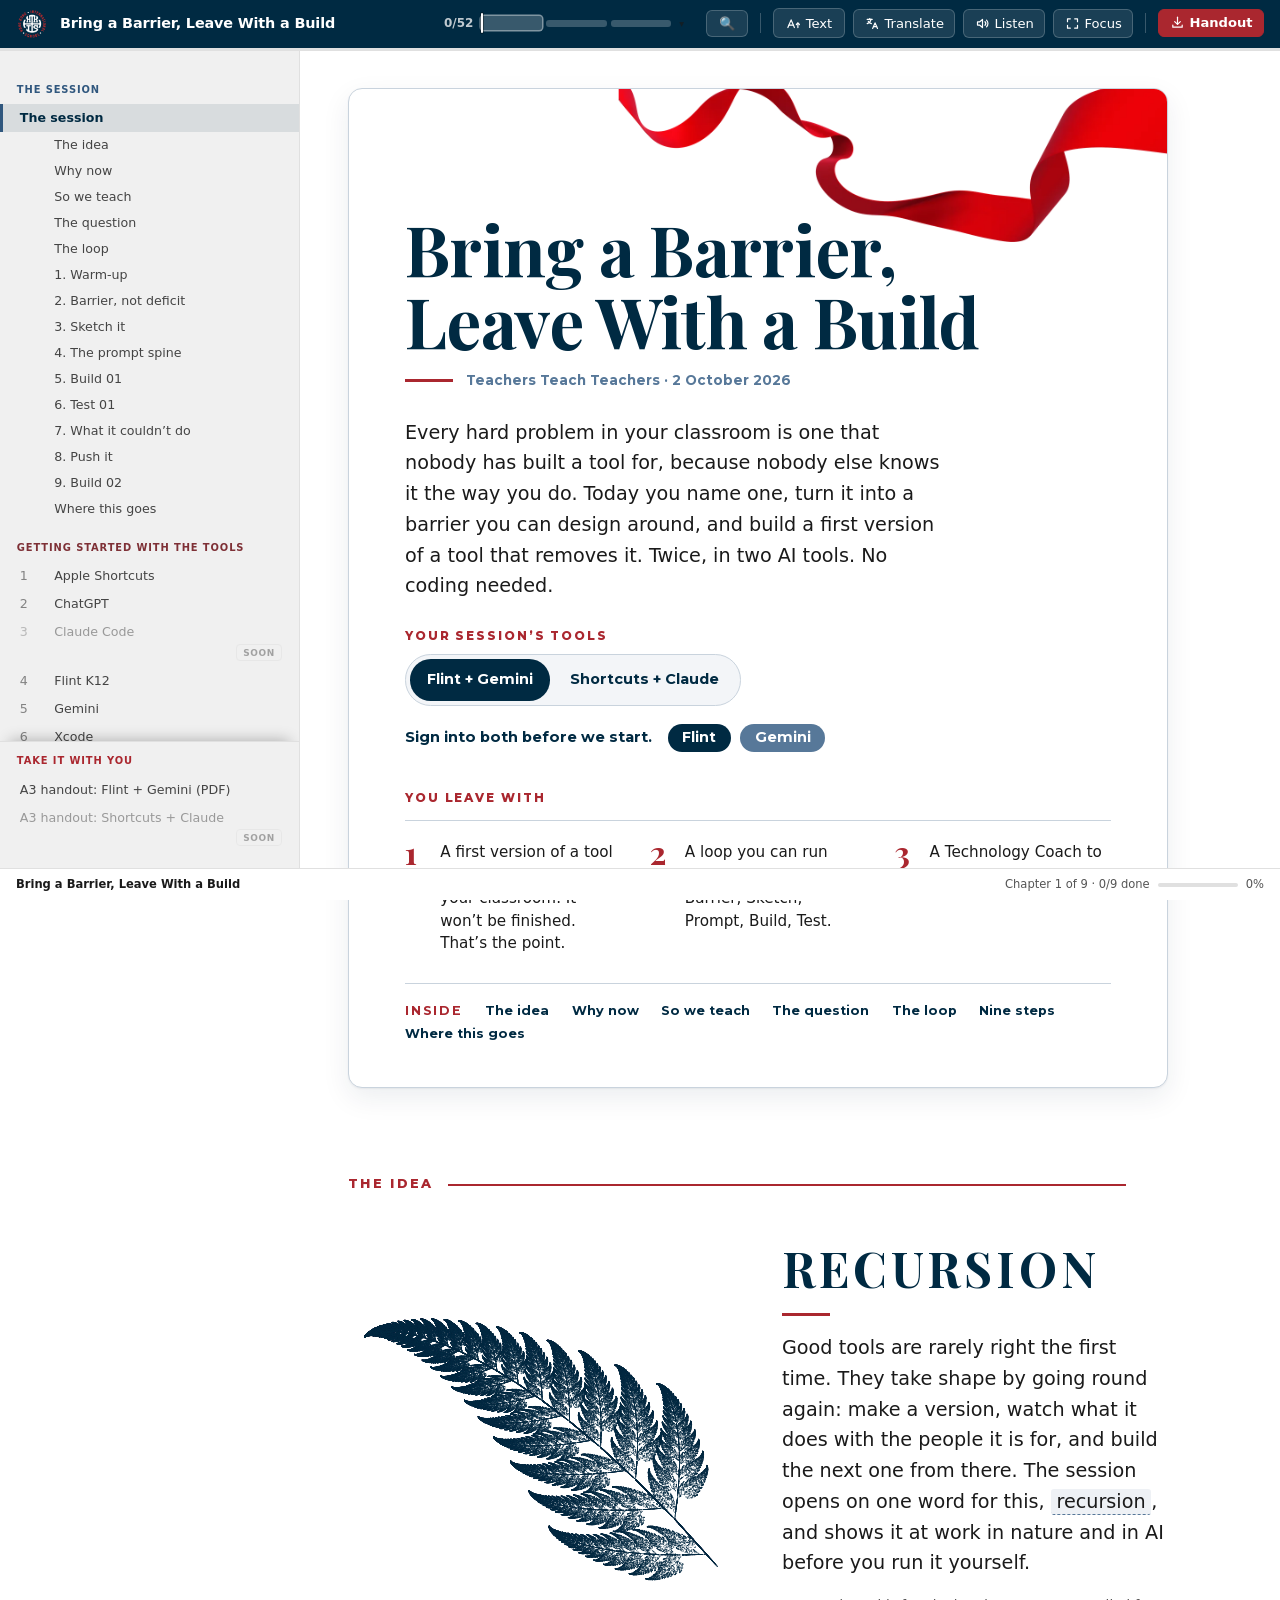
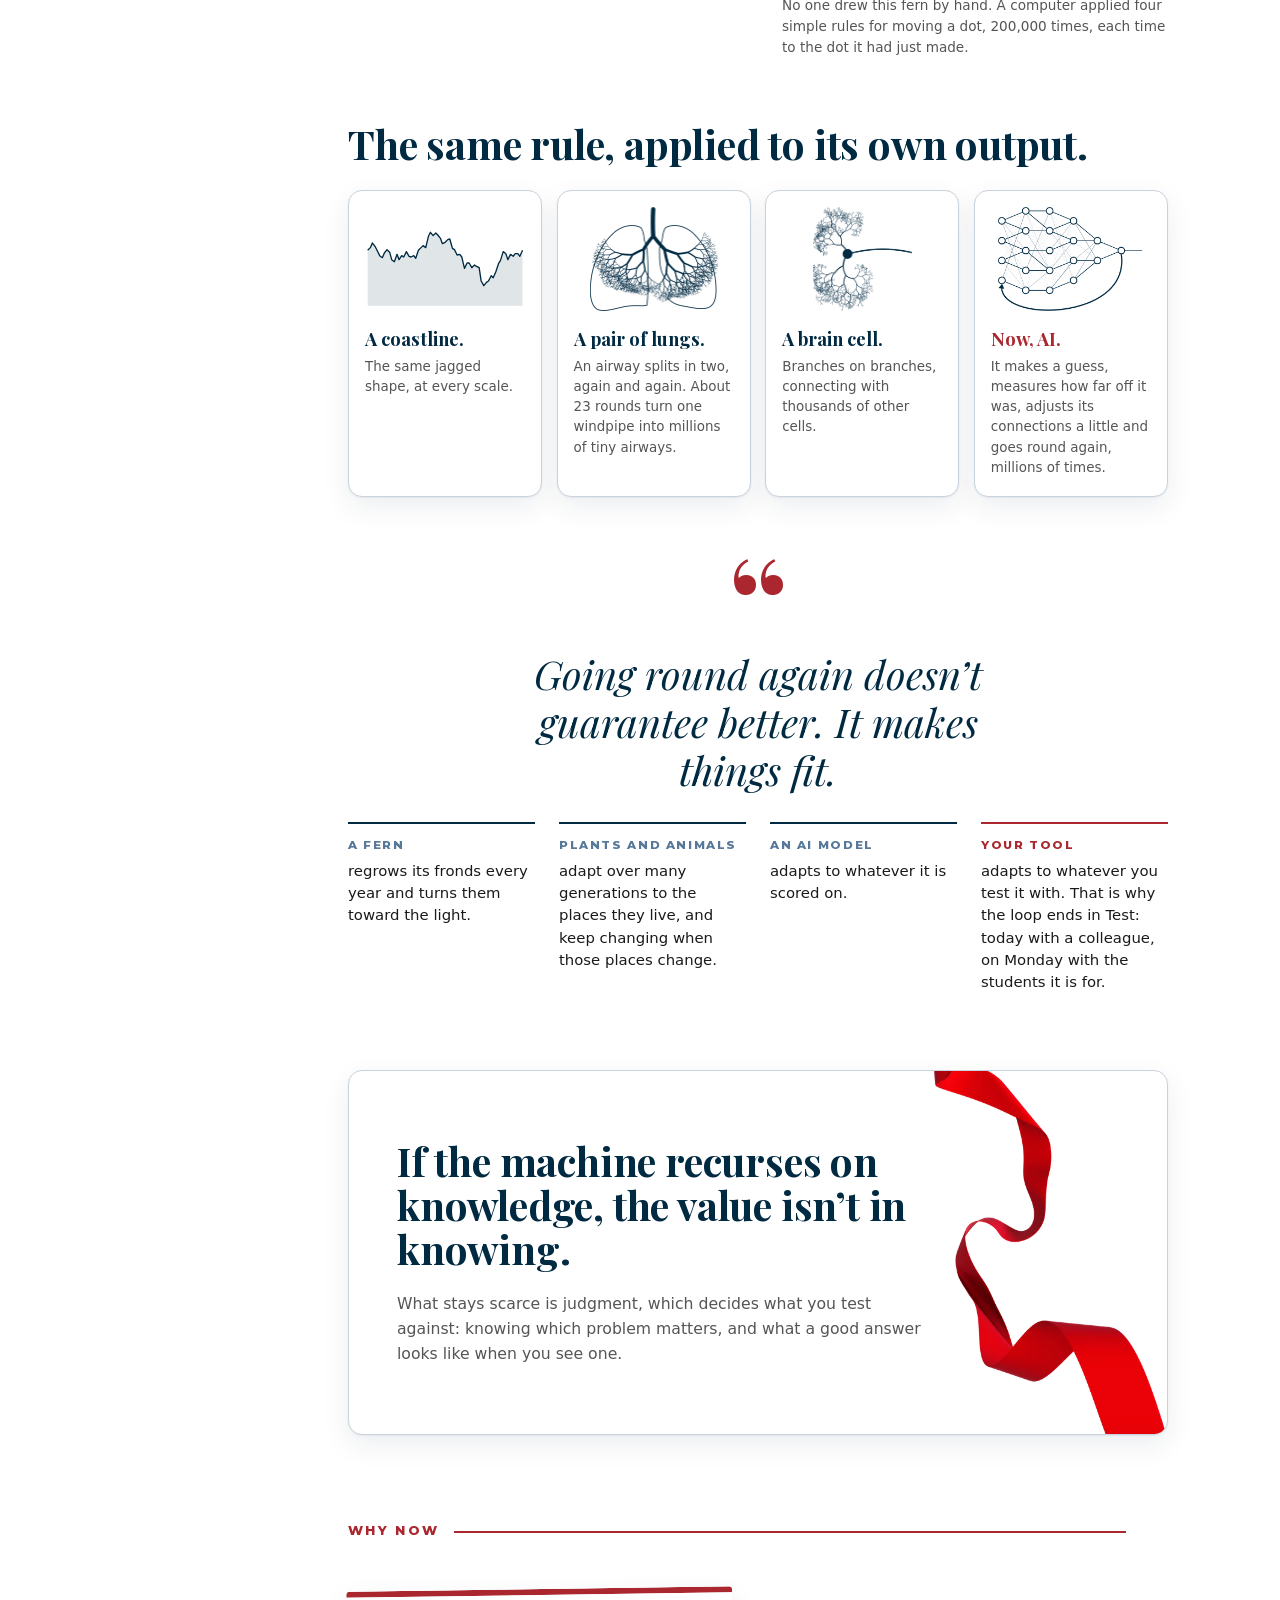
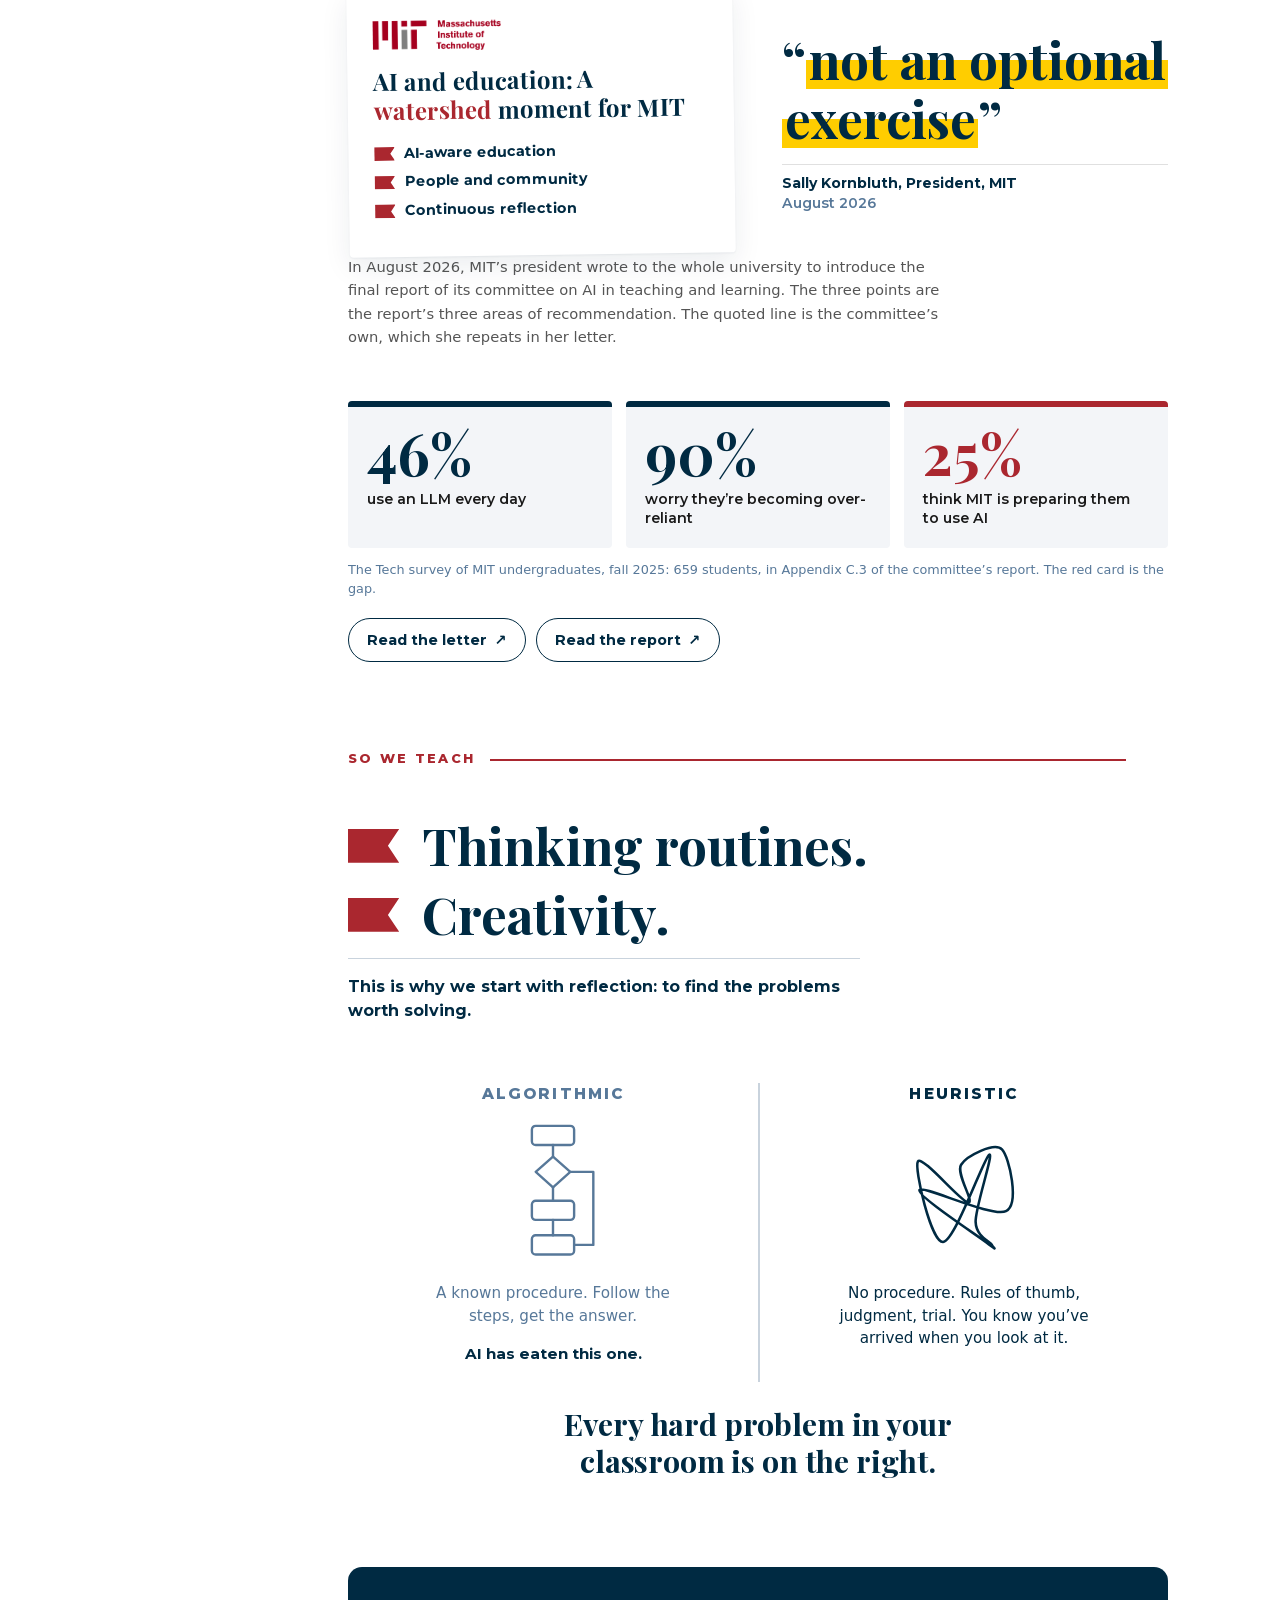
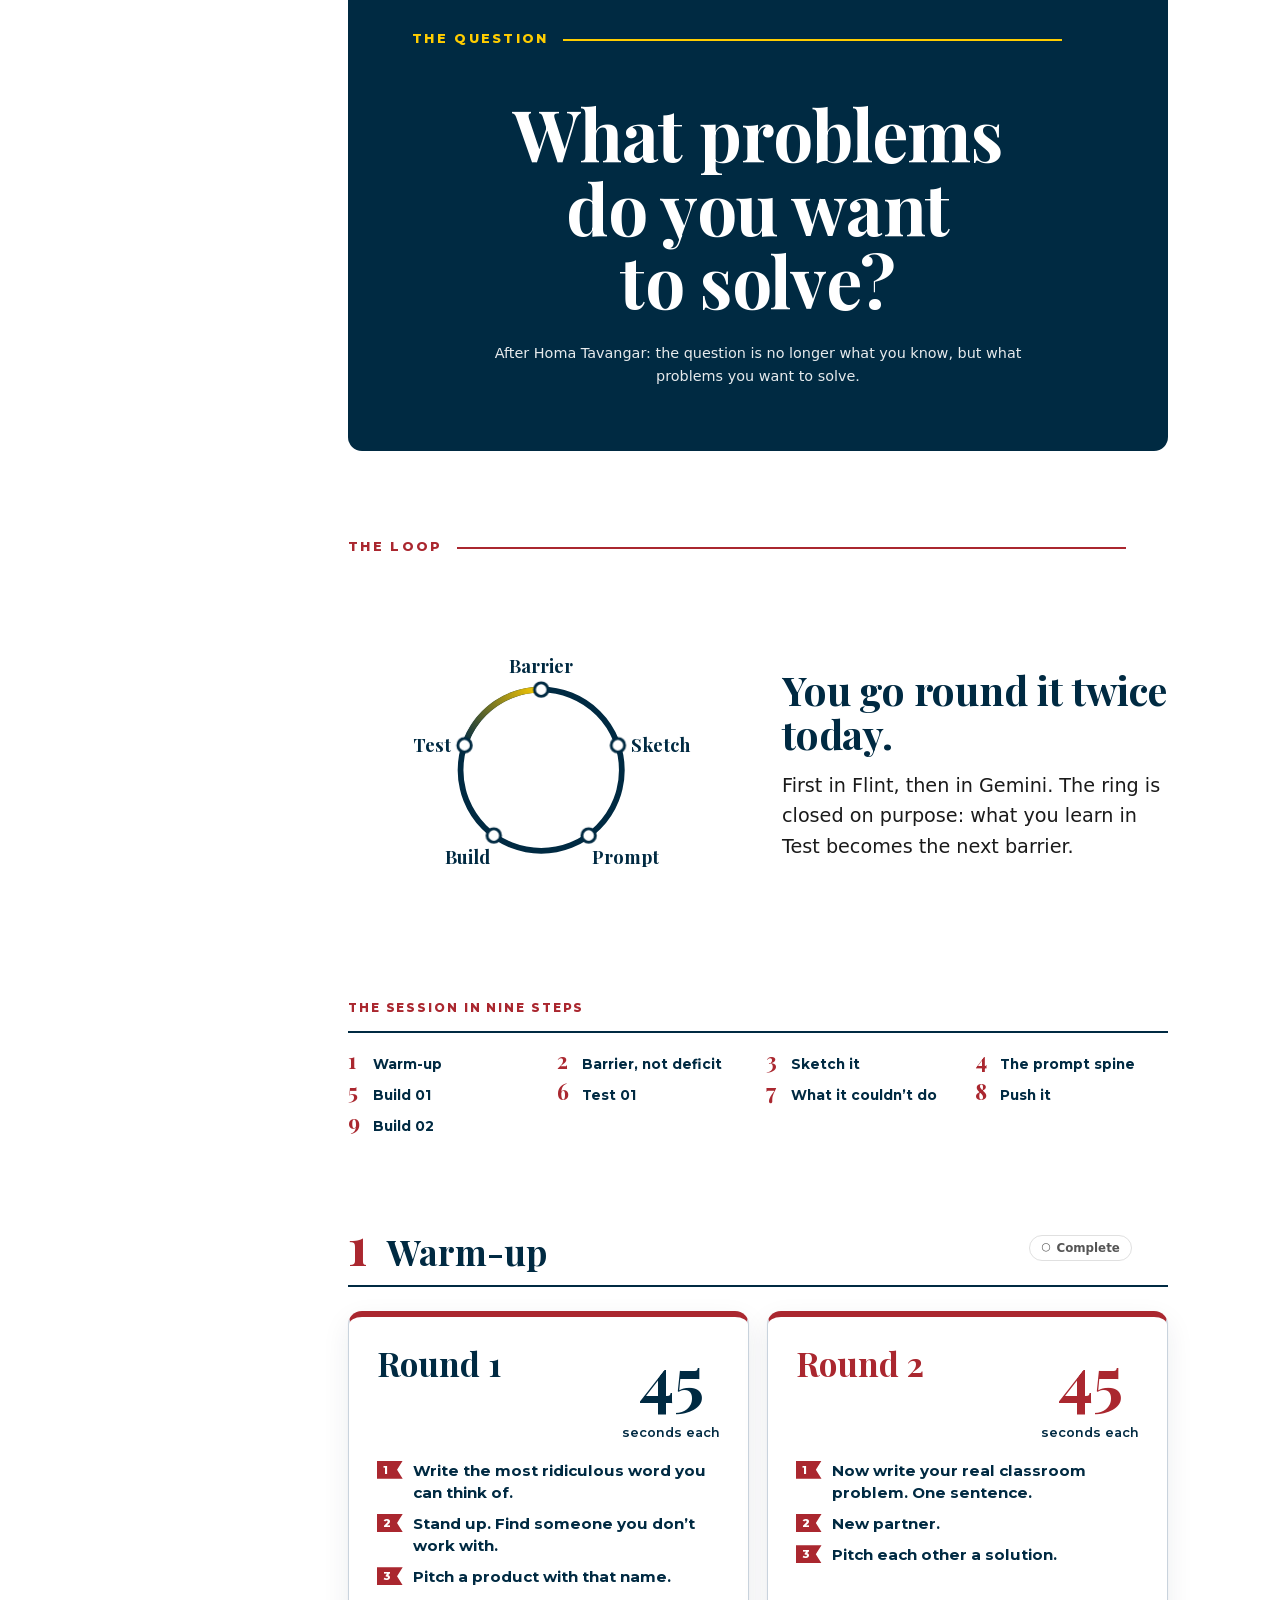
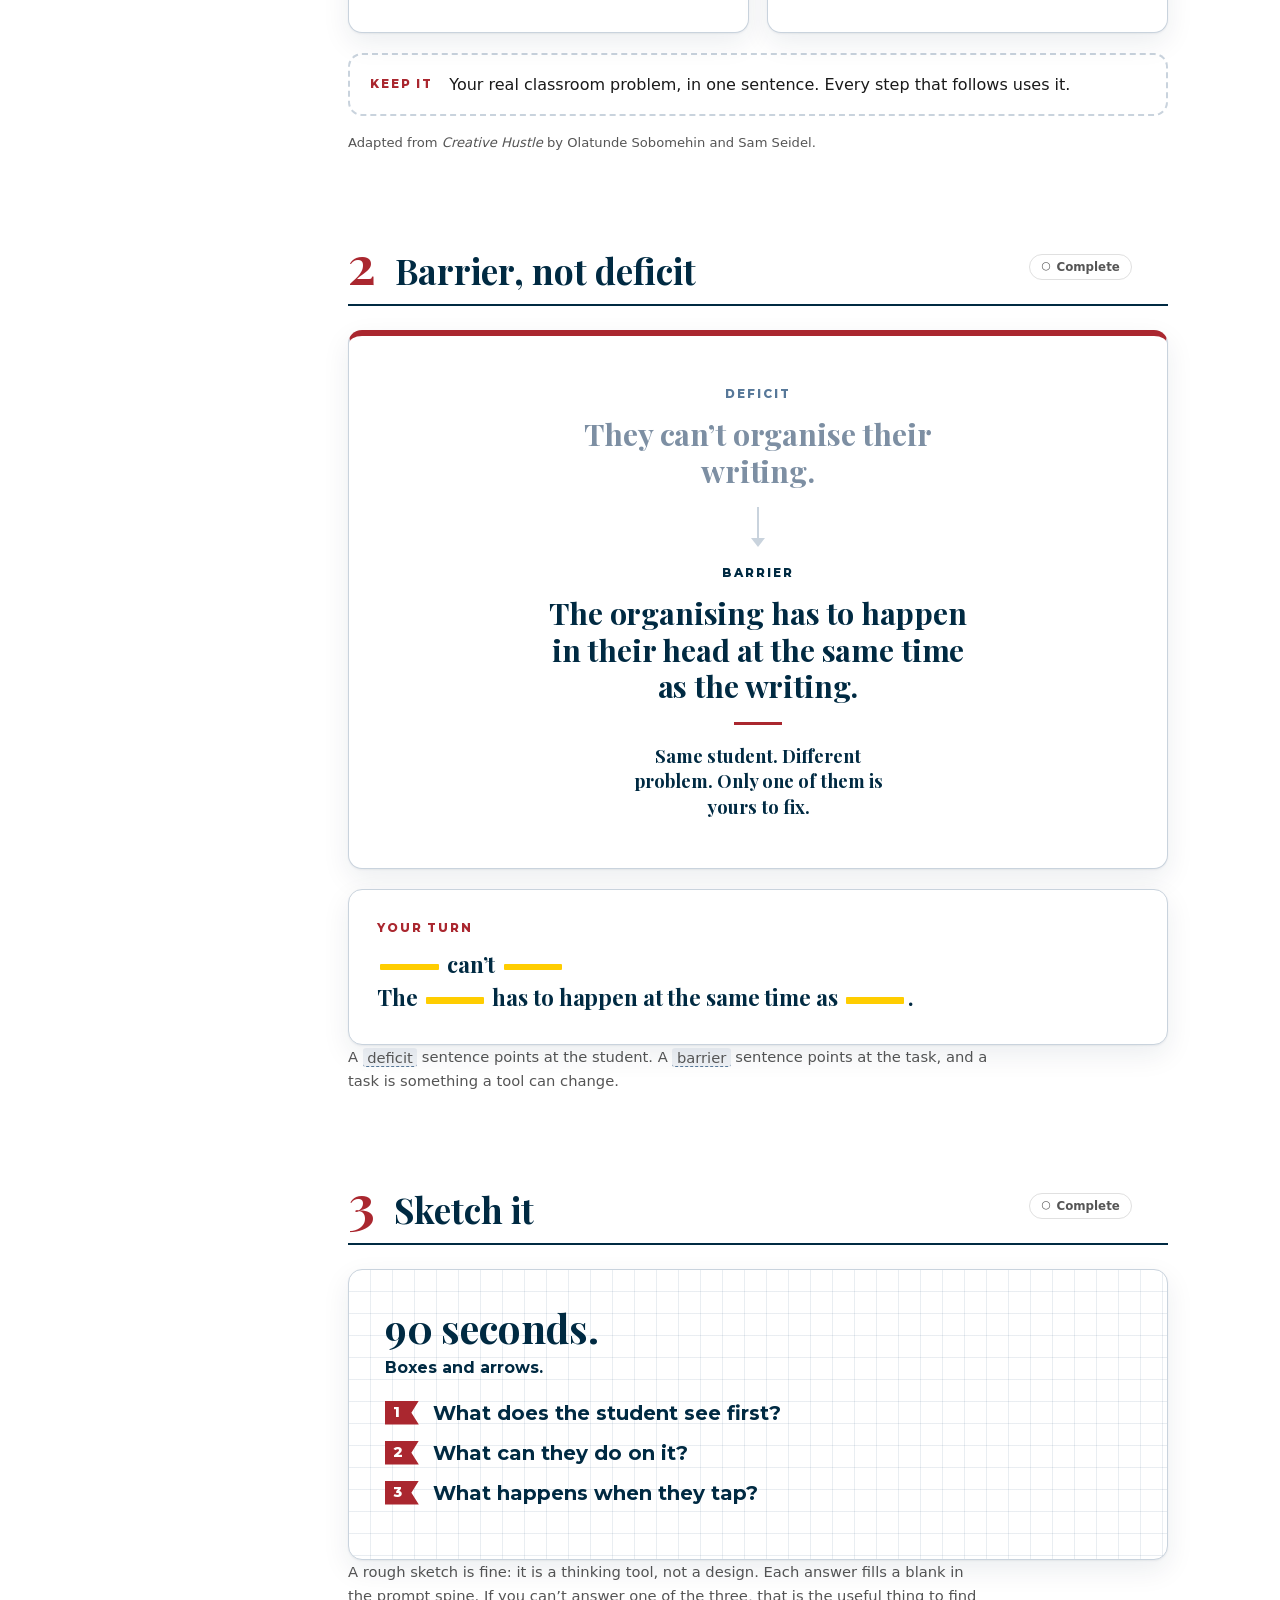
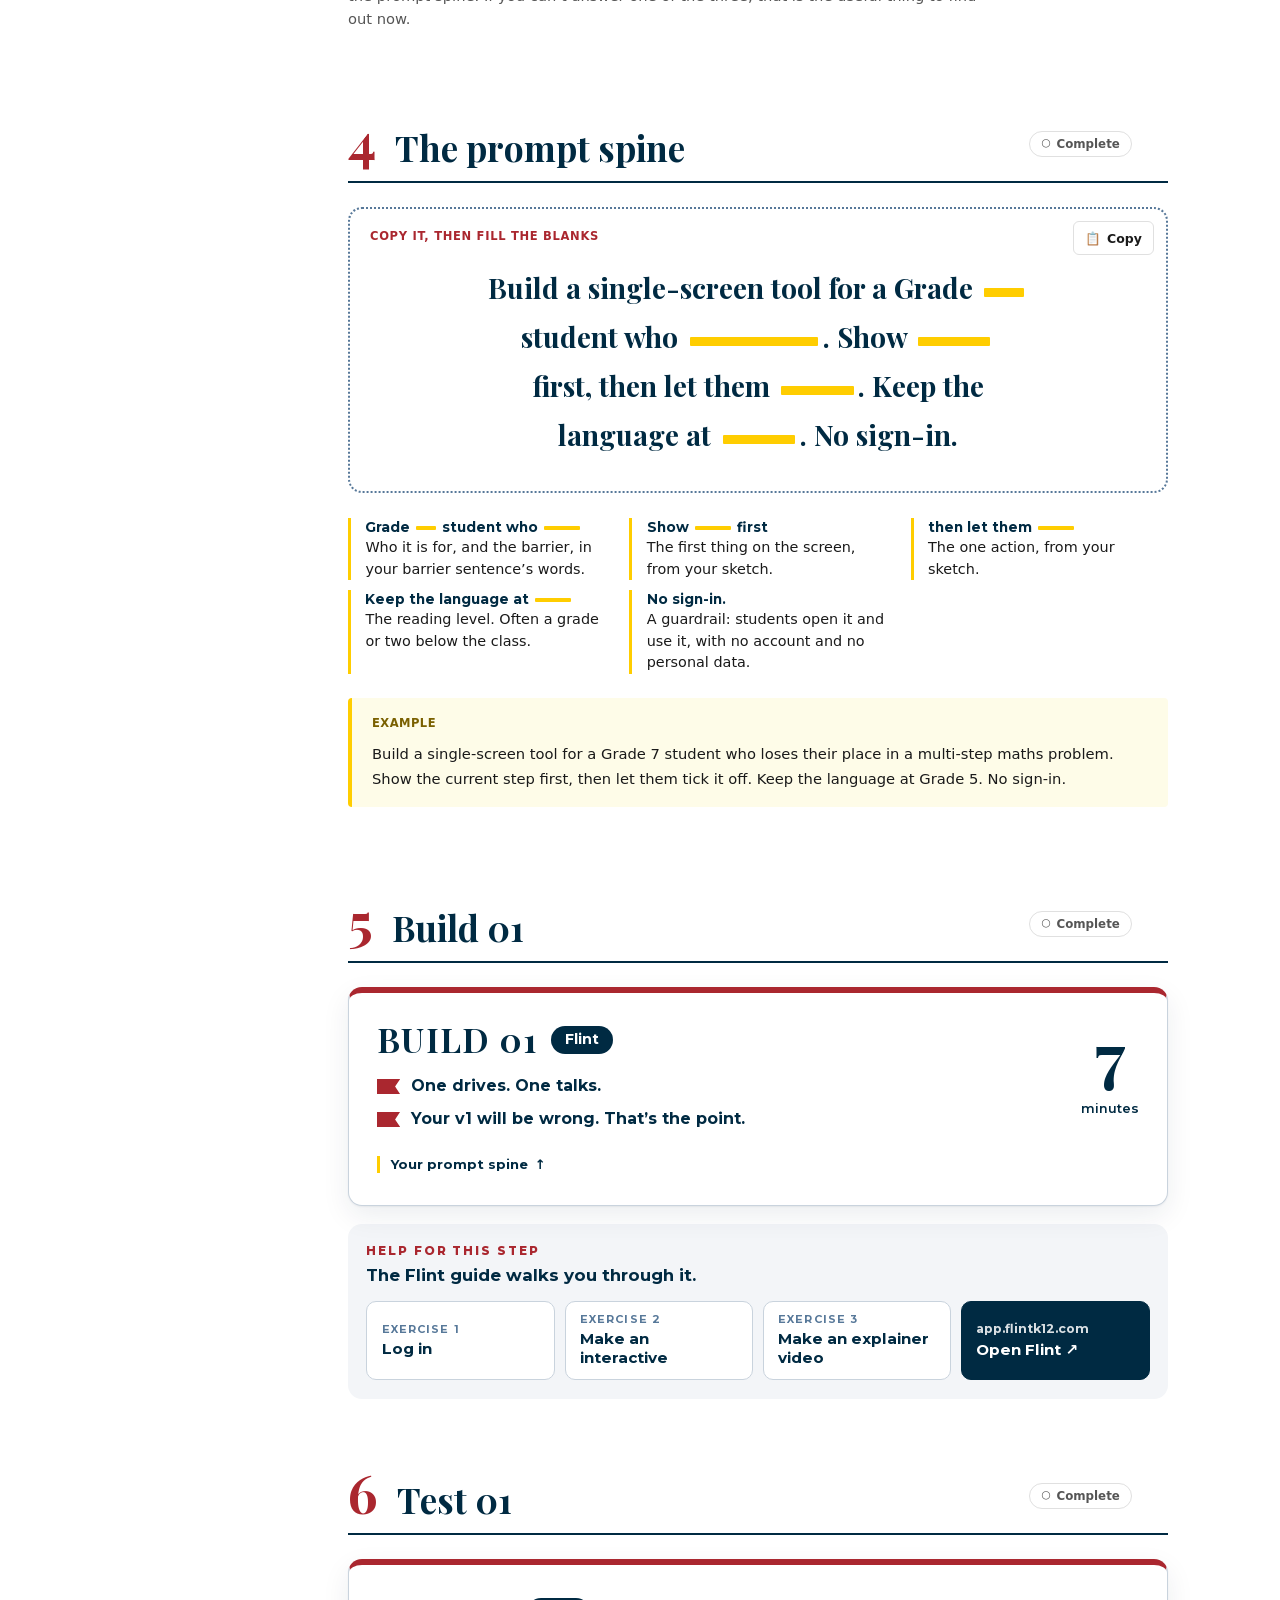
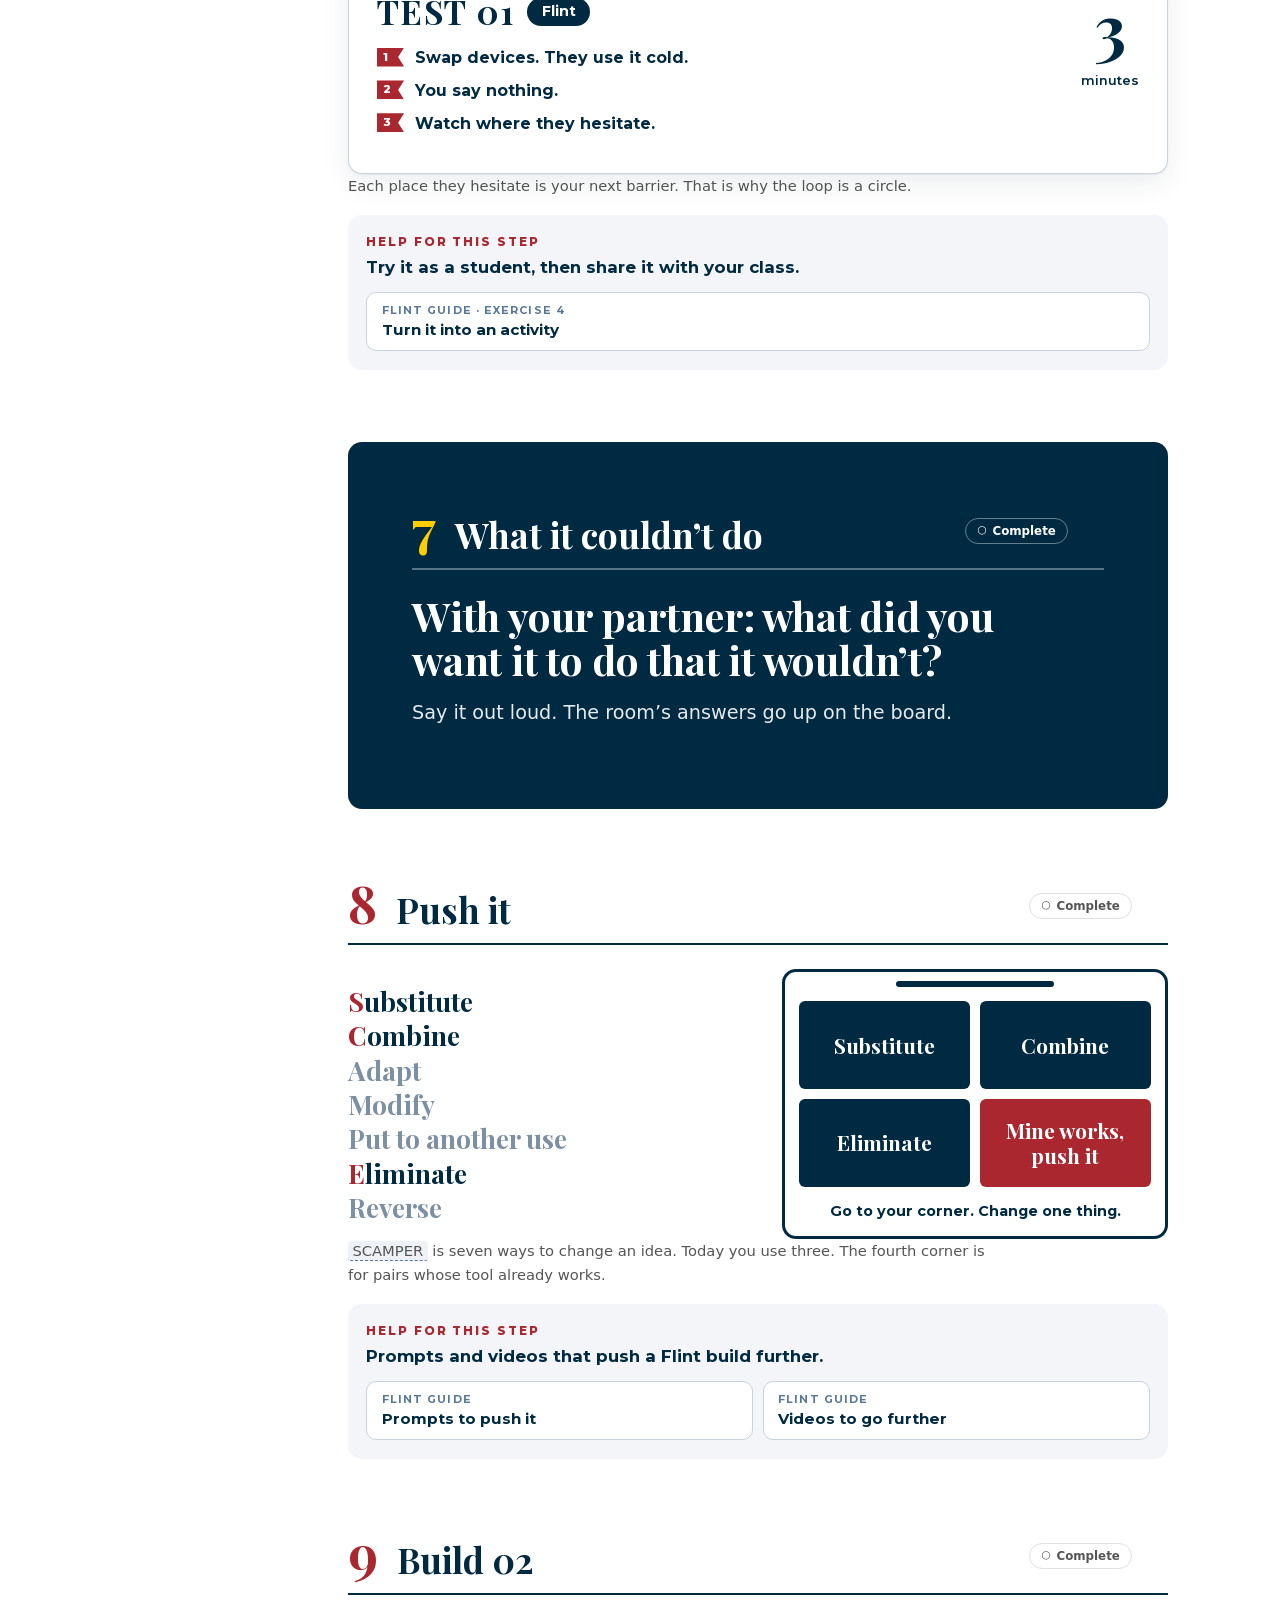
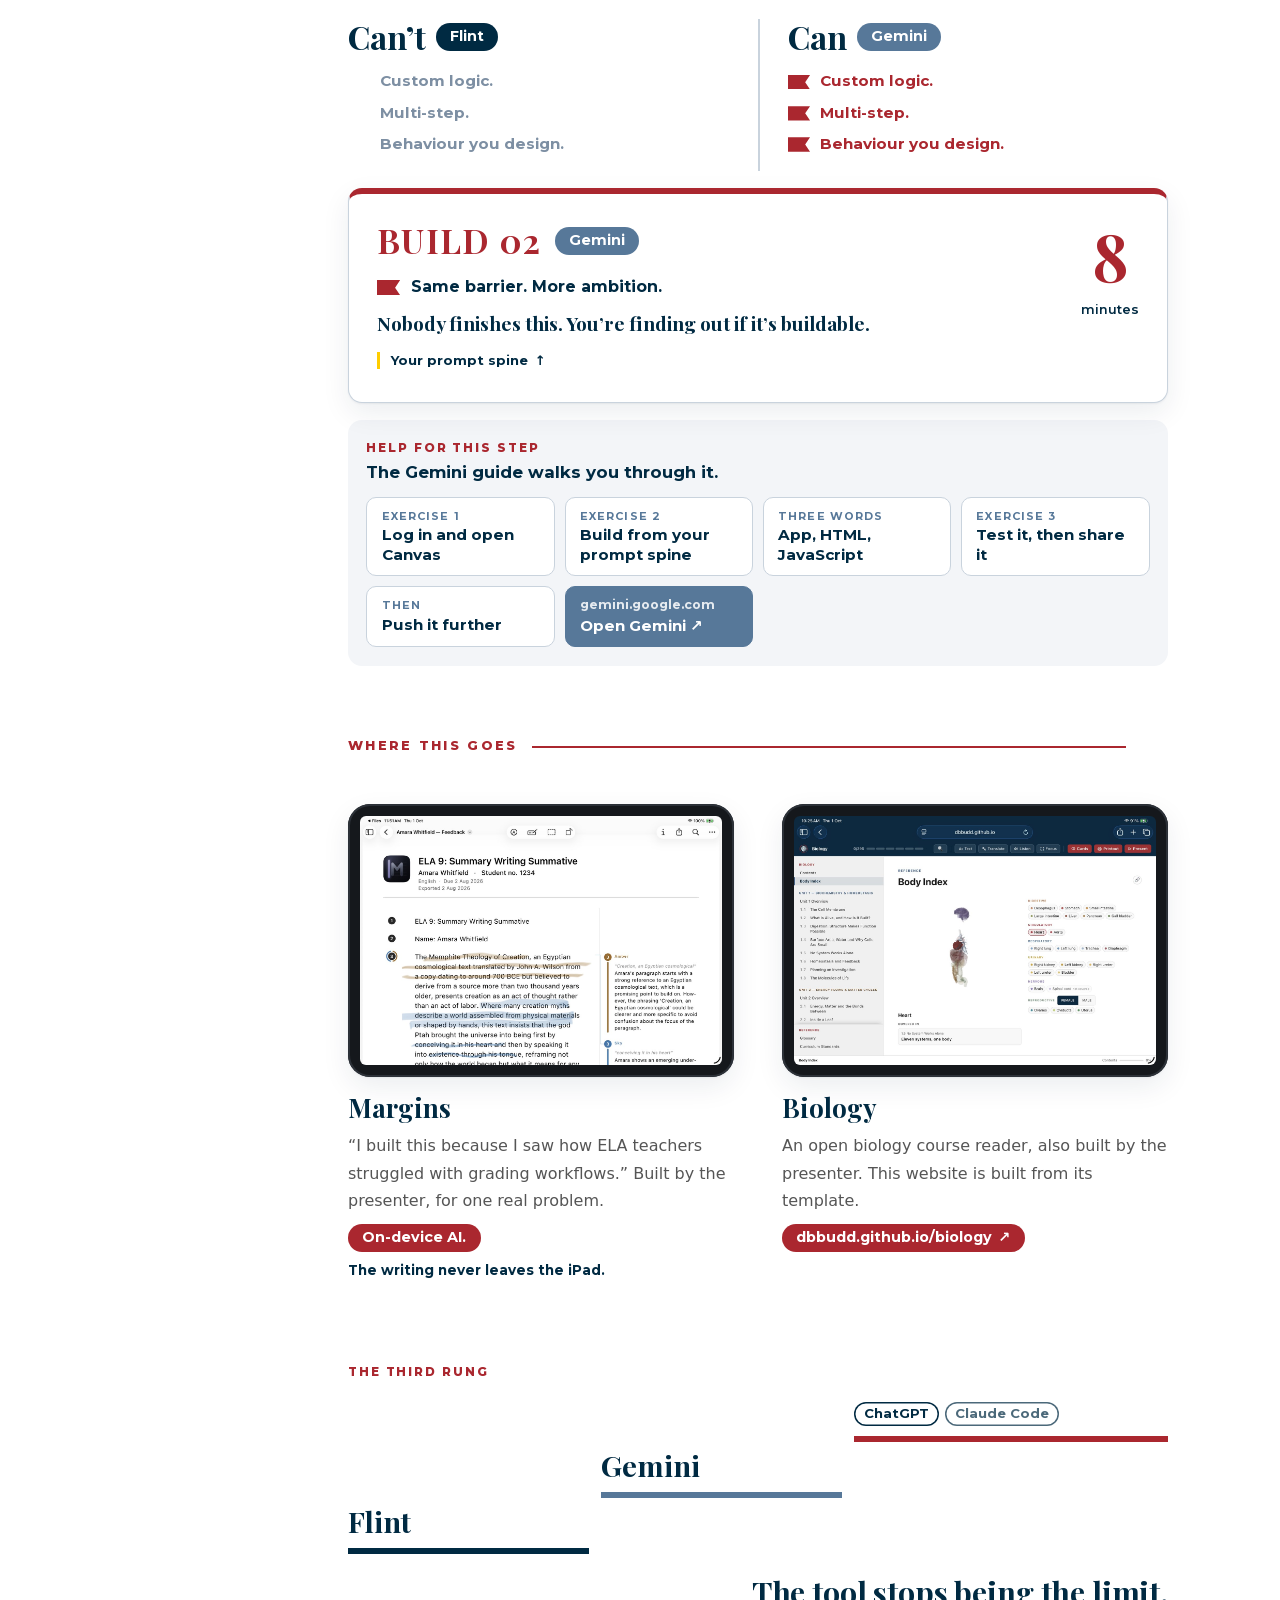
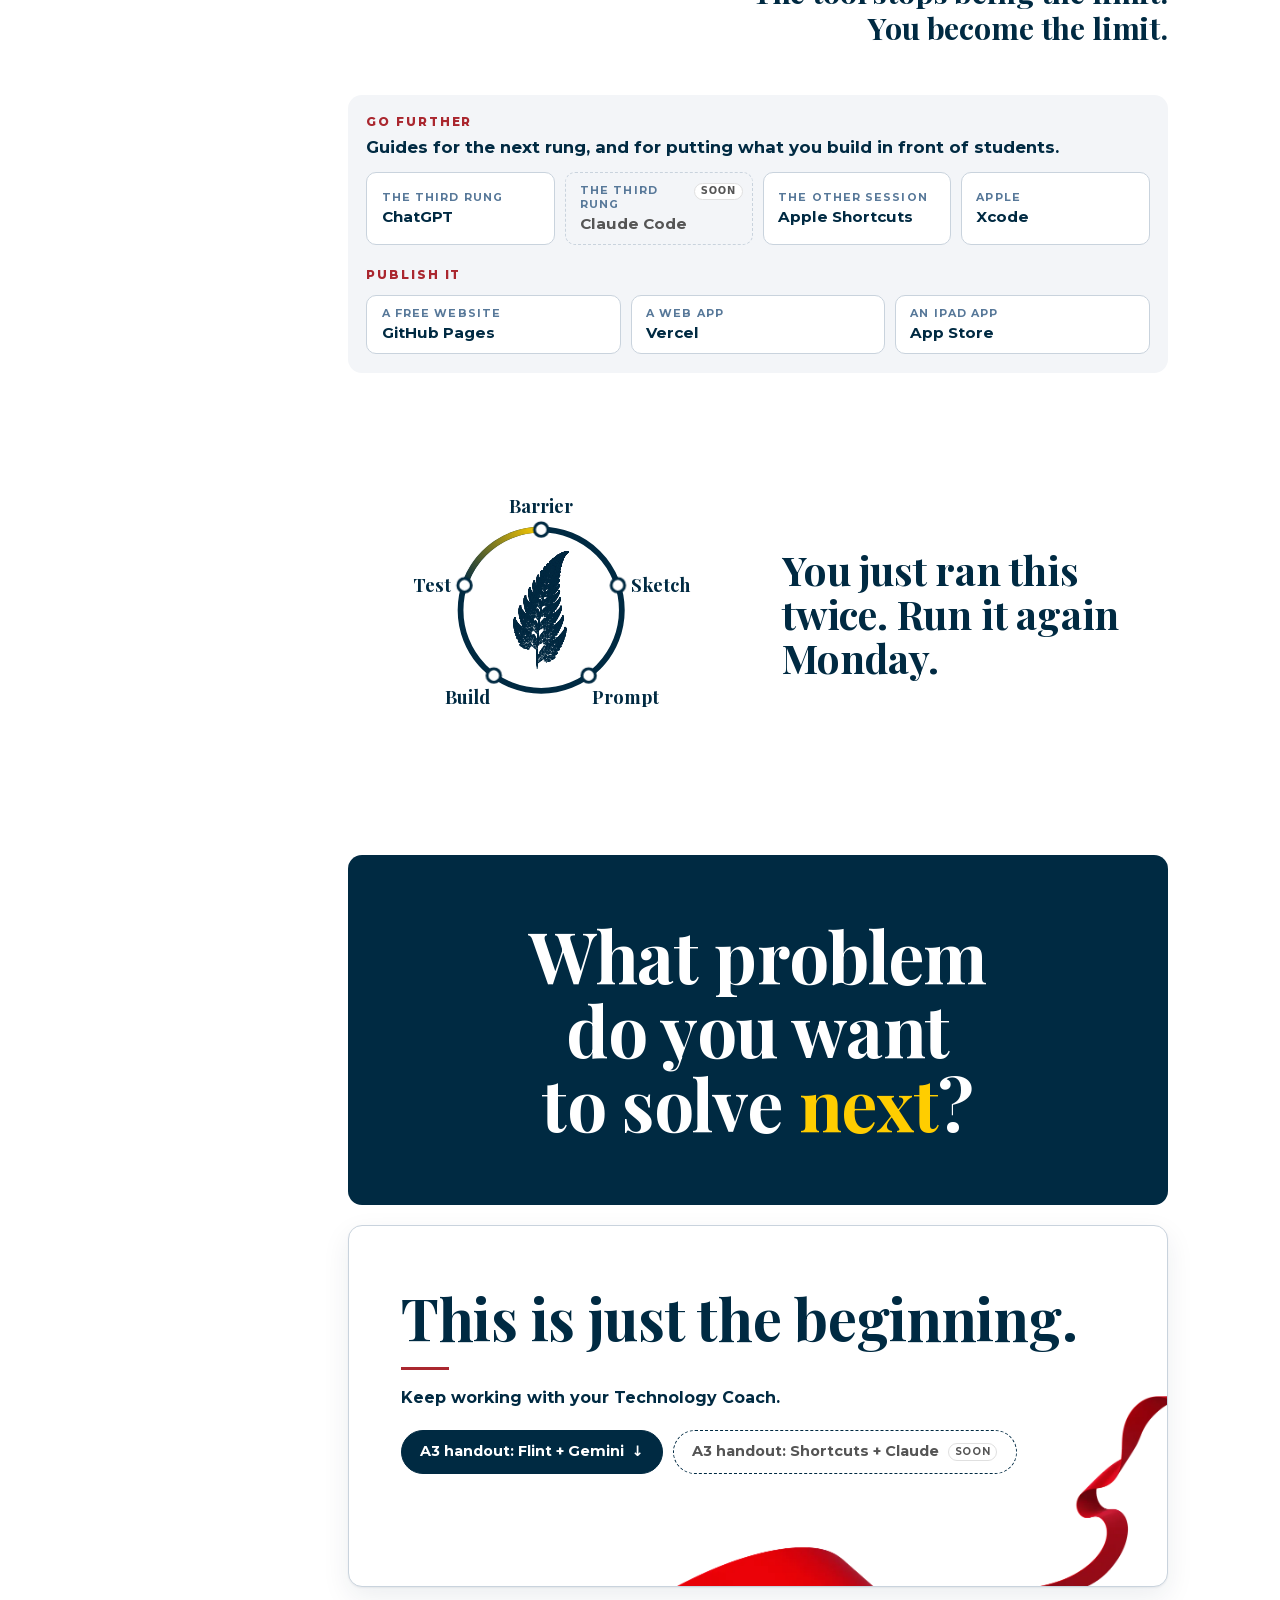
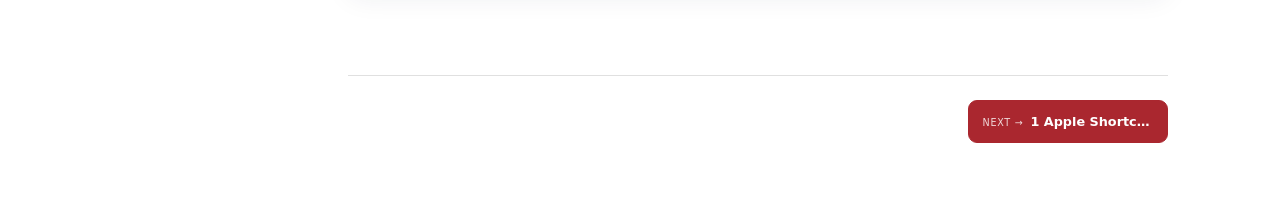
<file: index.html>
<!doctype html>
<html lang="en" data-theme="light" data-tools="flint-gemini">
<head>
<meta charset="UTF-8">
<meta name="viewport" content="width=device-width, initial-scale=1.0">
<title>Bring a Barrier, Leave With a Build — HKIS Teachers Teach Teachers</title>
<meta name="description" content="The HKIS workshop Bring a Barrier, Leave With a Build: name a barrier in your classroom, then build a first version of a tool that removes it, in two AI tools.">
<link rel="stylesheet" href="assets/course.css?v=1">
<link rel="stylesheet" href="assets/workshop.css?v=1">
<link rel="stylesheet" href="assets/magazine.css?v=1">
<script>if('scrollRestoration' in history)history.scrollRestoration='manual';</script>
<!-- The reader's pair of tools, before the page draws, so the other pair's version never flashes up (workshop.js does the rest) -->
<script>try{var t=new URLSearchParams(location.search).get('tools')||localStorage.getItem('vibe_tools');if(t==='flint-gemini'||t==='shortcuts-claude')document.documentElement.setAttribute('data-tools',t);}catch(e){}</script>
</head>
<body data-root="" data-chapter="session">

<!--
    The session, laid out like a magazine. The film's boards are rebuilt in HTML
    and CSS (assets/magazine.css): their words are the presenter's copy, word for
    word, and stay real text so Listen, Translate and Search can use them.
    The steps that use a tool link to its guide, which is where the how-to lives.
    The session runs with Flint + Gemini or with Shortcuts + Claude: anything that
    names a tool comes in two versions, marked data-for="flint-gemini" and
    data-for="shortcuts-claude", and only the reader's pair is shown (workshop.js,
    workshop.css). The cover has the switch; ?tools=shortcuts-claude opens that pair.
-->
<main class="main mag" role="main">

    <!-- ===== COVER ===== -->
    <section id="overview" class="card cover">
        <img class="ribbon" src="images/mag/ribbon-cover.webp" alt="" aria-hidden="true">
        <h1>Bring a Barrier, <br>Leave With a Build</h1>
        <p class="cover-line" data-for="flint-gemini">Teachers Teach Teachers · 2 October 2026</p>
        <p class="cover-line" data-for="shortcuts-claude">Teachers Teach Teachers</p>
        <p class="dek">Every hard problem in your classroom is one that nobody has built a tool for, because nobody else knows it the way you do. Today you name one, turn it into a barrier you can design around, and build a first version of a tool that removes it. Twice, in two AI tools. No coding needed.</p>

        <div class="tools" role="group" aria-labelledby="tools-k">
            <p class="kicker" id="tools-k">Your session’s tools</p>
            <div class="tools-switch">
                <button type="button" data-set-tools="flint-gemini" aria-pressed="true">Flint + Gemini</button>
                <button type="button" data-set-tools="shortcuts-claude" aria-pressed="false">Shortcuts + Claude</button>
            </div>
            <span class="sr-only" role="status" id="tools-live"></span>
        </div>

        <div class="signin" data-for="shortcuts-claude">
            <p>Open Shortcuts and the Claude app before we start, and sign in to Claude.</p>
            <ul class="pills">
                <li><a class="pill" href="shortcuts.html#describe">Shortcuts<span class="sr-only">: how to start</span></a></li>
                <li><a class="pill pill-r2" href="claude-code.html#open">Claude Code<span class="sr-only">: how to start</span></a></li>
            </ul>
        </div>
        <div class="signin" data-for="flint-gemini">
            <p>Sign into both before we start.</p>
            <ul class="pills">
                <li><a class="pill pill-flint" href="flint.html#log-in">Flint<span class="sr-only">: how to sign in</span></a></li>
                <li><a class="pill pill-gemini" href="gemini.html#canvas">Gemini<span class="sr-only">: how to sign in</span></a></li>
            </ul>
        </div>

        <!-- What a device needs for the Shortcuts + Claude session. From Apple's Hong Kong page, "How to get the next
             generation of Apple Intelligence" (support.apple.com/en-hk/121115), checked 3 October 2026, and from
             the Shortcuts and Claude Code guides. The Flint + Gemini session runs in a browser: nothing listed for it. -->
        <div class="needs" data-for="shortcuts-claude">
            <p class="kicker needs-k" id="needs-k">What your device needs</p>
            <ul aria-labelledby="needs-k">
                <li><b>Device</b> A Mac or iPad with an M1 chip or later, an iPad mini with an A17 Pro chip, or an iPhone 15 Pro or later.</li>
                <li><b>Software</b> macOS 27, iPadOS 27 or iOS 27, to describe a shortcut.</li>
                <li><b>Apple Intelligence</b> Turned on. The device language and the Siri language must be the same supported language.</li>
                <li><b>Free space</b> Up to 14 GB, for Apple Intelligence.</li>
                <li><b>Connection</b> The internet, to describe a shortcut.</li>
                <li><b>For Round 2</b> The Claude app, on a Mac, with a paid Claude plan. Claude Code is in its Code tab.</li>
            </ul>
        </div>

        <p class="kicker leave-k">You leave with</p>
        <ol class="leave">
            <li>A first version of a tool for one real barrier in your classroom. It won’t be finished. That’s the point.</li>
            <li>A loop you can run again on your own: Barrier, Sketch, Prompt, Build, Test.</li>
            <li>A Technology Coach to keep working with.</li>
        </ol>

        <ul class="issue" aria-label="On this page">
            <li class="issue-k" aria-hidden="true">Inside</li>
            <li><a href="#recursion">The idea</a></li>
            <li><a href="#watershed">Why now</a></li>
            <li><a href="#so-we-teach">So we teach</a></li>
            <li><a href="#the-question">The question</a></li>
            <li><a href="#the-loop">The loop</a></li>
            <li><a href="#warm-up">Nine steps</a></li>
            <li><a href="#next">Where this goes</a></li>
        </ul>
    </section>

    <!-- ===== THE IDEA (B01 to B03) ===== -->
    <section id="recursion" class="feature">
        <h2>The idea</h2>

        <div class="spread">
            <div class="fern-art" data-fern aria-hidden="true">
                <img class="ink-art" src="images/mag/fern.webp" alt="" width="640" height="407">
            </div>
            <div>
                <p class="d-xl tracked">Recursion</p>
                <span class="rule"></span>
                <p class="dek">Good tools are rarely right the first time. They take shape by going round again: make a version, watch what it does with the people it is for, and build the next one from there. The session opens on one word for this, <span class="term">recursion</span>, and shows it at work in nature and in AI before you run it yourself.</p>
                <p class="fern-note">No one drew this fern by hand. A computer applied four simple rules for moving a dot, 200,000 times, each time to the dot it had just made.</p>
            </div>
        </div>

        <div class="same-rule">
            <p class="d-l">The same rule, applied to its own output.</p>
            <ul class="plates">
                <li class="card plate">
                    <div class="plate-art" aria-hidden="true">
                        <svg viewBox="0 0 240 140" focusable="false">
                            <path fill="currentColor" opacity="0.12" d="M4 57 L8 53 L11 46 L15 51 L18 57 L22 65 L26 68 L29 61 L33 56 L37 60 L40 71 L44 74 L48 63 L51 71 L55 65 L58 67 L62 59 L66 66 L69 67 L73 65 L76 69 L80 57 L84 53 L87 50 L91 53 L95 36 L98 30 L102 35 L106 31 L109 34 L113 39 L116 47 L120 45 L124 41 L127 40 L131 54 L134 56 L138 64 L142 63 L145 67 L149 84 L153 76 L156 76 L160 83 L164 79 L167 81 L171 83 L174 103 L178 110 L182 105 L185 103 L189 95 L192 98 L196 89 L200 77 L203 72 L207 59 L211 62 L214 71 L218 63 L222 66 L225 62 L229 62 L232 66 L236 57 L236 140 L4 140 Z"></path>
                            <path fill="none" stroke="currentColor" stroke-width="2" stroke-linejoin="round" d="M4 57 L8 53 L11 46 L15 51 L18 57 L22 65 L26 68 L29 61 L33 56 L37 60 L40 71 L44 74 L48 63 L51 71 L55 65 L58 67 L62 59 L66 66 L69 67 L73 65 L76 69 L80 57 L84 53 L87 50 L91 53 L95 36 L98 30 L102 35 L106 31 L109 34 L113 39 L116 47 L120 45 L124 41 L127 40 L131 54 L134 56 L138 64 L142 63 L145 67 L149 84 L153 76 L156 76 L160 83 L164 79 L167 81 L171 83 L174 103 L178 110 L182 105 L185 103 L189 95 L192 98 L196 89 L200 77 L203 72 L207 59 L211 62 L214 71 L218 63 L222 66 L225 62 L229 62 L232 66 L236 57"></path>
                        </svg>
                    </div>
                    <p class="plate-t">A coastline.</p>
                    <p class="plate-c">The same jagged shape, at every scale.</p>
                </li>
                <li class="card plate">
                    <div class="plate-art" aria-hidden="true"><img class="ink-art" src="images/mag/lungs.webp" alt="" width="513" height="416"></div>
                    <p class="plate-t">A pair of lungs.</p>
                    <p class="plate-c">An airway splits in two, again and again. About 23 rounds turn one windpipe into millions of tiny airways.</p>
                </li>
                <li class="card plate">
                    <div class="plate-art" aria-hidden="true"><img class="ink-art" src="images/mag/brain-cell.webp" alt="" width="440" height="463"></div>
                    <p class="plate-t">A brain cell.</p>
                    <p class="plate-c">Branches on branches, connecting with thousands of other cells.</p>
                </li>
                <li class="card plate plate-now">
                    <div class="plate-art" aria-hidden="true"><img class="ink-art" src="images/mag/network.webp" alt="" width="526" height="377"></div>
                    <p class="plate-t">Now, AI.</p>
                    <p class="plate-c">It makes a guess, measures how far off it was, adjusts its connections a little and goes round again, millions of times.</p>
                </li>
            </ul>
        </div>

        <blockquote class="pull">
            <p>Going round again doesn’t guarantee better. It makes things fit.</p>
        </blockquote>
        <ul class="fit">
            <li><p class="fit-k">A fern</p><p>regrows its fronds every year and turns them toward the light.</p></li>
            <li><p class="fit-k">Plants and animals</p><p>adapt over many generations to the places they live, and keep changing when those places change.</p></li>
            <li><p class="fit-k">An AI model</p><p>adapts to whatever it is scored on.</p></li>
            <li class="fit-you"><p class="fit-k">Your tool</p><p>adapts to whatever you test it with. That is why the loop ends in Test: today with a colleague, on Monday with the students it is for.</p></li>
        </ul>

        <div class="card statement">
            <img class="ribbon" src="images/mag/ribbon-fall.webp" alt="" aria-hidden="true">
            <p class="d-l">If the machine recurses on knowledge, the value isn’t in knowing.</p>
            <p class="statement-sub">What stays scarce is judgment, which decides what you test against: knowing which problem matters, and what a good answer looks like when you see one.</p>
        </div>
    </section>

    <!-- ===== WHY NOW (B04, B05) ===== -->
    <section id="watershed" class="feature">
        <h2>Why now</h2>

        <div class="mit">
            <div class="poster">
                <img class="poster-logo" src="images/mit-logo.png" alt="MIT" width="1270" height="300">
                <p class="poster-title">AI and education: A <span class="red">watershed</span> moment for MIT</p>
                <ul class="tabs">
                    <li>AI-aware education</li>
                    <li>People and community</li>
                    <li>Continuous reflection</li>
                </ul>
            </div>
            <figure class="quote">
                <blockquote><p>“<mark>not an optional exercise</mark>”</p></blockquote>
                <figcaption>Sally Kornbluth, President, MIT <span>August 2026</span></figcaption>
            </figure>
        </div>

        <p class="aside">In August 2026, MIT’s president wrote to the whole university to introduce the final report of its committee on AI in teaching and learning. The three points are the report’s three areas of recommendation. The quoted line is the committee’s own, which she repeats in her letter.</p>

        <ul class="stats">
            <li><p class="stat-n">46%</p><p class="stat-l">use an LLM every day</p></li>
            <li><p class="stat-n">90%</p><p class="stat-l">worry they’re becoming over-reliant</p></li>
            <li class="stat-red"><p class="stat-n">25%</p><p class="stat-l">think MIT is preparing them to use AI</p></li>
        </ul>
        <p class="source">The Tech survey of MIT undergraduates, fall 2025: 659 students, in Appendix C.3 of the committee’s report. The red card is the gap.</p>

        <ul class="btn-row">
            <li><a class="m-btn" href="https://orgchart.mit.edu/letters/ai-and-education-watershed-moment-mit" target="_blank" rel="noopener noreferrer">Read the letter <span aria-hidden="true">↗</span></a></li>
            <li><a class="m-btn" href="https://aiandeducation.mit.edu/" target="_blank" rel="noopener noreferrer">Read the report <span aria-hidden="true">↗</span></a></li>
        </ul>
    </section>

    <!-- ===== SO WE TEACH (B05T, B07) ===== -->
    <section id="so-we-teach" class="feature">
        <h2>So we teach</h2>

        <ul class="tabs tabs-xl">
            <li>Thinking routines.</li>
            <li>Creativity.</li>
        </ul>
        <p class="teach-why">This is why we start with reflection: to find the problems worth solving.</p>

        <div class="split">
            <div class="split-a">
                <p class="split-k">Algorithmic</p>
                <svg viewBox="0 0 120 150" fill="none" stroke="currentColor" stroke-width="2.5" stroke-linecap="round" stroke-linejoin="round" aria-hidden="true" focusable="false">
                    <rect x="38" y="4" width="44" height="20" rx="4"></rect>
                    <path d="M60 24v12"></path>
                    <path d="M60 36l18 16-18 16-18-16z"></path>
                    <path d="M60 68v14"></path>
                    <rect x="38" y="82" width="44" height="20" rx="4"></rect>
                    <path d="M60 102v16"></path>
                    <rect x="38" y="118" width="44" height="20" rx="4"></rect>
                    <path d="M78 52h24v76H82"></path>
                </svg>
                <p>A known procedure. Follow the steps, get the answer.</p>
                <p class="split-eaten">AI has eaten this one.</p>
            </div>
            <div class="split-h">
                <p class="split-k">Heuristic</p>
                <svg viewBox="0 0 120 140" fill="none" stroke="currentColor" stroke-width="2.5" stroke-linecap="round" stroke-linejoin="round" aria-hidden="true" focusable="false">
                    <path d="M71.3 97.1 C71.8 111.7 85.4 116.2 87.2 119.6 C89.0 122.9 93.8 126.2 82.1 117.3 C70.3 108.4 13.5 71.3 16.7 66.1 C19.8 61.0 87.4 93.3 100.8 86.7 C114.2 80.1 104.2 34.2 96.9 26.7 C89.6 19.2 62.6 33.0 57.2 41.6 C51.7 50.2 71.0 78.8 64.0 78.3 C57.0 77.7 19.3 31.9 15.2 38.3 C11.2 44.7 28.2 117.7 39.7 116.6 C51.3 115.6 79.2 35.1 84.4 31.9 C89.7 28.6 70.9 82.5 71.3 97.1"></path>
                </svg>
                <p>No procedure. Rules of thumb, judgment, trial. You know you’ve arrived when you look at it.</p>
            </div>
        </div>
        <p class="d-m center hard">Every hard problem in your classroom is on the right.</p>
    </section>

    <!-- ===== THE QUESTION (B06) ===== -->
    <section id="the-question" class="feature panel">
        <h2>The question</h2>
        <p class="d-xxl center question">What problems <br>do you want <br>to solve?</p>
        <p class="center question-credit">After Homa Tavangar: the question is no longer what you know, but what problems you want to solve.</p>
    </section>

    <!-- ===== THE LOOP (B05L) ===== -->
    <section id="the-loop" class="feature">
        <h2>The loop</h2>

        <div class="loop-wrap">
            <div class="loop" data-loop>
                <div class="loop-ring">
                    <svg viewBox="0 0 240 240" aria-hidden="true" focusable="false">
                        <defs>
                            <linearGradient id="loop-gold-1" gradientUnits="userSpaceOnUse" x1="40" y1="94" x2="120" y2="36">
                                <stop offset="0" class="loop-g0"></stop>
                                <stop offset="1" class="loop-g1"></stop>
                            </linearGradient>
                        </defs>
                        <circle class="loop-track" cx="120" cy="120" r="84" transform="rotate(-90 120 120)"></circle>
                        <path class="loop-gold" stroke="url(#loop-gold-1)" d="M40.1 94 A84 84 0 0 1 120 36"></path>
                        <circle class="loop-dot" cx="120" cy="36" r="7" style="--i:0"></circle>
                        <circle class="loop-dot" cx="199.9" cy="94" r="7" style="--i:1"></circle>
                        <circle class="loop-dot" cx="169.4" cy="188" r="7" style="--i:2"></circle>
                        <circle class="loop-dot" cx="70.6" cy="188" r="7" style="--i:3"></circle>
                        <circle class="loop-dot" cx="40.1" cy="94" r="7" style="--i:4"></circle>
                    </svg>
                    <ol class="loop-st">
                        <li class="st-1" style="--i:0"><a href="#barrier">Barrier</a></li>
                        <li class="st-2" style="--i:1"><a href="#sketch">Sketch</a></li>
                        <li class="st-3" style="--i:2"><a href="#prompt-spine">Prompt</a></li>
                        <li class="st-4" style="--i:3"><a href="#build-01">Build</a></li>
                        <li class="st-5" style="--i:4"><a href="#test-01">Test</a></li>
                    </ol>
                </div>
            </div>
            <div>
                <p class="d-l">You go round it twice today.</p>
                <p class="dek" data-for="flint-gemini">First in Flint, then in Gemini. The ring is closed on purpose: what you learn in Test becomes the next barrier.</p>
                <p class="dek" data-for="shortcuts-claude">First in Shortcuts, then in Claude Code. The ring is closed on purpose: what you learn in Test becomes the next barrier.</p>
            </div>
        </div>

        <p class="kicker agenda-k">The session in nine steps</p>
        <ol class="agenda">
            <li><a href="#warm-up"><span>Warm-up</span></a></li>
            <li><a href="#barrier"><span>Barrier, not deficit</span></a></li>
            <li><a href="#sketch"><span>Sketch it</span></a></li>
            <li><a href="#prompt-spine"><span>The prompt spine</span></a></li>
            <li><a href="#build-01"><span>Build 01</span></a></li>
            <li><a href="#test-01"><span>Test 01</span></a></li>
            <li><a href="#couldnt"><span>What it couldn’t do</span></a></li>
            <li><a href="#push"><span>Push it</span></a></li>
            <li><a href="#build-02"><span>Build 02</span></a></li>
        </ol>
    </section>

    <!-- ===== 1. WARM-UP (B08, B09) ===== -->
    <section id="warm-up" class="step" data-track>
        <h2><span class="step-n">1<span class="sr-only">.</span></span> Warm-up</h2>

        <div class="rounds">
            <div class="board round">
                <div class="board-head">
                    <p class="board-t">Round 1</p>
                    <p class="time"><span class="big-n">45</span> seconds each</p>
                </div>
                <ol class="tabs tabs-n">
                    <li>Write the most ridiculous word you can think of.</li>
                    <li>Stand up. Find someone you don’t work with.</li>
                    <li>Pitch a product with that name.</li>
                </ol>
            </div>
            <div class="board round round-2">
                <div class="board-head">
                    <p class="board-t">Round 2</p>
                    <p class="time"><span class="big-n">45</span> seconds each</p>
                </div>
                <ol class="tabs tabs-n">
                    <li>Now write your real classroom problem. One sentence.</li>
                    <li>New partner.</li>
                    <li>Pitch each other a solution.</li>
                </ol>
            </div>
        </div>

        <div class="keep">
            <p class="kicker">Keep it</p>
            <p>Your real classroom problem, in one sentence. Every step that follows uses it.</p>
        </div>
        <p class="credit">Adapted from <em>Creative Hustle</em> by Olatunde Sobomehin and Sam Seidel.</p>
    </section>

    <!-- ===== 2. BARRIER, NOT DEFICIT (B10, B11) ===== -->
    <section id="barrier" class="step" data-track>
        <h2><span class="step-n">2<span class="sr-only">.</span></span> Barrier, not deficit</h2>

        <div class="board reframe">
            <div class="reframe-from">
                <p class="kicker">Deficit</p>
                <p class="d-m faint">They can’t organise their writing.</p>
            </div>
            <div class="reframe-arrow" aria-hidden="true"></div>
            <div class="reframe-to">
                <p class="kicker">Barrier</p>
                <p class="d-m">The organising has to happen in their head at the same time as the writing.</p>
            </div>
            <span class="rule center"></span>
            <p class="reframe-coda">Same student. Different problem. Only one of them is yours to fix.</p>
        </div>

        <div class="card tmpl">
            <p class="kicker">Your turn</p>
            <p class="d-s"><span class="blank"><span class="sr-only">blank</span></span> can’t <span class="blank"><span class="sr-only">blank</span></span></p>
            <p class="d-s">The <span class="blank"><span class="sr-only">blank</span></span> has to happen at the same time as <span class="blank"><span class="sr-only">blank</span></span>.</p>
        </div>
        <p class="aside">A <span class="term">deficit</span> sentence points at the student. A <span class="term">barrier</span> sentence points at the task, and a task is something a tool can change.</p>
    </section>

    <!-- ===== 3. SKETCH IT (B11) ===== -->
    <section id="sketch" class="step" data-track>
        <h2><span class="step-n">3<span class="sr-only">.</span></span> Sketch it</h2>

        <div class="card sketch">
            <p class="d-l">90 seconds.</p>
            <p class="sketch-sub">Boxes and arrows.</p>
            <ol class="tabs tabs-n">
                <li>What does the student see first?</li>
                <li>What can they do on it?</li>
                <li>What happens when they tap?</li>
            </ol>
        </div>
        <p class="aside">A rough sketch is fine: it is a thinking tool, not a design. Each answer fills a blank in the prompt spine. If you can’t answer one of the three, that is the useful thing to find out now.</p>
    </section>

    <!-- ===== 4. THE PROMPT SPINE (B13) ===== -->
    <section id="prompt-spine" class="step" data-track>
        <h2><span class="step-n">4<span class="sr-only">.</span></span> The prompt spine</h2>

        <div class="prompt-card spine-board" data-copy="Build a single-screen tool for a Grade ___ student who ___. Show ___ first, then let them ___. Keep the language at ___. No sign-in.">
            <span class="prompt-label">Copy it, then fill the blanks</span>
            <p class="prompt-text spine">Build a single-screen tool for a Grade <span class="blank short"><span class="sr-only">blank</span></span> student who <span class="blank long"><span class="sr-only">blank</span></span>. Show <span class="blank"><span class="sr-only">blank</span></span> first, then let them <span class="blank"><span class="sr-only">blank</span></span>. Keep the language at <span class="blank"><span class="sr-only">blank</span></span>. <span class="nowrap">No sign-in.</span></p>
        </div>

        <ul class="key">
            <li><b>Grade <span class="blank short"><span class="sr-only">blank</span></span> student who <span class="blank"><span class="sr-only">blank</span></span></b> Who it is for, and the barrier, in your barrier sentence’s words.</li>
            <li><b>Show <span class="blank"><span class="sr-only">blank</span></span> first</b> The first thing on the screen, from your sketch.</li>
            <li><b>then let them <span class="blank"><span class="sr-only">blank</span></span></b> The one action, from your sketch.</li>
            <li><b>Keep the language at <span class="blank"><span class="sr-only">blank</span></span></b> The reading level. Often a grade or two below the class.</li>
            <li><b>No sign-in.</b> A guardrail: students open it and use it, with no account and no personal data.</li>
        </ul>

        <div class="callout callout-example">
            <p>Build a single-screen tool for a Grade 7 student who loses their place in a multi-step maths problem. Show the current step first, then let them tick it off. Keep the language at Grade 5. No sign-in.</p>
        </div>
    </section>

    <!-- ===== 5. BUILD 01 (B15) ===== -->
    <section id="build-01" class="step" data-track>
        <h2><span class="step-n">5<span class="sr-only">.</span></span> Build 01</h2>

        <div class="board work">
            <div>
                <p class="board-t caps" data-for="flint-gemini">Build 01 <span class="pill pill-flint">Flint</span></p>
                <p class="board-t caps" data-for="shortcuts-claude">Build 01 <span class="pill">Shortcuts</span></p>
                <ul class="tabs">
                    <li>One drives. One talks.</li>
                    <li>Your v1 will be wrong. That’s the point.</li>
                </ul>
                <a class="spine-link" href="#prompt-spine">Your prompt spine <span aria-hidden="true">↑</span></a>
            </div>
            <p class="time"><span class="big-n">7</span> minutes</p>
        </div>

        <div class="support support-flint" data-for="flint-gemini">
            <p class="kicker">Help for this step</p>
            <p class="support-t">The Flint guide walks you through it.</p>
            <ul class="support-links">
                <li><a href="flint.html#log-in"><span class="sl-k">Exercise 1</span><span class="sl-t">Log in</span></a></li>
                <li><a href="flint.html#make"><span class="sl-k">Exercise 2</span><span class="sl-t">Make an interactive</span></a></li>
                <li><a href="flint.html#explainer"><span class="sl-k">Exercise 3</span><span class="sl-t">Make an explainer video</span></a></li>
                <li class="sl-go"><a href="https://app.flintk12.com" target="_blank" rel="noopener noreferrer"><span class="sl-k">app.flintk12.com</span><span class="sl-t">Open Flint <span aria-hidden="true">↗</span></span></a></li>
            </ul>
        </div>
        <div class="support" data-for="shortcuts-claude">
            <p class="kicker">Help for this step</p>
            <p class="support-t">Describe it, and Shortcuts builds it. Then make it yours.</p>
            <ul class="support-links">
                <li><a href="shortcuts.html#describe"><span class="sl-k">Exercise 1</span><span class="sl-t">Describe your shortcut</span></a></li>
                <li><a href="shortcuts.html#tweak"><span class="sl-k">Exercise 2</span><span class="sl-t">Check it, and tweak it</span></a></li>
            </ul>
        </div>
    </section>

    <!-- ===== 6. TEST 01 (B16) ===== -->
    <section id="test-01" class="step" data-track>
        <h2><span class="step-n">6<span class="sr-only">.</span></span> Test 01</h2>

        <div class="board work">
            <div>
                <p class="board-t caps" data-for="flint-gemini">Test 01 <span class="pill pill-flint">Flint</span></p>
                <p class="board-t caps" data-for="shortcuts-claude">Test 01 <span class="pill">Shortcuts</span></p>
                <ol class="tabs tabs-n">
                    <li>Swap devices. They use it cold.</li>
                    <li>You say nothing.</li>
                    <li>Watch where they hesitate.</li>
                </ol>
            </div>
            <p class="time"><span class="big-n">3</span> minutes</p>
        </div>
        <p class="aside">Each place they hesitate is your next barrier. That is why the loop is a circle.</p>

        <div class="support support-flint" data-for="flint-gemini">
            <p class="kicker">Help for this step</p>
            <p class="support-t">Try it as a student, then share it with your class.</p>
            <ul class="support-links">
                <li><a href="flint.html#share"><span class="sl-k">Flint guide · Exercise 4</span><span class="sl-t">Turn it into an activity</span></a></li>
            </ul>
        </div>
        <div class="support" data-for="shortcuts-claude">
            <p class="kicker">Help for this step</p>
            <p class="support-t">Try it yourself first, then share it with a colleague.</p>
            <ul class="support-links">
                <li><a href="shortcuts.html#run"><span class="sl-k">Shortcuts guide · Exercise 3</span><span class="sl-t">Run it on a transcript</span></a></li>
                <li><a href="shortcuts.html#share"><span class="sl-k">Shortcuts guide · Exercise 5</span><span class="sl-t">Share it</span></a></li>
            </ul>
        </div>
    </section>

    <!-- ===== 7. WHAT IT COULDN'T DO (B17) ===== -->
    <section id="couldnt" class="step panel" data-track>
        <h2><span class="step-n">7<span class="sr-only">.</span></span> What it couldn’t do</h2>
        <p class="d-l">With your partner: what did you want it to do that it wouldn’t?</p>
        <p class="dek">Say it out loud. The room’s answers go up on the board.</p>
    </section>

    <!-- ===== 8. PUSH IT (B17S, B18) ===== -->
    <section id="push" class="step" data-track>
        <h2><span class="step-n">8<span class="sr-only">.</span></span> Push it</h2>

        <div class="push-grid">
            <ul class="scamper">
                <li><span class="sc-i">S</span>ubstitute</li>
                <li><span class="sc-i">C</span>ombine</li>
                <li class="off"><span class="sc-i">A</span>dapt</li>
                <li class="off"><span class="sc-i">M</span>odify</li>
                <li class="off"><span class="sc-i">P</span>ut to another use</li>
                <li><span class="sc-i">E</span>liminate</li>
                <li class="off"><span class="sc-i">R</span>everse</li>
            </ul>
            <div class="room">
                <div class="room-screen" aria-hidden="true"></div>
                <ul class="corners">
                    <li>Substitute</li>
                    <li>Combine</li>
                    <li>Eliminate</li>
                    <li class="push">Mine works, <br>push it</li>
                </ul>
                <p class="room-t">Go to your corner. Change one thing.</p>
            </div>
        </div>
        <p class="aside"><span class="term">SCAMPER</span> is seven ways to change an idea. Today you use three. The fourth corner is for pairs whose tool already works.</p>

        <div class="support support-flint" data-for="flint-gemini">
            <p class="kicker">Help for this step</p>
            <p class="support-t">Prompts and videos that push a Flint build further.</p>
            <ul class="support-links">
                <li><a href="flint.html#share"><span class="sl-k">Flint guide</span><span class="sl-t">Prompts to push it</span></a></li>
                <li><a href="flint.html#further"><span class="sl-k">Flint guide</span><span class="sl-t">Videos to go further</span></a></li>
            </ul>
        </div>
        <div class="support" data-for="shortcuts-claude">
            <p class="kicker">Help for this step</p>
            <p class="support-t">Change one thing by describing it, then check what changed.</p>
            <ul class="support-links">
                <li><a href="shortcuts.html#change"><span class="sl-k">Shortcuts guide · Exercise 4</span><span class="sl-t">Describe a change</span></a></li>
                <li><a href="shortcuts.html#further"><span class="sl-k">Shortcuts guide</span><span class="sl-t">Push it further</span></a></li>
            </ul>
        </div>
    </section>

    <!-- ===== 9. BUILD 02 (B19, B20) ===== -->
    <section id="build-02" class="step" data-track>
        <h2><span class="step-n">9<span class="sr-only">.</span></span> Build 02</h2>

        <div class="cancan" data-for="flint-gemini">
            <div>
                <p class="cc-t">Can’t <span class="pill pill-flint">Flint</span></p>
                <ul class="cc-list">
                    <li>Custom logic.</li>
                    <li>Multi-step.</li>
                    <li>Behaviour you design.</li>
                </ul>
            </div>
            <div>
                <p class="cc-t">Can <span class="pill pill-gemini">Gemini</span></p>
                <ul class="tabs">
                    <li>Custom logic.</li>
                    <li>Multi-step.</li>
                    <li>Behaviour you design.</li>
                </ul>
            </div>
        </div>

        <div class="board work work-02">
            <div>
                <p class="board-t caps" data-for="flint-gemini">Build 02 <span class="pill pill-gemini">Gemini</span></p>
                <p class="board-t caps" data-for="shortcuts-claude">Build 02 <span class="pill pill-r2">Claude Code</span></p>
                <ul class="tabs">
                    <li>Same barrier. More ambition.</li>
                </ul>
                <p class="work-line">Nobody finishes this. You’re finding out if it’s buildable.</p>
                <a class="spine-link" href="#prompt-spine">Your prompt spine <span aria-hidden="true">↑</span></a>
            </div>
            <p class="time"><span class="big-n">8</span> minutes</p>
        </div>

        <div class="support support-gemini" data-for="flint-gemini">
            <p class="kicker">Help for this step</p>
            <p class="support-t">The Gemini guide walks you through it.</p>
            <ul class="support-links">
                <li><a href="gemini.html#canvas"><span class="sl-k">Exercise 1</span><span class="sl-t">Log in and open Canvas</span></a></li>
                <li><a href="gemini.html#build"><span class="sl-k">Exercise 2</span><span class="sl-t">Build from your prompt spine</span></a></li>
                <li><a href="gemini.html#three-words"><span class="sl-k">Three words</span><span class="sl-t">App, HTML, JavaScript</span></a></li>
                <li><a href="gemini.html#share"><span class="sl-k">Exercise 3</span><span class="sl-t">Test it, then share it</span></a></li>
                <li><a href="gemini.html#further"><span class="sl-k">Then</span><span class="sl-t">Push it further</span></a></li>
                <li class="sl-go"><a href="https://gemini.google.com" target="_blank" rel="noopener noreferrer"><span class="sl-k">gemini.google.com</span><span class="sl-t">Open Gemini <span aria-hidden="true">↗</span></span></a></li>
            </ul>
        </div>
        <div class="support support-r2" data-for="shortcuts-claude">
            <p class="kicker">Help for this step</p>
            <p class="support-t">The Claude Code guide walks you through it.</p>
            <ul class="support-links">
                <li><a href="claude-code.html#open"><span class="sl-k">Exercise 1</span><span class="sl-t">Get the app and choose a folder</span></a></li>
                <li><a href="claude-code.html#build"><span class="sl-k">Exercise 2</span><span class="sl-t">Describe your tool</span></a></li>
                <li><a href="claude-code.html#see"><span class="sl-k">Exercise 3</span><span class="sl-t">See it, then change it</span></a></li>
                <li><a href="claude-code.html#publish"><span class="sl-k">Exercise 4</span><span class="sl-t">Publish it</span></a></li>
                <li><a href="claude-code.html#further"><span class="sl-k">Then</span><span class="sl-t">Push it further</span></a></li>
                <li class="sl-go"><a href="https://claude.com/download" target="_blank" rel="noopener noreferrer"><span class="sl-k">claude.com/download</span><span class="sl-t">Get the Claude app <span aria-hidden="true">↗</span></span></a></li>
            </ul>
        </div>
    </section>

    <!-- ===== WHERE THIS GOES (B21, B14B, B22 to B25) ===== -->
    <section id="next" class="feature">
        <h2>Where this goes</h2>

        <div class="cases">
            <div class="case">
                <figure class="ipad-fig">
                    <div class="ipad"><img src="images/examples/margins-feedback.jpg" alt="Margins on an iPad: an ELA 9 summary-writing essay with passages highlighted, beside a column of numbered feedback comments, each quoting the essay." width="1400" height="965" loading="lazy"></div>
                    <figcaption class="sr-only">Margins, on an iPad</figcaption>
                </figure>
                <p class="case-t">Margins</p>
                <p class="case-q">“I built this because I saw how ELA teachers struggled with grading workflows.” Built by the presenter, for one real problem.</p>
                <p class="case-meta"><span class="pill pill-red">On-device AI.</span> The writing never leaves the iPad.</p>
            </div>
            <div class="case">
                <figure class="ipad-fig">
                    <div class="ipad"><img src="images/examples/biology-body-index.jpg" alt="The Biology reader on an iPad, open at its Body Index: a 3D model of the human body in the centre, with organs listed by body system on the right." width="1400" height="965" loading="lazy"></div>
                    <figcaption class="sr-only">The Biology reader, on an iPad</figcaption>
                </figure>
                <p class="case-t">Biology</p>
                <p class="case-q">An open biology course reader, also built by the presenter. This website is built from its template.</p>
                <p class="case-meta"><a class="pill pill-red" href="https://dbbudd.github.io/biology/" target="_blank" rel="noopener noreferrer">dbbudd.github.io/biology <span aria-hidden="true">↗</span></a></p>
            </div>
        </div>

        <p class="kicker rungs-k">The third rung</p>
        <ol class="rungs" data-for="flint-gemini">
            <li><a href="flint.html">Flint</a></li>
            <li><a href="gemini.html">Gemini</a></li>
            <li><a class="pill" href="chatgpt.html">ChatGPT</a> <a class="pill" href="claude-code.html">Claude Code</a></li>
        </ol>
        <ol class="rungs" data-for="shortcuts-claude">
            <li><a href="shortcuts.html">Shortcuts</a></li>
            <li><a href="claude-code.html">Claude Code</a></li>
            <li><a class="pill" href="chatgpt.html">ChatGPT</a> <a class="pill" href="xcode.html">Xcode</a></li>
        </ol>
        <p class="d-m rungs-t">The tool stops being the limit. <br>You become the limit.</p>

        <div class="support go-further">
            <p class="kicker">Go further</p>
            <p class="support-t">Guides for the next rung, and for putting what you build in front of students.</p>
            <ul class="support-links" data-for="flint-gemini">
                <li><a href="chatgpt.html"><span class="sl-k">The third rung</span><span class="sl-t">ChatGPT</span></a></li>
                <li><a href="claude-code.html"><span class="sl-k">The third rung</span><span class="sl-t">Claude Code</span></a></li>
                <li><a href="shortcuts.html"><span class="sl-k">The other session</span><span class="sl-t">Apple Shortcuts</span></a></li>
                <li><a href="xcode.html"><span class="sl-k">Apple</span><span class="sl-t">Xcode</span></a></li>
            </ul>
            <ul class="support-links" data-for="shortcuts-claude">
                <li><a href="chatgpt.html"><span class="sl-k">The third rung</span><span class="sl-t">ChatGPT</span></a></li>
                <li><a href="flint.html"><span class="sl-k">The other session</span><span class="sl-t">Flint K12</span></a></li>
                <li><a href="gemini.html"><span class="sl-k">The other session</span><span class="sl-t">Gemini</span></a></li>
                <li><a href="xcode.html"><span class="sl-k">Apple</span><span class="sl-t">Xcode</span></a></li>
            </ul>
            <p class="kicker go-k">Publish it</p>
            <ul class="support-links">
                <li><a href="github-pages.html"><span class="sl-k">A free website</span><span class="sl-t">GitHub Pages</span></a></li>
                <li><a href="vercel.html"><span class="sl-k">A web app</span><span class="sl-t">Vercel</span></a></li>
                <li><a href="app-store.html"><span class="sl-k">An iPad app</span><span class="sl-t">App Store</span></a></li>
            </ul>
        </div>

        <div class="again">
            <div class="loop" data-loop>
                <div class="loop-ring">
                    <svg viewBox="0 0 240 240" aria-hidden="true" focusable="false">
                        <defs>
                            <linearGradient id="loop-gold-2" gradientUnits="userSpaceOnUse" x1="40" y1="94" x2="120" y2="36">
                                <stop offset="0" class="loop-g0"></stop>
                                <stop offset="1" class="loop-g1"></stop>
                            </linearGradient>
                        </defs>
                        <circle class="loop-track" cx="120" cy="120" r="84" transform="rotate(-90 120 120)"></circle>
                        <path class="loop-gold" stroke="url(#loop-gold-2)" d="M40.1 94 A84 84 0 0 1 120 36"></path>
                        <circle class="loop-dot" cx="120" cy="36" r="7" style="--i:0"></circle>
                        <circle class="loop-dot" cx="199.9" cy="94" r="7" style="--i:1"></circle>
                        <circle class="loop-dot" cx="169.4" cy="188" r="7" style="--i:2"></circle>
                        <circle class="loop-dot" cx="70.6" cy="188" r="7" style="--i:3"></circle>
                        <circle class="loop-dot" cx="40.1" cy="94" r="7" style="--i:4"></circle>
                    </svg>
                    <div class="loop-centre fern-art" data-fern="24000" data-fern-tilt="upright" aria-hidden="true">
                        <img class="ink-art" src="images/mag/fern.webp" alt="" width="640" height="407">
                    </div>
                    <ol class="loop-st">
                        <li class="st-1" style="--i:0">Barrier</li>
                        <li class="st-2" style="--i:1">Sketch</li>
                        <li class="st-3" style="--i:2">Prompt</li>
                        <li class="st-4" style="--i:3">Build</li>
                        <li class="st-5" style="--i:4">Test</li>
                    </ol>
                </div>
            </div>
            <p class="d-l">You just ran this twice. Run it again Monday.</p>
        </div>

        <div class="panel next-panel">
            <p class="d-xxl center question">What problem <br>do you want <br>to solve <span class="yellow">next</span>?</p>
        </div>

        <div class="card close">
            <img class="ribbon" src="images/mag/ribbon-close.webp" alt="" aria-hidden="true">
            <p class="d-xl">This is just the beginning.</p>
            <span class="rule"></span>
            <p class="close-t">Keep working with your Technology Coach.</p>
            <ul class="btn-row" data-handouts>
                <li><a class="m-btn solid" href="handout/Bring-a-Barrier-handout-A3.pdf" download>A3 handout: Flint + Gemini <span aria-hidden="true">↓</span></a></li>
            </ul>
        </div>
    </section>

</main>

<script src="assets/toc.js?v=1"></script>
<script src="assets/course.js?v=1"></script>
<script src="assets/workshop.js?v=1"></script>
<script src="assets/magazine.js?v=1"></script>
</body>
</html>
</file>
<file: assets/course.css>
/* ===== DYSLEXIA-FRIENDLY FONT =====
   OpenDyslexic, bundled so the "Dyslexic" choice in the Aa panel shows the real
   font on every device. A browser downloads it only when a student picks it.
   SIL Open Font License: vendor/fonts/opendyslexic/LICENSE. Italics are slanted
   by the browser; only regular and bold are bundled. */
@font-face {
    font-family: 'OpenDyslexic';
    src: url('../vendor/fonts/opendyslexic/opendyslexic-latin-400-normal.woff2') format('woff2');
    font-weight: 400; font-style: normal; font-display: swap;
}
@font-face {
    font-family: 'OpenDyslexic';
    src: url('../vendor/fonts/opendyslexic/opendyslexic-latin-700-normal.woff2') format('woff2');
    font-weight: 700; font-style: normal; font-display: swap;
}

/* ===== CSS CUSTOM PROPERTIES ===== */
:root {
    --red: #aa272f;
    --dark-blue: #002a42;
    --yellow: #ffcd00;
    --blue: #14509e;
    --light-gray: #eeeeee;
    --dark-gray: #d9d9d9;
    --light-red: #cb5d63;
    --light-teal: #577899;

    --font-size-base: 1rem;
    --font-scale: 1;
    --body-font: 'Segoe UI', system-ui, -apple-system, sans-serif;
    --heading-font: var(--body-font);

    --nav-width: 300px;
    --toolbar-height: 48px;
    --content-max-width: 820px;
}

/* — Light — */
[data-theme="light"] {
    --bg: #ffffff;
    --bg-surface: #f8f8f8;
    --bg-nav: #f0f0f0;
    --bg-nav-hover: rgba(0,0,0,0.05);
    --bg-nav-active: rgba(0,42,66,0.1);
    --text: #1a1a1a;
    --text-secondary: #555;
    --text-nav: #444;
    --text-nav-active: var(--dark-blue);
    --border: #e0e0e0;
    --bg-tight: #fdf0f0;
    --border-tight: var(--red);
    --bg-guidance: #eff6ff;
    --border-guidance: var(--blue);
    --bg-example: #fefce8;
    --border-example: var(--yellow);
    --bg-toolbar: var(--dark-blue);
    --border-toolbar: var(--dark-blue);
    --dfn-bg: rgba(87,120,153,0.1);
    --dfn-border: var(--light-teal);
    --popover-bg: var(--dark-blue);
    --popover-text: #fff;
}
/* — Sepia — */
[data-theme="sepia"] {
    --bg: #f5edd6;
    --bg-surface: #ede4cb;
    --bg-nav: #e8dfca;
    --bg-nav-hover: rgba(62,47,28,0.08);
    --bg-nav-active: rgba(62,47,28,0.15);
    --text: #3e2f1c;
    --text-secondary: #6b5b45;
    --text-nav: #5a4a34;
    --text-nav-active: #3e2f1c;
    --border: #d4c6a8;
    --bg-tight: #f0ddc0;
    --border-tight: #a04040;
    --bg-guidance: #e8dcc0;
    --border-guidance: #6b7d5e;
    --bg-example: #f0e4c0;
    --border-example: #b89a40;
    --bg-toolbar: #3e2f1c;
    --border-toolbar: #3e2f1c;
    --dfn-bg: rgba(107,91,69,0.12);
    --dfn-border: #8a7350;
    --popover-bg: #3e2f1c;
    --popover-text: #f5edd6;
}
/* — Dark — */
[data-theme="dark"] {
    --bg: #121212;
    --bg-surface: #1e1e1e;
    --bg-nav: #1a1a1a;
    --bg-nav-hover: rgba(255,255,255,0.06);
    --bg-nav-active: rgba(255,255,255,0.12);
    --text: #e0e0e0;
    --text-secondary: #a0a0a0;
    --text-nav: #a0a0a0;
    --text-nav-active: #fff;
    --border: #333;
    --bg-tight: rgba(170,39,47,0.12);
    --border-tight: var(--light-red);
    --bg-guidance: rgba(20,80,158,0.12);
    --border-guidance: var(--light-teal);
    --bg-example: rgba(255,205,0,0.08);
    --border-example: #b8940a;
    --bg-toolbar: #0a1a28;
    --border-toolbar: #0a1a28;
    --dfn-bg: rgba(87,120,153,0.15);
    --dfn-border: var(--light-teal);
    --popover-bg: #2a3a4a;
    --popover-text: #e0e0e0;
}

/* ===== RESET ===== */
*, *::before, *::after { box-sizing: border-box; margin: 0; padding: 0; }

/* ===== BASE ===== */
html {
    font-size: calc(var(--font-size-base) * var(--font-scale));
    scroll-behavior: smooth;
    scroll-padding-top: calc(var(--toolbar-height) + 1.5rem);
}
body {
    font-family: var(--body-font);
    color: var(--text);
    background: var(--bg);
    line-height: 1.7;
    transition: background 0.25s, color 0.25s;
}
h1, h2, h3, h4, h5 { font-family: var(--heading-font); line-height: 1.3; color: var(--text); }
h1 { font-size: 2rem; margin-bottom: 0.5rem; }
h2 { font-size: 1.55rem; margin-top: 2.5rem; margin-bottom: 0.75rem; padding-bottom: 0.4rem; border-bottom: 2px solid var(--border); }
h3 { font-size: 1.25rem; margin-top: 2rem; margin-bottom: 0.5rem; color: var(--dark-blue); }
[data-theme="dark"] h3 { color: var(--light-teal); }
[data-theme="sepia"] h3 { color: #5a3e1b; }
h4 { font-size: 1.05rem; margin-top: 1.5rem; margin-bottom: 0.4rem; }
p { margin-bottom: 1rem; }
ul, ol { margin-bottom: 1rem; padding-left: 1.5rem; }
li { margin-bottom: 0.35rem; }
a { color: var(--blue); text-decoration: underline; text-underline-offset: 2px; }
[data-theme="dark"] a { color: #6fa8dc; }
[data-theme="sepia"] a { color: #5a3e1b; }
a:hover { text-decoration-thickness: 2px; }
strong { font-weight: 600; }

/* ===== TOOLBAR ===== */
.toolbar {
    position: fixed; top: 0; left: 0; right: 0; z-index: 100;
    height: var(--toolbar-height);
    background: var(--bg-toolbar);
    border-bottom: 1px solid var(--border-toolbar);
    display: flex; align-items: center; justify-content: space-between;
    padding: 0 1rem; gap: 0.5rem;
}
.toolbar-left { display: flex; align-items: center; gap: 0.75rem; }
.toolbar-right { display: flex; align-items: center; gap: 0.5rem; flex-shrink: 0; }
.menu-toggle {
    display: none; background: none; border: none;
    color: #fff; font-size: 1.4rem; cursor: pointer; padding: 0.25rem; line-height: 1;
}
.toolbar-logo {
    height: 32px; width: 32px; border-radius: 50%; flex-shrink: 0;
}
.toolbar-brand { font-weight: 700; font-size: 0.9rem; color: #fff; white-space: nowrap; letter-spacing: -0.01em; overflow: hidden; text-overflow: ellipsis; min-width: 0; }
.tb { /* toolbar button base */
    background: rgba(255,255,255,0.1); border: 1px solid rgba(255,255,255,0.2); border-radius: 6px;
    color: #fff; cursor: pointer; padding: 0.35rem 0.65rem;
    font-size: 0.82rem; line-height: 1; transition: all 0.15s; white-space: nowrap;
    font-family: inherit; display: inline-flex; align-items: center; gap: 0.3rem;
}
.tb:hover { background: rgba(255,255,255,0.2); }
/* Unit tools (flash cards, present): icon + label, icon only on phones */
.tb-tool .tb-icon { font-size: 0.95rem; line-height: 1; }
/* The Cards icon is an inline SVG rather than a text glyph. The old playing-card
   character is a colour emoji: it ignores the CSS color property and rendered as a
   fixed coloured picture against the dark toolbar, in every theme. An SVG stroked
   with currentColor inherits the toolbar white instead. Sized in px so it matches
   the height of the triangle glyph on Present beside it. */
.tb-tool .tb-icon { display: inline-flex; align-items: center; }
.tb-tool .tb-icon svg { display: block; }
.tb-tool.loading { opacity: 0.6; cursor: progress; }
@media (max-width: 760px) { .tb-tool .tb-label { display: none; } .tb-tool { padding: 0.3rem 0.45rem; } }
@media print { .tb-tool { display: none !important; } }
/* Handout is something to take away rather than a reading tool, so it sits
   apart at the end of the bar in the course red. The toolbar is always dark
   navy, so these are fixed values rather than theme variables. */
.tb-sep {
    width: 1px; height: 20px; flex: 0 0 1px;
    background: rgba(255,255,255,0.22); margin: 0 0.25rem;
}
.tb-accent {
    background: var(--red); border-color: var(--red); color: #fff; font-weight: 600;
}
.tb-accent:hover { background: #c33039; border-color: #c33039; }
.tb-accent:focus-visible { outline: 2px solid #fff; outline-offset: 2px; }
/* On a phone every pixel of the bar is spoken for, and the red buttons read as
   their own group by colour alone. */
@media (max-width: 600px) { .tb-sep { display: none; } }
@media print { .tb-sep { display: none !important; } }

.tb.active { background: var(--dark-blue); color: #fff; border-color: var(--dark-blue); }
[data-theme="dark"] .tb.active { background: var(--pick); color: var(--pick-ink); border-color: var(--pick); }
[data-theme="sepia"] .tb.active { background: #3e2f1c; color: #f5edd6; border-color: #3e2f1c; }

/* — Aa Popover — */
.aa-wrap { position: relative; }
.aa-popover {
    display: none; position: absolute; top: calc(100% + 8px); right: 0;
    background: var(--bg); border: 1px solid var(--border); border-radius: 10px;
    box-shadow: 0 8px 32px rgba(0,0,0,0.12); padding: 1.25rem; width: 280px; z-index: 300;
}
.aa-popover.open { display: block; }
.aa-section { margin-bottom: 1rem; }
.aa-section:last-child { margin-bottom: 0; }
.aa-label { font-size: 0.7rem; font-weight: 700; text-transform: uppercase; letter-spacing: 0.06em; color: var(--text-secondary); margin-bottom: 0.5rem; }
.aa-row { display: flex; gap: 0.35rem; }
.aa-row .tb { flex: 1; justify-content: center; font-size: 0.8rem; padding: 0.4rem 0.3rem; }
.aa-size-row { display: flex; align-items: center; gap: 0.5rem; }
.aa-size-row .tb { width: 36px; height: 36px; justify-content: center; font-size: 1rem; padding: 0; flex: none; }
/* Override toolbar button colours inside the popover (sits on page bg, not toolbar bg) */
.aa-popover .tb {
    background: var(--bg-surface); color: var(--text); border-color: var(--border);
}
.aa-popover .tb:hover {
    background: var(--bg-nav-hover); border-color: var(--text-secondary);
}
.aa-popover .tb.active {
    background: var(--dark-blue); color: #fff; border-color: var(--dark-blue);
}
[data-theme="dark"] .aa-popover .tb.active {
    background: var(--pick); color: var(--pick-ink); border-color: var(--pick);
}
[data-theme="sepia"] .aa-popover .tb.active {
    background: #3e2f1c; color: #f5edd6; border-color: #3e2f1c;
}
.aa-size-label { flex: 1; text-align: center; font-size: 0.82rem; color: var(--text-secondary); }
/* Theme swatches */
.theme-swatch {
    width: 100%; height: 32px; border-radius: 6px; border: 2px solid var(--border);
    cursor: pointer; transition: border-color 0.15s;
}
.theme-swatch:hover { border-color: var(--text-secondary); }
.theme-swatch.active { border-color: var(--dark-blue); border-width: 2.5px; }
[data-theme="dark"] .theme-swatch.active { border-color: var(--yellow); }
.swatch-light { background: #fff; }
.swatch-sepia { background: #f5edd6; }
.swatch-dark { background: #1e1e1e; }
.aa-themes { display: grid; grid-template-columns: 1fr 1fr 1fr; gap: 0.4rem; }
.aa-theme-opt { text-align: center; }
.aa-theme-opt span { display: block; font-size: 0.68rem; margin-top: 0.25rem; color: var(--text-secondary); }

/* ===== SEARCH ===== */
.search-wrap { position: relative; }
#btn-search, #btn-aa { padding: 0.4rem 0.75rem; }
.search-input {
    width: 0; opacity: 0; border: 1px solid var(--border); border-radius: 6px;
    padding: 0.35rem 0.65rem; font-size: 0.82rem; font-family: inherit;
    background: var(--bg); color: var(--text); outline: none;
    transition: width 0.25s, opacity 0.25s, padding 0.25s;
}
.search-input.open { width: 200px; opacity: 1; }
.search-input:focus { border-color: var(--light-teal); }
.search-results {
    display: none; position: absolute; top: calc(100% + 6px); right: 0;
    background: var(--bg); border: 1px solid var(--border); border-radius: 8px;
    box-shadow: 0 6px 24px rgba(0,0,0,0.12); width: 340px; max-height: 400px;
    overflow-y: auto; z-index: 310;
}
.search-results.open { display: block; }
.search-results-header {
    padding: 0.6rem 0.85rem; font-size: 0.7rem; font-weight: 700;
    text-transform: uppercase; letter-spacing: 0.04em; color: var(--text-secondary);
    border-bottom: 1px solid var(--border);
}
.search-result {
    display: block; padding: 0.6rem 0.85rem; text-decoration: none; color: var(--text);
    border-bottom: 1px solid var(--border); cursor: pointer; transition: background 0.1s;
}
.search-result:last-child { border-bottom: none; }
.search-result:hover { background: var(--bg-surface); text-decoration: none; }
.search-result-title { font-weight: 600; font-size: 0.85rem; margin-bottom: 0.15rem; }
.search-result-snippet { font-size: 0.78rem; color: var(--text-secondary); line-height: 1.4; }
.search-result-snippet mark { background: rgba(255,205,0,0.35); color: inherit; border-radius: 2px; padding: 0 1px; }
.search-no-results { padding: 1rem 0.85rem; font-size: 0.85rem; color: var(--text-secondary); text-align: center; }
/* In-page highlight */
.search-highlight { background: rgba(255,205,0,0.4); border-radius: 2px; padding: 0 1px; scroll-margin-top: calc(var(--toolbar-height) + 2rem); }

/* ===== READING PROGRESS BAR ===== */
.progress-bar {
    position: fixed; top: var(--toolbar-height); left: 0; right: 0;
    height: 3px; z-index: 99; background: var(--border);
}
.progress-bar-fill {
    height: 100%; width: 0; background: var(--red);
    transition: width 0.1s linear;
}

/* ===== READING POSITION (bottom) ===== */
.reading-pos {
    position: fixed; bottom: 0; left: 0; right: 0;
    height: 32px; background: var(--bg); border-top: 1px solid var(--border);
    display: flex; align-items: center; justify-content: space-between;
    padding: 0 1rem;
    font-size: 0.72rem; color: var(--text-secondary); z-index: 99;
}
.reading-pos-section { font-weight: 600; color: var(--text); }
.reading-pos-progress { display: flex; align-items: center; gap: 0.5rem; }
.reading-pos-bar {
    width: 80px; height: 4px; background: var(--border); border-radius: 2px; overflow: hidden;
}
.reading-pos-bar-fill { height: 100%; background: var(--red); border-radius: 2px; transition: width 0.15s; }

/* ===== SIDEBAR ===== */
.sidebar {
    position: fixed; top: var(--toolbar-height); left: 0; bottom: 32px;
    width: var(--nav-width); background: var(--bg-nav);
    overflow-y: auto; padding: 1rem 0 0; z-index: 50;
    transition: transform 0.3s ease;
}
.sidebar { border-right: 1px solid var(--border); }
.sidebar::-webkit-scrollbar { width: 4px; }
.sidebar::-webkit-scrollbar-thumb { background: rgba(0,0,0,0.15); border-radius: 4px; }
[data-theme="dark"] .sidebar::-webkit-scrollbar-thumb { background: rgba(255,255,255,0.15); }
.nav-section-label {
    font-size: 0.62rem; font-weight: 700; text-transform: uppercase;
    letter-spacing: 0.09em; color: var(--red);
    padding: 0 var(--nav-pad) 0.3rem;
    margin-top: 1.15rem;
}
.sidebar > .nav-section-label:first-child { margin-top: 0.35rem; }

/* The reference tools sit at the foot of the sidebar and stay there while the
   chapter list scrolls behind them. Sticky rather than fixed, so on a short
   list they simply follow the content instead of floating in a gap. */
.nav-reference {
    position: sticky; bottom: 0; z-index: 2;
    margin-top: auto;
    /* carries the sidebar's bottom padding, so nothing scrolls past beneath it */
    padding-bottom: 1rem;
    background: var(--bg-nav);
    /* a hard edge, not a fade: items must disappear cleanly, not half-show */
    border-top: 1px solid var(--border);
    box-shadow: 0 -10px 14px -10px rgba(0,0,0,0.30);
}
.nav-reference .nav-section-label { margin-top: 0.7rem; }
[data-theme="dark"] .nav-reference { box-shadow: 0 -8px 12px -8px rgba(0,0,0,0.6); }
/* the sidebar becomes a column so margin-top:auto can push the block down */
.sidebar { display: flex; flex-direction: column; }
.sidebar > .nav-reference { flex: 0 0 auto; }
[data-theme="dark"] .nav-section-label { color: var(--light-teal); }
.nav-link {
    display: flex; align-items: flex-start; gap: 0;
    padding: 0.34rem var(--nav-pad);
    color: var(--text-nav); text-decoration: none;
    font-size: var(--nav-size); font-weight: 500; line-height: 1.35;
    border-left: 3px solid transparent; transition: background 0.15s, color 0.15s;
    width: 100%; text-align: left; background: none;
    border-right: none; border-top: none; border-bottom: none;
    font-family: inherit; cursor: pointer;
}
.nav-num {
    flex-shrink: 0; width: var(--nav-gutter);
    font-size: var(--nav-size); font-weight: 500;
    font-variant-numeric: tabular-nums;
    color: var(--text-secondary); opacity: 0.7;
}
.nav-link.current-page .nav-num {
    color: hsl(var(--unit-h, 210) var(--u-sat) var(--u-light)); opacity: 1;
}
.nav-text { flex: 1; min-width: 0; }
.nav-link:hover { background: var(--bg-nav-hover); color: var(--text-nav-active); text-decoration: none; }
.nav-link.active { color: var(--text-nav-active); background: var(--bg-nav-active); font-weight: 650; }
.nav-link.sub { padding-left: 2rem; font-size: 0.78rem; }


/* ===== MAIN ===== */
.main {
    margin-left: var(--nav-width); margin-top: var(--toolbar-height);
    padding: 2.5rem 3rem 4rem; max-width: calc(var(--content-max-width) + 6rem);
    padding-bottom: 3rem; margin-bottom: 32px;
    transition: margin 0.3s;
}
.main > section { margin-bottom: 3rem; }
.main > section + section { border-top: 1px solid var(--border); padding-top: 2.5rem; }
/* The "how the ideas build" box already closes off the section it ends,
   so the section after it needs no divider line as well. */
.main > section:has(> .progression:last-child) + section { border-top: 0; padding-top: 0.75rem; }
#welcome + section { border-top: 0; padding-top: 0; }
.lead { font-size: 1.1rem; color: var(--text-secondary); margin-bottom: 2rem; line-height: 1.6; }

/* ===== CALLOUTS ===== */
.callout {
    border-left: 4px solid; border-radius: 4px;
    padding: 1rem 1.25rem; margin: 1.25rem 0; font-size: 0.92rem;
}
.callout p:last-child { margin-bottom: 0; }
.callout::before {
    display: block; font-weight: 700; font-size: 0.72rem;
    text-transform: uppercase; letter-spacing: 0.04em; margin-bottom: 0.5rem;
}
.callout-key { background: var(--bg-tight); border-color: var(--border-tight); }
.callout-key::before { content: 'Key idea'; color: var(--border-tight); }
.callout-note { background: var(--bg-guidance); border-color: var(--border-guidance); }
.callout-note::before { content: 'Note'; color: var(--border-guidance); }
.callout-example { background: var(--bg-example); border-color: var(--border-example); }
.callout-example::before { content: 'Example'; color: var(--border-example); }
.callout-misconception { background: var(--bg-tight); border-color: var(--border-tight); }
.callout-misconception::before { content: 'Common misconception'; color: var(--border-tight); }
.callout-try { background: var(--bg-guidance); border-color: var(--border-guidance); }
.callout-try::before { content: 'Try this'; color: var(--border-guidance); }
/* Override any label: <div class="callout callout-key" data-label="Exam tip"> */
.callout[data-label]::before { content: attr(data-label); }

/* ===== SECTION BANNERS ===== */
.section-banner {
    display: flex;
    align-items: center;
    justify-content: center;
    gap: 1.25rem;
    background: #aa272f;
    color: #fff;
    padding: 1rem 1.5rem;
    margin: 2.5rem 0 1.5rem;
    border-radius: 8px;
}
.section-banner .banner-ribbon {
    height: 2.75rem;
    width: auto;
    flex-shrink: 0;
}
.section-banner .banner-title {
    margin: 0;
    padding: 0;
    border: none;
    color: #fff;
    text-transform: uppercase;
    letter-spacing: 0.12em;
    font-weight: 700;
    font-size: 1.5rem;
    text-align: center;
    flex: 0 1 auto;
}
@media (max-width: 600px) {
    .section-banner { gap: 0.75rem; padding: 0.75rem 1rem; }
    .section-banner .banner-ribbon { height: 2rem; }
    .section-banner .banner-title { font-size: 1.15rem; letter-spacing: 0.08em; }
}

/* ===== DETAILS / ACCORDIONS ===== */
details { margin: 0.75rem 0; border: 1px solid var(--border); border-radius: 6px; }
details[open] { border-color: var(--light-teal); }
/* SLR accent colours */
details.slr { border-left: 4px solid; }
details.slr-chinese { border-left-color: #aa272f; }
details.slr-chinese summary { color: #aa272f; }
details.slr-service { border-left-color: #14509e; }
details.slr-service summary { color: #14509e; }
details.slr-spirituality { border-left-color: #577899; }
details.slr-spirituality summary { color: #577899; }
details.slr-technology { border-left-color: #ffcd00; }
details.slr-technology summary { color: #b8960a; }
[data-theme="dark"] details.slr-chinese summary { color: var(--light-red); }
[data-theme="dark"] details.slr-service summary { color: #6ba3eb; }
[data-theme="dark"] details.slr-spirituality summary { color: var(--light-teal); }
[data-theme="dark"] details.slr-technology summary { color: var(--yellow); }
details.slr[open] { border-left-width: 4px; }
details.slr-chinese[open] { border-color: #aa272f; border-left-color: #aa272f; }
details.slr-service[open] { border-color: #14509e; border-left-color: #14509e; }
details.slr-spirituality[open] { border-color: #577899; border-left-color: #577899; }
details.slr-technology[open] { border-color: #ffcd00; border-left-color: #ffcd00; }
summary {
    padding: 0.8rem 1.1rem; font-weight: 600; font-size: 1rem;
    cursor: pointer; background: var(--bg-surface);
    list-style: none; display: flex; align-items: center; gap: 0.6rem;
    transition: background 0.15s;
}
summary:hover { background: var(--dark-gray); }
[data-theme="dark"] summary:hover { background: #2a2a2a; }
[data-theme="sepia"] summary:hover { background: #e0d5b8; }
summary::before {
    content: ''; display: inline-block; width: 0.45rem; height: 0.45rem;
    border-right: 2px solid var(--text-secondary); border-bottom: 2px solid var(--text-secondary);
    transform: rotate(-45deg); transition: transform 0.2s; flex-shrink: 0;
}
details[open] > summary::before { transform: rotate(45deg); }
summary::-webkit-details-marker { display: none; }
.details-content { padding: 1rem 1.25rem; border-top: 1px solid var(--border); }

/* ===== GLOSSARY TERMS (inline) ===== */
.term {
    font-style: normal; background: var(--dfn-bg);
    border-bottom: 1.5px dashed var(--dfn-border);
    padding: 0.05em 0.3em; border-radius: 3px;
    cursor: help; position: relative;
}

/* ===== GLOBAL TERM POPOVER (rendered in body layer) ===== */
#term-popover {
    display: none; position: fixed; z-index: 9999;
    background: var(--popover-bg); color: var(--popover-text);
    padding: 0.75rem 1rem; border-radius: 8px;
    font-size: 0.82rem; line-height: 1.55; width: max-content; max-width: 360px;
    box-shadow: 0 6px 24px rgba(0,0,0,0.25);
    pointer-events: none;
}
#term-popover.visible { display: block; }
#term-popover::after {
    content: ''; position: absolute; border: 7px solid transparent;
}
#term-popover.arrow-bottom::after { top: 100%; left: 50%; transform: translateX(-50%); border-top-color: var(--popover-bg); }
#term-popover.arrow-top::after { bottom: 100%; left: 50%; transform: translateX(-50%); border-bottom-color: var(--popover-bg); }

/* ===== QUICK-START CAROUSEL ===== */
.pathway-carousel {
    display: flex; gap: 1rem; margin: 1.5rem 0;
    overflow-x: auto;
    scroll-snap-type: x mandatory;
    scroll-padding-inline: 1.5rem;
    -webkit-overflow-scrolling: touch;
    padding: 0.4rem 0.25rem 0.75rem;
    scrollbar-width: thin;
    scrollbar-color: var(--border) transparent;
}
.pathway-carousel::-webkit-scrollbar { height: 6px; }
.pathway-carousel::-webkit-scrollbar-track { background: transparent; }
.pathway-carousel::-webkit-scrollbar-thumb { background: var(--border); border-radius: 3px; }
.pathway-carousel::-webkit-scrollbar-thumb:hover { background: var(--text-secondary); }
.pathway-card {
    scroll-snap-align: center; flex-shrink: 0;
    width: 260px; min-height: 130px;
    border: 1px solid var(--border); border-radius: 12px; padding: 1.25rem;
    background: var(--bg-surface); text-decoration: none; color: var(--text);
    transition: border-color 0.2s, box-shadow 0.2s, transform 0.2s; cursor: pointer;
    display: flex; flex-direction: column; justify-content: center;
}
.pathway-card:hover {
    border-color: var(--light-teal); box-shadow: 0 4px 16px rgba(0,42,66,0.1);
    text-decoration: none; transform: translateY(-2px);
}
.pathway-card h4 { margin: 0 0 0.4rem; font-size: 0.95rem; color: var(--dark-blue); }
[data-theme="dark"] .pathway-card h4 { color: var(--yellow); }
[data-theme="sepia"] .pathway-card h4 { color: #5a3e1b; }
.pathway-card p { font-size: 0.85rem; color: var(--text-secondary); margin: 0; }
.pathway-hint {
    font-size: 0.75rem; color: var(--text-secondary); text-align: center;
    margin-top: -0.25rem; margin-bottom: 0.5rem;
}
@media (min-width: 900px) {
    .pathway-card { width: 280px; }
}

/* ===== TABLES ===== */
table { width: 100%; border-collapse: collapse; margin: 1.25rem 0; font-size: 0.9rem; }
th, td { padding: 0.65rem 0.85rem; text-align: left; border: 1px solid var(--border); }
th { background: var(--dark-blue); color: #fff; font-weight: 600; font-size: 0.82rem; }
[data-theme="dark"] th { background: #1a3a52; }
[data-theme="sepia"] th { background: #3e2f1c; color: #f5edd6; }
tr:nth-child(even) td { background: var(--bg-surface); }

/* ===== DOMAIN HEADER ===== */
.domain-header { display: flex; align-items: center; gap: 0.75rem; margin-bottom: 0.5rem; }
.domain-number {
    display: flex; align-items: center; justify-content: center;
    width: 2rem; height: 2rem; border-radius: 50%;
    background: var(--dark-blue); color: #fff; font-weight: 700; font-size: 0.85rem; flex-shrink: 0;
}
[data-theme="dark"] .domain-number { background: var(--pick); color: var(--pick-ink); }
[data-theme="sepia"] .domain-number { background: #3e2f1c; color: #f5edd6; }

/* ===== FOCUS MODE ===== */
body.focus-mode .sidebar { transform: translateX(-100%); }
body.focus-mode .main { margin-left: auto; margin-right: auto; max-width: calc(var(--content-max-width) + 6rem); }
body.focus-mode .reading-pos { left: 0; }

/* ===== OVERLAY ===== */
.overlay { display: none; position: fixed; inset: 0; background: rgba(0,0,0,0.4); z-index: 40; }
.overlay.active { display: block; }

/* ===== RESPONSIVE ===== */
@media (max-width: 900px) {
    .menu-toggle { display: block; }
    .sidebar { transform: translateX(-100%); }
    .sidebar.open { transform: translateX(0); }
    .main { margin-left: 0; padding: 1.5rem 1.25rem 3rem; }
    body.focus-mode .main { padding: 1.5rem 1.25rem 3rem; }
    #btn-focus { display: none; }
    .toolbar-left { min-width: 0; overflow: hidden; }
}
@media (max-width: 600px) {
    .toolbar-brand { font-size: 0.78rem; }
    .tb { padding: 0.3rem 0.5rem; font-size: 0.78rem; }
    .aa-popover { width: 260px; right: -0.5rem; }
    .main { margin-bottom: 48px; }
    .reading-pos { height: 40px; padding: 0 0.75rem; }
}

/* ===== GLOSSARY (section F) ===== */
dl dt { font-weight: 600; margin-top: 0.75rem; }
dl dd { margin: 0.2rem 0 0.85rem 0; padding-left: 1rem; border-left: 2px solid var(--border); font-size: 0.92rem; color: var(--text-secondary); }

/* ===== ACRONYMS COLUMNS ===== */
.acr-cols { columns: 2; column-gap: 2rem; font-size: 0.88rem; }
.acr-cols p { margin-bottom: 0.35rem; break-inside: avoid; }

/* ===== EXTERNAL LINK BUTTON ===== */
.btn-external {
    display: flex; align-items: center; gap: 0.75rem;
    padding: 0.85rem 1.25rem; border-radius: 10px; margin: 0.75rem 0 1.5rem;
    border: 1.5px solid var(--border); background: var(--bg-surface);
    text-decoration: none; color: var(--text); transition: all 0.2s;
}
.btn-external:hover {
    border-color: var(--dark-blue); box-shadow: 0 2px 12px rgba(0,42,66,0.1);
    transform: translateY(-1px); text-decoration: none;
}
[data-theme="dark"] .btn-external:hover { border-color: var(--light-teal); box-shadow: 0 2px 12px rgba(87,120,153,0.2); }
.btn-external-icon { font-size: 1.5rem; flex-shrink: 0; }
.btn-external strong { display: block; font-size: 0.95rem; color: var(--dark-blue); }
[data-theme="dark"] .btn-external strong { color: var(--yellow); }
[data-theme="sepia"] .btn-external strong { color: #5a3e1b; }
.btn-external small { display: block; font-size: 0.78rem; color: var(--text-secondary); margin-top: 0.1rem; }
.btn-external-arrow { margin-left: auto; font-size: 1.1rem; color: var(--text-secondary); flex-shrink: 0; }

/* ===== CHAPTER HEADER ===== */
.chapter-eyebrow {
    font-size: 0.7rem; font-weight: 700; text-transform: uppercase;
    letter-spacing: 0.1em; color: var(--red); margin-bottom: 0.4rem;
}
[data-theme="dark"] .chapter-eyebrow { color: var(--yellow); }
.chapter-meta {
    display: flex; flex-wrap: wrap; gap: 1.25rem; align-items: center;
    font-size: 0.78rem; color: var(--text-secondary);
    padding-bottom: 1.25rem; margin-bottom: 1.5rem;
    border-bottom: 1px solid var(--border);
}

/* ===== LEARNING OBJECTIVES ===== */
.objectives {
    border: 1px solid var(--border); border-radius: 10px;
    background: var(--bg-surface); padding: 1.25rem 1.5rem; margin: 1.5rem 0 2rem;
}
.objectives h4 {
    margin: 0 0 0.6rem; font-size: 0.72rem; font-weight: 700;
    text-transform: uppercase; letter-spacing: 0.06em; color: var(--dark-blue);
}
[data-theme="dark"] .objectives h4 { color: var(--light-teal); }
[data-theme="sepia"] .objectives h4 { color: #5a3e1b; }
.objectives ul { margin: 0; padding-left: 1.2rem; }
.objectives li { font-size: 0.9rem; margin-bottom: 0.4rem; }
.objectives li:last-child { margin-bottom: 0; }

.tag {
    font-size: 0.68rem; padding: 0.15rem 0.5rem; border-radius: 999px;
    background: var(--bg-nav-active); color: var(--text-secondary);
    border: 1px solid var(--border);
}
.tag-sim { border-color: var(--light-teal); color: var(--light-teal); }

/* ===== FIGURES & DIAGRAMS ===== */
figure { margin: 1.75rem 0; }
figure svg, figure img { display: block; max-width: 100%; height: auto; margin: 0 auto; }
.diagram {
    border: 1px solid var(--border); border-radius: 10px;
    background: var(--bg-surface); padding: 1.25rem;
}
/* A row of illustrated panels, each carrying its own label. The row WRAPS as the
   screen narrows instead of shrinking, so the labels never fall below reading size. */
/* Three across, not five: the content column is capped at 820px, so a five-across
   row would leave each panel under 150px and the animals unreadable. */
.panel-row { display: grid; grid-template-columns: repeat(3, 1fr); gap: 0.85rem; }
.panel-row > div { display: flex; flex-direction: column; gap: 0.3rem; }
.panel-row img {
    width: 100%; height: auto; display: block; margin: 0;
    border: 1px solid var(--border); border-radius: 8px;
}
.panel-row b { font-size: 0.85rem; color: var(--text); }
.panel-row span { font-size: 0.78rem; color: var(--text-secondary); line-height: 1.45; }
.panel-row em {
    align-self: flex-start; font-style: normal; font-size: 0.66rem; font-weight: 700;
    letter-spacing: 0.03em; padding: 0.1rem 0.45rem; border-radius: 999px;
    color: var(--light-teal); border: 1px solid var(--light-teal);
}
/* the brand teal is mixed for paper and reads thin on the dark surface */
[data-theme="dark"] .panel-row em { color: #8fb3d9; border-color: #8fb3d9; }
@media (max-width: 560px) { .panel-row { grid-template-columns: repeat(2, 1fr); } }

figcaption {
    font-size: 0.8rem; color: var(--text-secondary); margin-top: 0.75rem;
    padding-top: 0.6rem; border-top: 1px solid var(--border); line-height: 1.5;
}
figcaption b, figcaption strong { color: var(--text); }
/* Source line for images from outside the course: who made it, where it lives, its licence */
figcaption .fig-credit { display: block; margin-top: 0.45rem; font-size: 0.72rem; font-style: normal; line-height: 1.45; }
figcaption .fig-credit a { color: inherit; }
/* Theme-aware diagram tokens for inline SVG */
.diagram svg { --dg-line: var(--text-secondary); --dg-fill: var(--bg); --dg-ink: var(--text); }
/* Brand red and blue are tuned for paper. Inside a diagram on the dark surface they
   fall to about 2:1, so lift them there only — callouts and borders keep the brand tone. */
[data-theme="dark"] .diagram svg { --red: #e8878f; --blue: #7fb0e8; }
/* This is a DEFAULT, not an override. `:where()` contributes no specificity, so a
   figure's own classes and any fill="…" attribute always win. Written as a plain
   `.diagram svg text` rule it silently out-specified both, and every coloured label
   in every inline diagram — red key labels, grey axis ticks — rendered as body text. */
:where(.diagram svg) text { font-family: var(--body-font); }
:where(.diagram svg) :where(text:not([fill])) { fill: var(--dg-ink); }
/* On a phone a wide diagram would shrink its labels below reading size, so it
   scrolls sideways inside its own box instead — the same treatment the sims use. */
@media (max-width: 600px) {
    .diagram { overflow-x: auto; -webkit-overflow-scrolling: touch; }
    .diagram > svg { min-width: 520px; }
    /* side-by-side comparisons carry twice the text in the same width */
    .diagram.dense > svg { min-width: 680px; }
    /* webs drawn on an 820-wide canvas: render 1:1 on a phone so the names stay at 9.5px */
    .diagram.dense.wide > svg { min-width: 820px; }
}

/* ===== SIMULATION ===== */
.sim {
    border: 1px solid var(--border); border-radius: 12px;
    background: var(--bg-surface); margin: 2rem 0; overflow: hidden;
}
/* ===== SHARE ONE INTERACTIVE =====
   Only simulations carry this. Quizzes stay in the reader because that is where
   a student's progress is tracked, and figures travel as ordinary images. */
/* ===== AN INTERACTIVE, FULL SCREEN =====
   The real element goes full screen rather than a copy, because a sim is live. */
.sim-full-btn {
    margin-left: auto; font: inherit; font-size: 0.75rem; font-weight: 600;
    padding: 0.25rem 0.6rem; border-radius: 6px; cursor: pointer;
    border: 1px solid var(--border); background: var(--bg); color: var(--text-secondary);
}
.sim-full-btn:hover { color: var(--text); border-color: var(--text-secondary); }
/* Share sits next to it, so only the first control pushes away from the title. */
.sim-full-btn + .sim-share-btn { margin-left: 0.4rem; }
/* Both routes look the same. The fallback also needs taking out of the page flow,
   which real full screen does for itself. */
.sim.sim-is-full:not(:fullscreen) { position: fixed; inset: 0; z-index: 9000; }
body.sim-full-open { overflow: hidden; }
.sim:fullscreen, .sim.sim-is-full {
    margin: 0; border: 0; border-radius: 0; background: var(--bg);
    display: flex; flex-direction: column; overflow: auto;
}
.sim:fullscreen > .sim-header, .sim.sim-is-full > .sim-header { flex: 0 0 auto; }
.sim:fullscreen > .sim-share-wrap, .sim.sim-is-full > .sim-share-wrap { flex: 0 0 auto; }
/* The stage takes the room that is left and centres itself in it. */
.sim:fullscreen .sim-stage, .sim.sim-is-full .sim-stage { flex: 1 1 auto; align-items: center; padding: 2rem; min-height: 0; }
.sim:fullscreen .sim-stage > *, .sim.sim-is-full .sim-stage > * { max-height: 100%; }

.sim-share-btn {
    margin-left: auto; font: inherit; font-size: 0.75rem; font-weight: 600;
    padding: 0.25rem 0.6rem; border-radius: 6px; cursor: pointer;
    border: 1px solid var(--border); background: var(--bg); color: var(--text-secondary);
}
.sim-share-btn:hover { color: var(--text); border-color: var(--text-secondary); }
.sim-share-btn.is-open { background: var(--bg-surface); color: var(--text); }
.sim-share-wrap { border-top: 1px solid var(--border); background: var(--bg); }
.sim-share { padding: 0.9rem 1.25rem 1rem; display: grid; gap: 0.5rem; }
.sim-share-row { display: grid; gap: 0.2rem; font-size: 0.75rem; font-weight: 600; color: var(--text-secondary); }
.sim-share-row input, .sim-share-row textarea {
    font: inherit; font-size: 0.8rem; font-family: ui-monospace, SFMono-Regular, Menlo, monospace;
    padding: 0.4rem 0.5rem; border-radius: 6px; border: 1px solid var(--border);
    background: var(--bg-surface); color: var(--text); width: 100%; resize: vertical;
}
.sim-share-actions { display: flex; flex-wrap: wrap; align-items: center; gap: 0.5rem; margin-top: 0.15rem; }
.sim-share-copy {
    font: inherit; font-size: 0.78rem; font-weight: 600; padding: 0.3rem 0.7rem;
    border-radius: 6px; cursor: pointer; border: 1px solid var(--border);
    background: var(--bg-surface); color: var(--text);
}
.sim-share-copy:hover { border-color: var(--text-secondary); }
.sim-share-said { font-size: 0.78rem; font-weight: 600; color: var(--ok, #2e7d32); }
.sim-share-note { margin: 0; font-size: 0.74rem; line-height: 1.45; color: var(--text-secondary); }
.sim-share-note code { font-size: 0.95em; }
@media print { .sim-share-btn, .sim-share-wrap { display: none !important; } }

.sim-header {
    display: flex; align-items: baseline; gap: 0.6rem; flex-wrap: wrap;
    padding: 0.85rem 1.25rem; border-bottom: 1px solid var(--border);
    background: var(--bg-nav);
}
.sim-header h4 { margin: 0; font-size: 0.95rem; }
.sim-header .sim-kind {
    font-size: 0.62rem; font-weight: 700; letter-spacing: 0.08em; text-transform: uppercase;
    color: var(--red); border: 1px solid currentColor; border-radius: 999px; padding: 0.05rem 0.45rem;
}
[data-theme="dark"] .sim-header .sim-kind { color: var(--yellow); }
.sim-stage { padding: 1.25rem; display: flex; justify-content: center; }
.sim-stage canvas, .sim-stage svg { max-width: 100%; height: auto; }
.sim-controls {
    display: grid; gap: 0.9rem 1.5rem; padding: 0 1.25rem 1.25rem;
    grid-template-columns: repeat(auto-fit, minmax(210px, 1fr));
}
.sim-control label {
    display: block; font-size: 0.75rem; font-weight: 600;
    color: var(--text-secondary); margin-bottom: 0.3rem;
}
.sim-control label .val { float: right; font-variant-numeric: tabular-nums; color: var(--text); }
.sim-control input[type=range] { width: 100%; accent-color: var(--red); }
.sim-buttons { display: flex; gap: 0.5rem; flex-wrap: wrap; padding: 0 1.25rem 1.25rem; }
.sim-btn {
    font: inherit; font-size: 0.8rem; padding: 0.4rem 0.9rem; cursor: pointer;
    border: 1px solid var(--border); border-radius: 6px;
    background: var(--bg); color: var(--text); transition: all 0.15s;
}
.sim-btn:hover { border-color: var(--light-teal); }
.sim-btn.primary { background: var(--dark-blue); color: #fff; border-color: var(--dark-blue); }
[data-theme="dark"] .sim-btn.primary { background: var(--pick); color: var(--pick-ink); border-color: var(--pick); }
.sim-readout {
    padding: 0.85rem 1.25rem; border-top: 1px solid var(--border);
    font-size: 0.82rem; color: var(--text-secondary); background: var(--bg-nav);
}
.sim-readout strong { color: var(--text); }
.sim-fallback { padding: 1.25rem; font-size: 0.85rem; color: var(--text-secondary); }

/* ===== CHECK YOUR UNDERSTANDING ===== */
.check { margin: 2rem 0; }
.check > h4 {
    font-size: 0.72rem; font-weight: 700; text-transform: uppercase;
    letter-spacing: 0.06em; color: var(--dark-blue); margin-bottom: 0.75rem;
}
[data-theme="dark"] .check > h4 { color: var(--light-teal); }
.check-q {
    border: 1px solid var(--border); border-radius: 8px;
    background: var(--bg-surface); margin-bottom: 0.75rem;
}
.check-q > summary {
    cursor: pointer; padding: 0.85rem 1.1rem; font-size: 0.9rem; font-weight: 600;
    list-style: none; display: flex; gap: 0.6rem; align-items: flex-start;
}
.check-q > summary::-webkit-details-marker { display: none; }
.check-q > summary::before {
    content: '?'; flex-shrink: 0;
    width: 1.35rem; height: 1.35rem; border-radius: 50%;
    background: var(--dark-blue); color: #fff;
    font-size: 0.75rem; display: flex; align-items: center; justify-content: center;
}
[data-theme="dark"] .check-q > summary::before { background: var(--pick); color: var(--pick-ink); }
.check-q[open] > summary::before { content: '\2713'; }
.check-a {
    padding: 0 1.1rem 1rem 3.05rem; font-size: 0.88rem; color: var(--text-secondary);
}
.check-a p:last-child { margin-bottom: 0; }

/* ===== CHAPTER NAV (prev / next) ===== */
.chapter-nav {
    display: flex; gap: 1rem; justify-content: space-between;
    margin-top: 3rem; padding-top: 1.5rem;
    border-top: 1px solid var(--border);
}
/* The destination is now just its number, so the cards no longer need to span the
   column. A fixed width keeps the pair identical whatever the labels say; flex:1 did
   not, because a flex item will not shrink below its own min-content. */
.chapter-nav a {
    flex: 0 0 auto; width: 12.5rem; min-width: 0;
    padding: 0.62rem 0.85rem; border: 1px solid var(--red); border-radius: 9px;
    text-decoration: none; color: #fff; background: var(--red);
    transition: background 0.2s, border-color 0.2s, transform 0.2s;
}
.chapter-nav a:hover {
    background: #8e1f26; border-color: #8e1f26; transform: translateY(-1px); text-decoration: none;
}
/* Label and destination sit on one line; a long chapter title truncates
   rather than wrapping the card to two rows. */
.chapter-nav a { display: flex; align-items: baseline; gap: 0.45rem; }
.chapter-nav .next { justify-content: flex-end; }
.chapter-nav small {
    flex-shrink: 0; font-size: 0.6rem; text-transform: uppercase; letter-spacing: 0.07em;
    color: rgba(255, 255, 255, 0.82);
}
.chapter-nav span {
    font-size: 0.8rem; font-weight: 700;
    min-width: 0; white-space: nowrap; overflow: hidden; text-overflow: ellipsis;
}
@media (max-width: 600px) {
    .chapter-nav { flex-direction: column; }
    .chapter-nav a { width: auto; }
}

/* ===== ON THIS PAGE (sidebar sub-nav) ===== */
.nav-onpage { display: none; }
.nav-link.current-page + .nav-onpage { display: block; }
.nav-onpage a {
    display: block; padding: 0.25rem 1.25rem 0.25rem 2.4rem;
    font-size: 0.75rem; color: var(--text-nav); text-decoration: none;
    border-left: 3px solid transparent; line-height: 1.35;
}
.nav-onpage a:hover { background: var(--bg-nav-hover); color: var(--text-nav-active); }
.nav-onpage a.active { color: var(--text-nav-active); border-left-color: var(--red); font-weight: 600; }
[data-theme="dark"] .nav-onpage a.active { border-left-color: var(--yellow); }
.nav-link.current-page { background: var(--bg-nav-active); color: var(--text-nav-active); font-weight: 600; border-left-color: var(--red); }
[data-theme="dark"] .nav-link.current-page { border-left-color: var(--yellow); }

/* ===== SEARCH: cross-chapter result source ===== */
.search-result-where {
    font-size: 0.68rem; text-transform: uppercase; letter-spacing: 0.06em;
    color: var(--text-secondary); margin-top: 0.25rem;
}

/* ===== PRINT ===== */
@media print {
    .toolbar, .sidebar, .overlay, .progress-bar, .reading-pos,
    .chapter-nav, .sim-controls, .sim-buttons { display: none !important; }
    .main { margin: 0; padding: 1cm; max-width: 100%; }
    .sim, .diagram, figure, .check-q, .objectives { break-inside: avoid; }
    .check-q > summary { font-weight: 700; }
    .check-a { display: block !important; }
    a[href^="http"]::after { content: " (" attr(href) ")"; font-size: 0.75em; color: #555; }
}

/* ===== COMPLETION COLOUR TOKENS ===== */
:root { --ok: #2e7d32; --ok-border: #2e7d32; --ok-bg: rgba(46,125,50,0.08); }
[data-theme="dark"]  { --ok: #7fc98a; --ok-border: #7fc98a; --ok-bg: rgba(127,201,138,0.12); }
[data-theme="sepia"] { --ok: #4a6b3a; --ok-border: #4a6b3a; --ok-bg: rgba(74,107,58,0.10); }

/* ===== SECTION TAGS (type + curriculum standards) =====
   Rendered from data-kind / data-standards on a <section>. */
.section-tags {
    display: flex; flex-wrap: wrap; align-items: center;
    gap: 0.4rem; margin-bottom: 0.6rem;
}
.section-tag {
    display: inline-flex; align-items: center; gap: 0.3rem;
    font-size: 0.66rem; font-weight: 700; letter-spacing: 0.09em;
    text-transform: uppercase; border-radius: 6px; padding: 0.2rem 0.5rem;
    background: var(--bg-nav-active); color: var(--text-secondary);
}
.section-tag.kind {
    background: rgba(170,39,47,0.12); color: var(--red);
}
[data-theme="dark"] .section-tag.kind { background: rgba(203,93,99,0.18); color: var(--light-red); }
.standard-tag {
    display: inline-flex; align-items: center; gap: 0.3rem;
    font-size: 0.66rem; font-weight: 700; letter-spacing: 0.06em;
    border-radius: 6px; padding: 0.2rem 0.5rem; cursor: help;
    background: rgba(87,120,153,0.14); color: #2f5c85;
    border: 1px solid transparent;
}
[data-theme="dark"] .standard-tag { background: rgba(87,120,153,0.22); color: #9dc4e8; }
[data-theme="sepia"] .standard-tag { background: rgba(107,91,69,0.14); color: #5a4a34; }
.standard-tag:hover { border-color: currentColor; }
a.standard-tag { cursor: pointer; text-decoration: none; }
.standard-tag .std-framework { opacity: 0.7; font-weight: 600; }

/* ===== SECTION PILL BAR (time / prerequisite / complete) ===== */
.section-pills {
    display: flex; flex-wrap: wrap; align-items: center;
    gap: 0.6rem; margin: 1rem 0 1.75rem;
}
.pill-time, .pill-prereq, .complete-btn {
    display: inline-flex; align-items: center; gap: 0.4rem;
    padding: 0.45rem 0.9rem; border-radius: 22px;
    border: 1.5px solid var(--border); background: transparent;
    color: var(--text-secondary);
    font-family: inherit; font-size: 0.78rem; font-weight: 500;
    max-width: 100%; white-space: nowrap; transition: all 0.2s;
}
/* The prerequisite label is a section heading, so its length is arbitrary.
   nowrap on an arbitrarily long label forces the page wider than the
   viewport on a phone, so this one is allowed to wrap. The time and
   complete pills keep nowrap — their labels are short and fixed. */
.pill-prereq { white-space: normal; text-align: left; }
.pill-time { cursor: default; }
.pill-time .pill-icon { display: inline-flex; align-items: center; line-height: 1; }
.pill-time .pill-icon svg { display: block; }

.pill-prereq {
    cursor: pointer; text-decoration: none;
    border-color: var(--red); color: var(--red);
    background: rgba(170,39,47,0.05);
}
.pill-prereq:hover { background: rgba(170,39,47,0.11); text-decoration: none; }
[data-theme="dark"] .pill-prereq { border-color: var(--light-red); color: var(--light-red); }
.pill-prereq.met {
    border-color: var(--ok-border); color: var(--ok);
    background: var(--ok-bg); cursor: default; pointer-events: none;
}

.complete-btn { cursor: pointer; }
.complete-btn:hover { border-color: var(--dark-blue); color: var(--dark-blue); background: rgba(0,42,66,0.04); }
[data-theme="dark"] .complete-btn:hover { border-color: var(--light-teal); color: var(--light-teal); background: rgba(87,120,153,0.12); }
.complete-btn.completed {
    border-color: #2e7d32; background: #2e7d32; color: #fff;
}
.complete-btn.completed:hover { border-color: #266a2a; background: #266a2a; color: #fff; }
[data-theme="dark"] .complete-btn.completed { border-color: #3f8f45; background: #3f8f45; }
.complete-btn .btn-icon { font-size: 0.95rem; line-height: 1; }

/* A completed section fades its heading rule slightly */
section.section-done > h2 { border-bottom-color: var(--ok-border); }

/* ===== SIDEBAR COMPLETION MARKS ===== */
.nav-link { position: relative; }
.nav-link .nav-done, .nav-onpage a .nav-done {
    color: var(--ok); font-weight: 700; margin-left: 0.4rem;
}
.nav-link.done, .nav-onpage a.done { color: var(--text-secondary); }
.nav-chapter-progress {
    display: block; padding: 0 1.25rem 0.4rem 1.25rem;
    font-size: 0.66rem; color: var(--text-secondary);
}

/* ===== CHAPTER META BAR (rendered from toc.js) ===== */
.chapter-meta {
    display: flex; flex-wrap: wrap; gap: 1.25rem; align-items: center;
    font-size: 0.78rem; color: var(--text-secondary);
    padding-bottom: 1.25rem; margin-bottom: 1.5rem;
    border-bottom: 1px solid var(--border);
}
.chapter-meta .section-pills { margin: 0; }
.chapter-meta .section-tags { margin: 0; }

.course-progress {
    display: flex; align-items: center; gap: 1rem;
    border: 1px solid var(--border); border-radius: 10px;
    background: var(--bg-surface); padding: 1rem 1.25rem; margin: 1.5rem 0;
}
.course-progress .bar { flex: 1; height: 6px; border-radius: 3px; background: var(--border); overflow: hidden; }
.course-progress .bar span { display: block; height: 100%; background: var(--ok); border-radius: 3px; transition: width 0.4s ease; }
.course-progress .count { font-size: 0.82rem; font-weight: 600; white-space: nowrap; }
.course-progress .reset {
    font: inherit; font-size: 0.72rem; cursor: pointer; padding: 0.3rem 0.7rem;
    border: 1px solid var(--border); border-radius: 6px;
    background: var(--bg); color: var(--text-secondary);
}
.course-progress .reset:hover { border-color: var(--red); color: var(--red); }

/* ===== STANDARDS INDEX PAGE ===== */
.standard-entry {
    border: 1px solid var(--border); border-radius: 10px;
    background: var(--bg-surface); padding: 1rem 1.25rem; margin-bottom: 0.85rem;
}
.standard-entry h3 { margin: 0 0 0.3rem; font-size: 0.95rem; }
.standard-entry .std-code {
    font-size: 0.68rem; font-weight: 700; letter-spacing: 0.06em;
    text-transform: uppercase; color: var(--text-secondary);
}
.standard-entry p { font-size: 0.88rem; margin: 0.4rem 0 0.6rem; }
.standard-entry .std-where { font-size: 0.78rem; }
.standard-entry .std-where a { margin-right: 0.75rem; }

/* ===== PRINT ADDITIONS ===== */
@media print {
    .complete-btn, .course-progress .reset, .nav-chapter-progress { display: none !important; }
    .section-pills, .section-tags { break-inside: avoid; }
}

/* ===== TOOLBAR COURSE PROGRESS ===== */
.toolbar-progress {
    display: flex; align-items: center; gap: 0.5rem;
    margin-right: 0.35rem;
}
.toolbar-progress .tp-count {
    font-size: 0.75rem; font-weight: 600; color: rgba(255,255,255,0.75);
    font-variant-numeric: tabular-nums; white-space: nowrap;
}
/* A finished unit reads as solid and slightly brighter in its own colour */
.toolbar-progress .tp-seg.done > .tp-fill {
    background: hsl(var(--unit-h, 210) 75% 60%);
    box-shadow: 0 0 5px hsl(var(--unit-h, 210) 75% 60% / 0.65);
}
/* Units with nothing to track yet stay faint rather than looking unstarted */
.toolbar-progress .tp-seg.empty { background: rgba(255,255,255,0.09); }
@media print { .toolbar-progress { display: none !important; } }

/* ===== UNIT COLOUR CODING =====
   Each unit carries a single hue (set inline as --unit-h from toc.js).
   Saturation and lightness are chosen per theme here, so one number in
   the TOC produces readable colour in light, sepia and dark. */
:root                { --u-sat: 45%; --u-light: 34%; --u-soft: 0.13; --u-line: 0.35; }
[data-theme="dark"]  { --u-sat: 55%; --u-light: 70%; --u-soft: 0.20; --u-line: 0.55; }
[data-theme="sepia"] { --u-sat: 38%; --u-light: 30%; --u-soft: 0.15; --u-line: 0.40; }

.u-tint { color: hsl(var(--unit-h, 210) var(--u-sat) var(--u-light)); }
.u-fill { background: hsl(var(--unit-h, 210) var(--u-sat) var(--u-light)); }
.u-soft { background: hsl(var(--unit-h, 210) var(--u-sat) var(--u-light) / var(--u-soft)); }

/* ===== SIDEBAR UNIT BLOCK =====
   Unit headings carry no progress bar — progress lives in the toolbar only. */
.nav-unit-label { color: hsl(var(--unit-h, 210) var(--u-sat) var(--u-light)) !important; }
.nav-unit.unit-complete .nav-unit-label::after { content: ' ✓'; color: var(--ok); }

/* Chapter links pick up their unit's colour when active or complete */
.nav-link.current-page { border-left-color: hsl(var(--unit-h, 210) var(--u-sat) var(--u-light)); }
[data-theme="dark"] .nav-link.current-page { border-left-color: hsl(var(--unit-h, 210) var(--u-sat) var(--u-light)); }

/* ===== TOOLBAR PROGRESS: SEGMENTED BY UNIT =====
   The one place course progress is shown. Each unit is a segment sized by its
   share of the course and filled by its own completion; the unit the reader is
   currently in is raised and outlined, with a marker at the current chapter.
   The toolbar is always dark, so these use fixed light values. */
.toolbar-progress .tp-bar {
    display: flex; align-items: center; gap: 4px;
    width: 300px; height: 14px; background: none; overflow: visible;
}
.toolbar-progress .tp-seg {
    position: relative; flex: 1 1 0; min-width: 8px;
    height: 7px; border-radius: 3px; overflow: visible;
    background: rgba(255,255,255,0.22);
    transition: height 0.2s, box-shadow 0.2s;
}
.toolbar-progress .tp-seg > .tp-fill {
    display: block; height: 100%; width: 0; border-radius: 3px;
    background: hsl(var(--unit-h, 210) 62% 66%);
    transition: width 0.4s ease;
}
/* the unit the reader is in */
.toolbar-progress .tp-seg.current {
    height: 14px;
    box-shadow: 0 0 0 1.5px rgba(255,255,255,0.5);
}
.toolbar-progress .tp-seg.current > .tp-fill { border-radius: 3px; }
/* "you are here" marker within the current unit */
.toolbar-progress .tp-here {
    position: absolute; top: -3px; bottom: -3px; width: 2px;
    background: #fff; border-radius: 1px;
    box-shadow: 0 0 0 1px rgba(0,0,0,0.35);
}
.toolbar-progress.complete .tp-count { color: #7fc98a; }

/* It is the one map of the course, so it gets real estate where there is any,
   and gives it up in steps rather than all at once. */
@media (min-width: 1700px) { .toolbar-progress .tp-bar { width: 380px; } }
@media (max-width: 1500px) { .toolbar-progress .tp-bar { width: 250px; } }
@media (max-width: 1320px) { .toolbar-progress .tp-bar { width: 190px; } }
@media (max-width: 1150px) { .toolbar-progress .tp-bar { width: 140px; gap: 3px; } }
@media (max-width: 980px)  { .toolbar-progress .tp-bar { width: 96px; } }
@media (max-width: 760px)  { .toolbar-progress .tp-bar { width: 64px; } }
@media (max-width: 620px)  { .toolbar-progress .tp-caret { display: none; } }
@media (max-width: 560px)  { .toolbar-progress .tp-bar { display: none; } }

/* ===== PROGRESS PANEL =====
   The bar is a button; this is what it opens. */
.tp-wrap { position: relative; display: flex; align-items: center; }
button.toolbar-progress {
    font: inherit; color: inherit; cursor: pointer;
    background: none; border: 1px solid transparent; border-radius: 7px;
    padding: 0.25rem 0.45rem; transition: background 0.15s, border-color 0.15s;
}
button.toolbar-progress:hover { background: rgba(255,255,255,0.1); border-color: rgba(255,255,255,0.2); }
button.toolbar-progress[aria-expanded="true"] { background: rgba(255,255,255,0.14); border-color: rgba(255,255,255,0.28); }
button.toolbar-progress:focus-visible { outline: 2px solid #fff; outline-offset: 1px; }
.toolbar-progress .tp-caret { font-size: 0.6rem; opacity: 0.7; line-height: 1; }
button.toolbar-progress[aria-expanded="true"] .tp-caret { transform: rotate(180deg); }

.tp-panel {
    position: absolute; top: calc(100% + 0.4rem); left: 0; z-index: 120;
    min-width: 340px; max-width: min(430px, 92vw);
    background: var(--bg); color: var(--text);
    border: 1px solid var(--border); border-radius: 10px;
    box-shadow: 0 10px 30px rgba(0,0,0,0.22);
    padding: 0.4rem; max-height: min(70vh, 520px); overflow-y: auto;
}
.tp-panel[hidden] { display: none; }
.tp-panel-head {
    font-size: 0.65rem; font-weight: 700; letter-spacing: 0.09em;
    text-transform: uppercase; color: var(--muted);
    padding: 0.35rem 0.6rem 0.45rem;
}
.tp-row {
    display: flex; align-items: center; gap: 0.5rem;
    padding: 0.42rem 0.6rem; border-radius: 7px;
    text-decoration: none; color: var(--text); font-size: 0.82rem;
}
a.tp-row:hover { background: hsl(var(--unit-h, 210) var(--u-sat) var(--u-light) / 0.12); }
a.tp-row:focus-visible { outline: 2px solid hsl(var(--unit-h, 210) var(--u-sat) var(--u-light)); outline-offset: -2px; }
.tp-row.current { background: hsl(var(--unit-h, 210) var(--u-sat) var(--u-light) / 0.14); font-weight: 600; }
.tp-row.off { opacity: 0.5; cursor: default; }
.tp-row-dot {
    width: 9px; height: 9px; border-radius: 50%; flex: 0 0 9px;
    background: hsl(var(--unit-h, 210) var(--u-sat) var(--u-light));
}
.tp-row.current .tp-row-dot { box-shadow: 0 0 0 3px hsl(var(--unit-h, 210) var(--u-sat) var(--u-light) / 0.25); }
.tp-row-label { flex: 1 1 auto; min-width: 0; overflow: hidden; text-overflow: ellipsis; white-space: nowrap; }
.tp-row-bar {
    flex: 0 0 54px; height: 5px; border-radius: 3px;
    background: hsl(var(--unit-h, 210) var(--u-sat) var(--u-light) / 0.2); overflow: hidden;
}
.tp-row-bar > span {
    display: block; height: 100%; border-radius: 3px;
    background: hsl(var(--unit-h, 210) var(--u-sat) var(--u-light));
}
.tp-row-count {
    flex: 0 0 auto; font-size: 0.7rem; color: var(--muted);
    font-variant-numeric: tabular-nums; min-width: 2.6rem; text-align: right;
}
.tp-row.done .tp-row-count { color: var(--ok); font-weight: 700; }
.tp-row-all { border-top: 1px solid var(--border); margin-top: 0.25rem; padding-top: 0.5rem; border-radius: 0 0 7px 7px; }
.tp-row-all .tp-row-dot { background: var(--muted); }
@media print { .tp-panel { display: none !important; } }

/* ===== CONTENTS PAGE: COURSE MAP =====
   A Gantt chart whose axis is work rather than calendar time. Bar length is
   the unit's estimated time, bar position comes from COURSE.units[].needs, and
   the fill is the reader's own progress. Rows are a fixed height because the
   dependency links are positioned in px down and % across — no measuring, so
   it is right on the first paint and stays right through a resize. ROW_H,
   BAR_TOP and BAR_H in assets/contents.js must match the values here. */
.cmap {
    --cmap-tail: 26px;           /* the chevron's lane at the right-hand end */
    border: 1px solid var(--border); border-radius: 12px;
    background: var(--bg-surface);
    padding: 1.1rem 1.2rem 0.9rem; margin: 0 0 2rem;
}
.cmap-head h3 { margin: 0 0 0.2rem; font-size: 1rem; }
.cmap-sub { margin: 0 0 0.75rem; font-size: 0.8rem; color: var(--text-secondary); max-width: 46rem; }
.cmap-stats {
    display: flex; flex-wrap: wrap; gap: 0.4rem 1.1rem;
    font-size: 0.78rem; color: var(--text-secondary);
    padding-bottom: 0.8rem; margin-bottom: 0.3rem;
    border-bottom: 1px solid var(--border);
}
.cmap-stats b { color: var(--text); font-variant-numeric: tabular-nums; }
.cmap-stat-done b { color: var(--red); }

.cmap-scroll { container-type: inline-size; }
.cmap-body { position: relative; padding-top: 26px; }
.cmap-unit { position: relative; }

/* the hour axis, drawn behind everything */
.cmap-axis { position: absolute; inset: 0 var(--cmap-tail) 0 var(--cmap-gutter, 177px); pointer-events: none; }
.cmap-tick { position: absolute; top: 0; bottom: 0; }
.cmap-tick > i { position: absolute; top: 20px; bottom: 4px; left: 0; width: 1px; background: var(--border); }
.cmap-tick > b {
    position: absolute; top: 2px; left: 0; transform: translateX(-50%);
    font-size: 0.65rem; font-weight: 600; color: var(--text-secondary);
    font-variant-numeric: tabular-nums;
}
.cmap-tick:first-child > b { transform: none; }
@container (max-width: 700px) {
    .cmap-tick:nth-of-type(even) > b { display: none; }
}
@container (max-width: 420px) {
    .cmap-tick > b { display: none; }
    .cmap-tick:nth-of-type(4n + 1) > b { display: block; }
}

/* one unit */
.cmap-row {
    /* A <button> shrink-wraps even as a flex container, so the width is stated.
       It has to include both negative margins (0.4 + 0.3rem) or the row stops
       short of where the open panel below it ends. */
    position: relative; display: flex; align-items: center; width: calc(100% + 0.7rem);
    height: 46px; text-align: left; font: inherit; color: inherit;
    background: none; border: 0; cursor: pointer;
    border-radius: 8px; margin: 0 -0.3rem 0 -0.4rem;
    padding: 0 calc(0.3rem + var(--cmap-tail)) 0 0.4rem;
}
.cmap-row:hover { background: hsl(var(--unit-h, 210) var(--u-sat) var(--u-light) / 0.09); }
.cmap-row:focus-visible { outline: 2px solid hsl(var(--unit-h, 210) var(--u-sat) var(--u-light)); outline-offset: -2px; }
.cmap-name {
    /* The negative margin on the row lets the highlight bleed past the chart;
       this padding holds the label clear of that edge rather than letting it
       sit on it. It comes out of the column's own fixed width, so the bars and
       the axis stay in step. */
    flex: 0 0 var(--cmap-gutter, 177px); width: var(--cmap-gutter, 177px);
    padding: 0 0.7rem 0 0.5rem; min-width: 0; line-height: 1.25;
}
.cmap-name-main {
    display: block; font-size: 0.82rem; font-weight: 600;
    color: hsl(var(--unit-h, 210) var(--u-sat) var(--u-light));
    overflow: hidden; text-overflow: ellipsis; white-space: nowrap;
}
.cmap-name-sub { display: block; font-size: 0.68rem; color: var(--text-secondary); font-variant-numeric: tabular-nums; }

.cmap-track { position: relative; flex: 1 1 auto; height: 100%; }
.cmap-bar {
    position: absolute; top: 14px; height: 18px; border-radius: 5px;
    background: hsl(var(--unit-h, 210) var(--u-sat) var(--u-light) / 0.30);
    box-shadow: inset 0 0 0 1px hsl(var(--unit-h, 210) var(--u-sat) var(--u-light) / 0.55);
    overflow: hidden; transition: filter 0.15s;
}
.cmap-fill {
    display: block; height: 100%; width: 0; border-radius: 4px;
    background: hsl(var(--unit-h, 210) var(--u-sat) var(--u-light));
    transition: width 0.4s ease;
}
.cmap-row:hover .cmap-bar { filter: brightness(1.06) saturate(1.1); }
.cmap-row.done .cmap-bar { box-shadow: inset 0 0 0 1.5px hsl(var(--unit-h, 210) var(--u-sat) var(--u-light)); }
.cmap-pct {
    position: absolute; top: 15px; margin-left: 0.4rem;
    font-size: 0.68rem; font-weight: 600; color: var(--text-secondary);
    font-variant-numeric: tabular-nums; white-space: nowrap;
}
.cmap-row.done .cmap-pct { color: var(--ok); }

/* dependency links: a drop from the end of one bar to the start of the next */
.cmap-links { position: absolute; inset: 0 var(--cmap-tail) 0 var(--cmap-gutter, 177px); pointer-events: none; }
.cmap-link { position: absolute; width: 0; border-left: 1.5px dashed var(--text-secondary); opacity: 0.55; }
.cmap-link-h { position: absolute; height: 0; border-top: 1.5px dashed var(--text-secondary); opacity: 0.55; }
.cmap-arrow {
    position: absolute; width: 0; height: 0; margin: -3.5px 0 0 -1px;
    border: 3.5px solid transparent; border-left-color: var(--text-secondary); opacity: 0.6;
}

.cmap-unit.open > .cmap-row { background: hsl(var(--unit-h, 210) var(--u-sat) var(--u-light) / 0.10); }
.cmap-unit.open .cmap-bar { box-shadow: inset 0 0 0 1.5px hsl(var(--unit-h, 210) var(--u-sat) var(--u-light)); }
.cmap-row::after {
    content: ''; position: absolute; width: 0.4rem; height: 0.4rem;
    right: calc(var(--cmap-tail) / 2 + 1px);   /* centred in its lane */
    border-right: 2px solid hsl(var(--unit-h, 210) var(--u-sat) var(--u-light));
    border-bottom: 2px solid hsl(var(--unit-h, 210) var(--u-sat) var(--u-light));
    transform: rotate(-45deg); transition: transform 0.18s; opacity: 0.75;
}
.cmap-unit.open > .cmap-row::after { transform: rotate(45deg); }

/* The chapter list, opened in place under its bar. Thin on purpose: number,
   title, time, progress. Everything else is on the chapter's own page. */
.cmap-panel {
    /* -0.3rem on the right matches the row's own negative margin, so the panel
       finishes exactly where the highlighted row above it does. */
    margin: 0 -0.3rem 0.6rem var(--cmap-gutter, 177px);
    border-left: 2px solid hsl(var(--unit-h, 210) var(--u-sat) var(--u-light) / 0.45);
    background: var(--bg);   /* solid, so the axis lines do not show through the list */
    border-radius: 0 8px 8px 0; padding: 0.45rem 0.5rem;
    animation: cmapOpen 0.2s ease-out;
    container-type: inline-size;
}
.cmap-panel[hidden] { display: none; }
@keyframes cmapOpen { from { opacity: 0; transform: translateY(-3px); } to { opacity: 1; transform: none; } }
.cmap-chaps {
    list-style: none; margin: 0; padding: 0;
    display: grid; gap: 1px; grid-template-columns: 1fr;
}
.cmap-chap {
    display: grid; align-items: center; gap: 0.55rem;
    grid-template-columns: 2.4rem minmax(0, 1fr) 3.6rem 64px 2.6rem;
    padding: 0.26rem 0.55rem 0.26rem 0.75rem; border-radius: 6px;
    text-decoration: none; color: var(--text); font-size: 0.82rem;
}
a.cmap-chap:hover { background: hsl(var(--unit-h, 210) var(--u-sat) var(--u-light) / 0.14); text-decoration: none; }
a.cmap-chap:focus-visible { outline: 2px solid hsl(var(--unit-h, 210) var(--u-sat) var(--u-light)); outline-offset: -2px; }
.cmap-chap-num {
    font-size: 0.72rem; font-weight: 700; font-variant-numeric: tabular-nums;
    color: hsl(var(--unit-h, 210) var(--u-sat) var(--u-light));
}
.cmap-chap-title { overflow: hidden; text-overflow: ellipsis; white-space: nowrap; }
.cmap-chap-time, .cmap-chap-count { font-size: 0.7rem; color: var(--text-secondary); font-variant-numeric: tabular-nums; }
.cmap-chap-count { text-align: right; }
.cmap-chap-bar {
    height: 4px; border-radius: 2px; overflow: hidden;
    background: hsl(var(--unit-h, 210) var(--u-sat) var(--u-light) / 0.22);
}
.cmap-chap-bar-none { background: none; }
.cmap-chap-bar > i {
    display: block; height: 100%; border-radius: 2px;
    background: hsl(var(--unit-h, 210) var(--u-sat) var(--u-light));
}
.cmap-chap.done .cmap-chap-title { color: var(--text-secondary); }
.cmap-chap.done .cmap-chap-count { color: var(--ok); font-weight: 700; }
.cmap-chap.done .cmap-chap-num::after { content: ' ✓'; color: var(--ok); }
.cmap-chap.soon { opacity: 0.5; }

/* What the list can afford to show is a question about the PANEL's width, not
   the window's — the sidebar takes a third of the screen. The title is the
   thing worth keeping, so the numbers go first. These have to stay below the
   .cmap-chap rules above: a container query carries no extra specificity. */
@container (max-width: 560px) {
    .cmap-chap { grid-template-columns: 2.4rem minmax(0, 1fr) 3.6rem 2.6rem; }
    .cmap-chap-bar { display: none; }
}
@container (max-width: 500px) {
    .cmap-chap { grid-template-columns: 2.4rem minmax(0, 1fr) 3.6rem; }
    .cmap-chap-count { display: none; }
}

@media (prefers-reduced-motion: reduce) {
    .cmap-panel { animation: none; }
    .cmap-row::after { transition: none; }
}
@media (max-width: 700px) {
    .cmap { --cmap-gutter: 118px; --cmap-tail: 20px; padding: 0.9rem 0.9rem 0.7rem; }
    .cmap-panel { margin-left: 0; border-radius: 8px; border-left-width: 3px; }
    .cmap-chap { padding-left: 0.2rem; }
    .cmap-name-sub { display: none; }
    .cmap-row { height: 38px; }
}
/* Below this the gutter costs more than it is worth: a 96px column cuts every
   unit name in half. The label goes above its bar instead and the gutter drops
   to nothing, which hands the whole width to the chart. --cmap-gutter: 0 is all
   the axis, the links and the panel need to follow. */
@media (max-width: 560px) {
    .cmap { --cmap-gutter: 0px; }
    .cmap-row { flex-direction: column; align-items: stretch; height: auto; padding-top: 0.15rem; }
    .cmap-name { flex: 0 0 auto; width: auto; padding: 0 1.6rem 0.1rem 0.15rem; }
    .cmap-track { height: 26px; width: 100%; }
    .cmap-bar { top: 4px; }
    .cmap-row::after { top: calc(50% + 4px); }
    .cmap-panel { border-left-width: 3px; padding-left: 0.35rem; }
}
@media print { .cmap { display: none !important; } }

/* The course map's companion: the other way into the course, by body part. */
.body-entry {
    display: flex; align-items: center; gap: 0.9rem;
    margin: -1rem 0 2rem; padding: 0.8rem 1.1rem;
    border: 1px solid var(--border); border-radius: 12px;
    background: var(--bg-surface); color: var(--text); text-decoration: none;
    transition: border-color 0.15s, transform 0.15s;
}
.body-entry:hover { border-color: var(--light-teal); text-decoration: none; transform: translateY(-1px); }
.body-entry:focus-visible { outline: 2px solid var(--light-teal); outline-offset: 2px; }
.body-entry-icon { flex: 0 0 auto; color: var(--light-teal); display: flex; }
[data-theme="dark"] .body-entry-icon { color: #8fb3d9; }
.body-entry-text { flex: 1 1 auto; min-width: 0; line-height: 1.35; }
.body-entry-text b { display: block; font-size: 0.95rem; }
.body-entry-text span { display: block; font-size: 0.8rem; color: var(--text-secondary); }
.body-entry-arrow { flex: 0 0 auto; font-size: 1.2rem; color: var(--text-secondary); transition: transform 0.15s; }
.body-entry:hover .body-entry-arrow { transform: translateX(3px); color: var(--text); }
@media print { .body-entry { display: none !important; } }

/* ===== CHAPTER PAGE: eyebrow in the unit colour ===== */
.chapter-eyebrow { color: hsl(var(--unit-h, 210) var(--u-sat) var(--u-light)); }
[data-theme="dark"] .chapter-eyebrow { color: hsl(var(--unit-h, 210) var(--u-sat) var(--u-light)); }

/* ===== HEADING ACTIONS (complete + copy link) =====
   Adapted from the orientation site, where each FAQ heading carries its own
   Complete pill and link icon. A section's <h2> is wrapped in .section-head
   so the controls share the heading row without joining the heading's text;
   a <summary> already lays out as a row, so they are appended to it. */
.section-head {
    display: flex; align-items: center; gap: 0.75rem;
    margin-top: 2.5rem;
}
.section-head > h2 { flex: 1; min-width: 0; margin-top: 0; }
.section-head.head-h1 { margin-top: 0; align-items: flex-start; }
.section-head.head-h1 > h1 { flex: 1; min-width: 0; }

.head-actions {
    display: inline-flex; align-items: center; gap: 0.4rem;
    flex-shrink: 0; margin-left: auto;
}
.head-actions .complete-btn {
    padding: 0.3rem 0.7rem; font-size: 0.74rem; font-weight: 600;
    border-radius: 999px; gap: 0.35rem;
}
.head-actions .complete-btn .btn-icon { font-size: 0.9em; }

.copy-link {
    display: inline-flex; align-items: center; justify-content: center;
    width: 1.85rem; height: 1.85rem; padding: 0;
    border: 1.5px solid var(--border); border-radius: 999px;
    background: transparent; color: var(--text-secondary);
    font-family: inherit; font-size: 0.8rem; line-height: 1;
    cursor: pointer; transition: all 0.15s;
}
.copy-link:hover { border-color: var(--dark-blue); color: var(--dark-blue); background: var(--bg-surface); }
[data-theme="dark"] .copy-link:hover { border-color: var(--light-teal); color: var(--light-teal); }
.copy-link:active { transform: scale(0.93); }
.copy-link.copied {
    border-color: #2e7d32; background: #2e7d32; color: #fff;
    opacity: 1 !important;   /* the "copied" confirmation must never fade out */
    transition: none;
}
.copy-link .link-icon { line-height: 1; }

/* On a touch screen the controls are always visible; on a pointer device the
   copy-link fades in on hover so it doesn't clutter every heading. */
@media (hover: hover) {
    .copy-link {
        opacity: 0;
        transition: opacity 0.15s, border-color 0.15s, background 0.15s,
                    color 0.15s, transform 0.1s;
    }
    /* Anything that means "the reader is dealing with this button" keeps it
       visible. :focus alone matters as well as :focus-visible — on macOS a
       mouse click does not focus a button, so :focus-visible never applies
       on click and the button would otherwise have nothing holding it
       visible while it is being used. */
    .section-head:hover .copy-link,
    .section-head:focus-within .copy-link,
    .check-q > summary:hover .copy-link,
    .check-q > summary:focus-within .copy-link,
    .copy-link:hover,
    .copy-link:focus,
    .copy-link:focus-visible,
    .copy-link:active,
    .copy-link.copied { opacity: 1; }
}

/* Activity headings — the .check-q summary row */
.check-q > summary { align-items: center; }
.check-q > summary .head-actions { margin-left: auto; }
.check-q[data-track] > summary { padding-right: 0.85rem; }

/* A completed activity gets the same green tint the sections get */
.check-q.section-done { border-color: var(--ok-border); }
.check-q.section-done > summary { background: var(--ok-bg); }

/* Brief highlight when arriving from a deep link */
.link-target { animation: link-flash 2s ease-out; }
@keyframes link-flash {
    0%, 40% { background: hsl(48 100% 50% / 0.18); }
    100%    { background: transparent; }
}

@media print {
    .head-actions { display: none !important; }
    .section-head { display: block; }
}

/* ===== PHOTO / SCREENSHOT FIGURES =====
   Images lifted from the course slide deck. Distinct from .diagram, which is
   for inline SVG we draw ourselves. */
figure.shot { margin: 1.75rem 0; }
figure.shot img {
    display: block; width: 100%; height: auto;
    border: 1px solid var(--border); border-radius: 10px;
    background: #fff;
}
[data-theme="dark"] figure.shot img { opacity: 0.92; }
/* Goodsell paintings are dense, often portrait, and at column width run over 1,000px tall.
   Shown compact on the page; the figure still opens full screen for the detail. */
figure.shot img.painting { width: auto; max-width: min(100%, 26rem); max-height: 22rem; margin-inline: auto; object-fit: contain; }
figure.shot.narrow img { max-width: 460px; margin: 0 auto; }
figure.shot.pair {
    display: grid; gap: 1rem; grid-template-columns: repeat(auto-fit, minmax(240px, 1fr));
}
figure.shot.pair figcaption { grid-column: 1 / -1; }
/* Marks a placeholder asset that is expected to be replaced */
/* ===== VIDEO EMBEDS =====
   Rendered from <div class="video" data-video="ID" ...> by course.js.
   The player itself is only loaded when the reader clicks play. Before that the
   facade shows the video's own YouTube thumbnail (a lazy-loaded image), so the
   video can be recognised before anyone presses play. */
.video-embed {
    border: 1px solid var(--border); border-radius: 12px;
    background: var(--bg-surface); margin: 1.75rem 0; overflow: hidden;
}
.video-frame {
    position: relative; aspect-ratio: 16 / 9; width: 100%;
    background: linear-gradient(160deg, var(--dark-blue), #123);
}
.video-frame iframe { position: absolute; inset: 0; width: 100%; height: 100%; border: 0; }
.video-play {
    position: absolute; inset: 0; width: 100%; height: 100%;
    display: flex; flex-direction: column; align-items: center; justify-content: center;
    gap: 0.75rem; cursor: pointer; border: 0; background: none;
    color: #fff; font-family: inherit; text-align: center; padding: 1.5rem;
}
.video-play:hover .video-play-icon { transform: scale(1.08); background: var(--red); }
.video-thumb { position: absolute; inset: 0; width: 100%; height: 100%; object-fit: cover; }
.video-play.has-thumb::before {
    content: ''; position: absolute; inset: 0;
    background: linear-gradient(180deg, rgba(0,0,0,0.05) 35%, rgba(0,0,0,0.7));
}
.video-play > span { position: relative; }
.video-play.has-thumb { justify-content: flex-end; padding-bottom: 1.4rem; }
.video-play.has-thumb .video-play-icon {
    position: absolute; left: 50%; top: 50%; margin: -30px 0 0 -30px;
    background: rgba(0,0,0,0.55); border-color: rgba(255,255,255,0.85);
}
.video-play.has-thumb:hover .video-play-icon { transform: scale(1.08); background: var(--red); }
.video-play.has-thumb .video-play-label, .video-play.has-thumb .video-play-hint { text-shadow: 0 1px 3px rgba(0,0,0,0.8); }
.video-play-icon {
    width: 60px; height: 60px; border-radius: 50%;
    background: rgba(255,255,255,0.15); border: 2px solid rgba(255,255,255,0.6);
    display: flex; align-items: center; justify-content: center;
    font-size: 1.4rem; padding-left: 5px; transition: transform 0.15s, background 0.15s;
}
.video-play-label { font-size: 0.95rem; font-weight: 600; max-width: 34ch; line-height: 1.35; }
.video-play-hint { font-size: 0.72rem; opacity: 0.75; }
.video-meta {
    display: flex; flex-wrap: wrap; align-items: baseline; gap: 0.5rem 0.9rem;
    padding: 0.75rem 1.1rem; border-top: 1px solid var(--border);
    font-size: 0.78rem; color: var(--text-secondary);
}
.video-meta .video-source { font-weight: 600; color: var(--text); }
.video-meta .video-note {
    padding: 0.1rem 0.45rem; border-radius: 4px;
    background: var(--bg-example); color: var(--border-example);
    border: 1px solid var(--border-example); font-size: 0.7rem; font-weight: 600;
}
.video-meta a { margin-left: auto; }

/* ===== EXTERNAL RESOURCE LISTS ===== */
.resource-list { margin: 1.5rem 0; }
.resource-list .btn-external { margin: 0 0 0.6rem; }

@media print {
    .video-frame { display: none; }
    .video-embed::after {
        content: 'Video — see link'; display: block; padding: 0.75rem 1.1rem;
        font-size: 0.8rem; color: #555;
    }
}

/* ===== THREE-DIMENSION CARDS ===== */
.dimension-grid {
    display: grid; gap: 1rem; margin: 1.5rem 0;
    grid-template-columns: repeat(auto-fit, minmax(220px, 1fr));
}
.dimension {
    border: 1px solid var(--border); border-left: 4px solid var(--light-teal);
    border-radius: 10px; background: var(--bg-surface); padding: 1.1rem 1.25rem;
}
.dimension h4 { margin: 0 0 0.15rem; font-size: 0.95rem; }
.dimension .dim-abbr {
    font-size: 0.64rem; font-weight: 700; letter-spacing: 0.08em;
    text-transform: uppercase; color: var(--red); display: block; margin-bottom: 0.3rem;
}
[data-theme="dark"] .dimension .dim-abbr { color: var(--yellow); }
.dimension p { font-size: 0.85rem; color: var(--text-secondary); margin: 0.35rem 0 0; }

/* ===== NAV TYPE BADGES =====
   Follows the Geometry Playground pattern: number, title, then a small badge
   on the line below saying what kind of thing this is. Only non-default
   kinds are badged in the on-this-page list, so the nav stays quiet. */
.nav-badge {
    /* Block + width:fit-content puts every badge on its own line; the auto
       left margin pushes it to the right edge of .nav-text, so a row with
       two badges reads as a tidy right-hand column rather than a run-on. */
    display: block; width: fit-content; margin: 0.25rem 0 0 auto;
    font-size: 0.58rem; font-weight: 700; letter-spacing: 0.07em;
    text-transform: uppercase; padding: 0.1rem 0.4rem; border-radius: 4px;
    background: var(--bg-nav-active); color: var(--text-secondary);
    border: 1px solid transparent;
}
.badge-lesson       { background: rgba(87,120,153,0.16); color: #2f5c85; }
.badge-overview     { background: rgba(20,80,158,0.12);  color: var(--blue); }
.badge-case-study   { background: rgba(255,205,0,0.20);  color: #8a6d00; }
.badge-worked-example { background: rgba(255,205,0,0.14); color: #8a6d00; }
.badge-investigation{ background: rgba(87,120,153,0.20); color: #2f5c85; }
.badge-practice     { background: rgba(170,39,47,0.12);  color: var(--red); }
.badge-orientation  { background: rgba(20,80,158,0.10);  color: var(--blue); }
.badge-reference    { background: var(--bg-nav-active);  color: var(--text-secondary); }
.badge-simulation   { background: rgba(120,80,200,0.15); color: #5b3ea8; }
.badge-soon         { background: none; color: var(--text-secondary); border-color: var(--border); }

[data-theme="dark"] .badge-lesson,
[data-theme="dark"] .badge-investigation { background: rgba(87,120,153,0.28); color: #9dc4e8; }
[data-theme="dark"] .badge-case-study,
[data-theme="dark"] .badge-worked-example { background: rgba(255,205,0,0.18); color: var(--yellow); }
[data-theme="dark"] .badge-practice { background: rgba(203,93,99,0.22); color: var(--light-red); }
[data-theme="dark"] .badge-overview,
[data-theme="dark"] .badge-orientation { background: rgba(111,168,220,0.18); color: #6fa8dc; }
[data-theme="dark"] .badge-simulation { background: rgba(150,120,230,0.24); color: #bda6f2; }
[data-theme="sepia"] .badge-simulation { background: rgba(107,91,69,0.16); color: #5a4a34; }

.nav-onpage a .nav-text { display: block; }

/* ===== NAV FLAGS =====
   One-letter pills in a fixed gutter at the start of a section row, so they
   line up in their own column the way the chapter numbers do. Two fit side by
   side, which is the most any row carries (a Practice section holding a sim).
   The colours are the badge palette, reused unchanged. */
.nav-flags {
    /* Same width as the chapter-number gutter, so a flag sits directly under
       the 5.1 / 5.2 column rather than in a lane of its own. */
    flex: none; display: flex; gap: 3px; width: var(--nav-gutter);
    padding-top: 0.12rem; align-items: flex-start;
}
.nav-flag {
    display: inline-block; flex: none;
    width: 15px; height: 15px; line-height: 15px;
    border-radius: 4px; text-align: center;
    font-size: 0.58rem; font-weight: 800; letter-spacing: 0;
    border: 1px solid transparent;
}
/* Chapter rows carry no flag — see navItem in course.js. */

/* Disabled (not yet written) rows: quiet, no strikethrough games */
.nav-link.disabled { opacity: 0.55; cursor: default; }
.nav-link.disabled:hover { background: none; }

/* On-this-page rows carry badges too */
.nav-onpage a {
    display: flex; align-items: flex-start;
    padding: 0.3rem 1.1rem 0.3rem 2.3rem;
}
.nav-onpage a .nav-text { font-size: 0.75rem; }
.nav-onpage .nav-badge { font-size: 0.55rem; margin-top: 0.2rem; }

.nav-link .nav-done, .nav-onpage a .nav-done {
    color: var(--ok); font-weight: 700; margin-left: 0.35rem;
}

/* ===== SIDEBAR: ONE TYPE SCALE, ONE ALIGNMENT GRID =====
   Three levels, distinguished by indent, weight and colour — never by a
   font size that appears nowhere else.

     unit label   0.62rem  700  uppercase, coloured by unit
     row          0.79rem  500  numbered rows indent by the gutter
     sub-row      0.79rem  400  indented to sit under a numbered row's text

   A row with no number starts at the gutter, so unit overviews line up with
   the chapter numbers rather than with the chapter titles. */
.sidebar { --nav-pad: 1.05rem; --nav-gutter: 2.15rem; --nav-size: 0.79rem; }

.nav-link:hover { background: var(--bg-nav-hover); color: var(--text-nav-active); text-decoration: none; }
.nav-link.current-page {
    background: var(--bg-nav-active); color: var(--text-nav-active);
    font-weight: 650;
    border-left-color: hsl(var(--unit-h, 210) var(--u-sat) var(--u-light));
}
.nav-link.disabled { opacity: 0.5; cursor: default; }
.nav-link.disabled:hover { background: none; color: var(--text-nav); }

/* Sub-rows align under the text column of a numbered row */
.nav-onpage a {
    display: flex; align-items: flex-start;
    /* No extra indent: the flag gutter IS the indent, and it lines up with the
       chapter numbers above it. Hierarchy is carried by size and weight. */
    padding: 0.28rem var(--nav-pad);
    gap: 0;
    font-size: var(--nav-size); font-weight: 400; line-height: 1.35;
    color: var(--text-nav); text-decoration: none;
    border-left: 3px solid transparent; transition: background 0.15s, color 0.15s;
}
.nav-onpage a:hover { background: var(--bg-nav-hover); color: var(--text-nav-active); text-decoration: none; }
.nav-onpage a.active {
    color: var(--text-nav-active); font-weight: 600;
    border-left-color: hsl(var(--unit-h, 210) var(--u-sat) var(--u-light));
}
.nav-onpage a .nav-text { font-size: inherit; }

/* Unit heading: no tick, no bar — completion is shown in the toolbar */
.nav-unit.unit-complete .nav-unit-label::after { content: none; }

/* Badges sit under the title, quiet */
.nav-badge { margin-top: 0.22rem; font-size: 0.56rem; }

/* Completion tick stays inline with the title and never wraps alone */
.nav-link .nav-done, .nav-onpage a .nav-done {
    color: var(--ok); font-weight: 700; margin-left: 0.35rem; white-space: nowrap;
}

/* ===== PROGRESSION STRIP =====
   Drawn from the `question` field on each chapter in a unit. Shows the unit's
   argument in order with the current step marked, so a reader can always see
   what has been established and what is still coming. A unit with `sequence: false`
   in toc.js is a list, not an argument: only the current chapter is marked (li.here),
   and the rest (li.other) are all drawn the same. */
.progression {
    border: 1px solid var(--border); border-radius: 12px;
    background: var(--bg-surface); padding: 1rem 1.15rem; margin: 1.75rem 0 2rem;
}
.progression-title {
    font-size: 0.62rem; font-weight: 700; text-transform: uppercase;
    letter-spacing: 0.08em; color: var(--text-secondary); margin-bottom: 0.7rem;
}
.progression ol { list-style: none; margin: 0; padding: 0; display: grid; gap: 0.3rem; }
.progression li {
    display: flex; gap: 0.7rem; align-items: baseline;
    padding: 0.35rem 0.5rem; border-radius: 7px; margin: 0;
    font-size: 0.85rem; color: var(--text-secondary);
}
.progression li .step-num {
    flex-shrink: 0; width: 2.1rem; font-weight: 700; font-size: 0.75rem;
    font-variant-numeric: tabular-nums;
}
.progression li a { color: inherit; text-decoration: none; }
.progression li a:hover { text-decoration: underline; }
.progression li.done .step-num { color: hsl(var(--unit-h, 210) var(--u-sat) var(--u-light)); }
.progression li.here {
    background: hsl(var(--unit-h, 210) var(--u-sat) var(--u-light) / var(--u-soft));
    color: var(--text); font-weight: 600;
}
.progression li.here .step-num { color: hsl(var(--unit-h, 210) var(--u-sat) var(--u-light)); }
.progression li.ahead { opacity: 0.6; }

/* ===== LOOKING BACK / LOOKING AHEAD CALLOUTS ===== */
.callout-recall { background: var(--bg-guidance); border-color: var(--light-teal); }
.callout-recall::before { content: 'Looking back'; color: var(--light-teal); }
[data-theme="dark"] .callout-recall::before { color: #9dc4e8; }
.callout-ahead { background: var(--bg-surface); border-color: var(--text-secondary); }
.callout-ahead::before { content: 'Where this goes next'; color: var(--text-secondary); }

/* Skip link: off screen until a keyboard user tabs to it, then shown above the
   toolbar. The reading column it jumps to shows no outline of its own. */
.skip-link {
    position: fixed; top: 0.5rem; left: 0.5rem; z-index: 1000;
    transform: translateY(-200%);
    background: var(--bg); color: var(--text); font-weight: 700; font-size: 0.9rem;
    padding: 0.6rem 1rem; border-radius: 8px; text-decoration: none;
    box-shadow: 0 4px 16px rgba(0, 0, 0, 0.25);
}
.skip-link:focus { transform: none; outline: 2px solid var(--blue); outline-offset: 2px; }
main.main:focus { outline: none; }
@media print { .skip-link { display: none; } }

/* Callout labels are small bold text, so they need 4.5 : 1 against their tint.
   The border colors are decoration and stay as they are; only the label text
   is darkened where it fell short (DESIGN.md, Known gaps).
     light: Example was gold on cream (1.45 : 1), Looking back was teal (4.24 : 1)
     sepia: Example 2.14, Looking back 3.39, Note and Try this 3.27
   Dark already passes. */
[data-theme="light"] .callout-example::before { color: #8a6a00; }
[data-theme="light"] .callout-recall::before  { color: #3f5f80; }
[data-theme="sepia"] .callout-example::before { color: #6e5510; }
[data-theme="sepia"] .callout-recall::before  { color: #3a5570; }
[data-theme="sepia"] .callout-note::before,
[data-theme="sepia"] .callout-try::before     { color: #485840; }

/* ===== QUICK CHECK (auto-marked multiple choice) =====
   Authored as a .quiz containing .quiz-q blocks; course.js makes it
   interactive. Wrong answers route the reader back to the section that
   covers the idea, which is the point of the component. */
.quiz { margin: 1.5rem 0; }
.quiz-q {
    border: 1px solid var(--border); border-radius: 10px;
    background: var(--bg-surface); padding: 1.1rem 1.25rem; margin-bottom: 0.9rem;
}
.quiz-stem { font-weight: 600; font-size: 0.95rem; margin: 0 0 0.85rem; }
.quiz-stem .quiz-n {
    display: inline-block; min-width: 1.5rem; color: var(--text-secondary);
    font-weight: 700; font-size: 0.8rem;
}
.quiz-options { list-style: none; margin: 0; padding: 0; display: grid; gap: 0.4rem; }
.quiz-options li { margin: 0; }
.quiz-opt {
    display: flex; align-items: flex-start; gap: 0.6rem; width: 100%;
    padding: 0.6rem 0.85rem; border: 1.5px solid var(--border); border-radius: 8px;
    background: var(--bg); color: var(--text); font: inherit; font-size: 0.88rem;
    text-align: left; cursor: pointer; transition: border-color 0.15s, background 0.15s;
}
.quiz-opt:hover:not(:disabled) { border-color: var(--light-teal); }
.quiz-opt:disabled { cursor: default; }
.quiz-key {
    flex-shrink: 0; width: 1.4rem; height: 1.4rem; border-radius: 50%;
    border: 1.5px solid var(--border); display: flex; align-items: center;
    justify-content: center; font-size: 0.72rem; font-weight: 700;
    color: var(--text-secondary);
}
.quiz-opt.chosen-right { border-color: #2e7d32; background: var(--ok-bg); }
.quiz-opt.chosen-right .quiz-key { background: #2e7d32; border-color: #2e7d32; color: #fff; }
.quiz-opt.chosen-wrong { border-color: var(--red); background: rgba(170,39,47,0.06); }
.quiz-opt.chosen-wrong .quiz-key { background: var(--red); border-color: var(--red); color: #fff; }
.quiz-opt.reveal-right { border-color: #2e7d32; }
.quiz-opt.reveal-right .quiz-key { border-color: #2e7d32; color: #2e7d32; }

.quiz-why {
    display: none; margin-top: 0.85rem; padding-top: 0.8rem;
    border-top: 1px solid var(--border); font-size: 0.88rem; color: var(--text-secondary);
}
.quiz-q.answered .quiz-why { display: block; }
.quiz-why p:last-child { margin-bottom: 0; }
/* A question may hold two versions; only one is on screen at a time. */
.quiz-variant[hidden] { display: none; }
.quiz-again {
    margin-left: 0.5rem; font-size: 0.62rem; font-weight: 700; text-transform: uppercase;
    letter-spacing: 0.07em; padding: 0.1rem 0.4rem; border-radius: 999px;
    color: var(--red); border: 1px solid var(--red); white-space: nowrap;
}
.quiz-review {
    display: inline-flex; align-items: center; gap: 0.4rem; margin-top: 0.6rem;
    font-size: 0.8rem; font-weight: 600; text-decoration: none;
    padding: 0.35rem 0.75rem; border-radius: 999px;
    border: 1.5px solid var(--red); color: var(--red);
    background: rgba(170,39,47,0.05);
}
.quiz-review:hover { background: rgba(170,39,47,0.12); text-decoration: none; }
[data-theme="dark"] .quiz-review { border-color: var(--light-red); color: var(--light-red); }

.quiz-score {
    border: 1px solid var(--border); border-radius: 10px; padding: 1rem 1.25rem;
    background: var(--bg-nav); font-size: 0.9rem; display: none;
}
.quiz-score.show { display: block; }
.quiz-score strong { font-size: 1rem; }
.quiz-score ul { margin: 0.5rem 0 0; padding-left: 1.2rem; font-size: 0.85rem; }
.quiz-score.all-right { border-color: var(--ok-border); background: var(--ok-bg); }
.quiz-reset {
    font: inherit; font-size: 0.78rem; cursor: pointer; margin-top: 0.75rem;
    padding: 0.3rem 0.75rem; border: 1px solid var(--border); border-radius: 6px;
    background: var(--bg); color: var(--text-secondary);
}
.quiz-reset:hover { border-color: var(--text-secondary); color: var(--text); }

@media print {
    .quiz-opt { pointer-events: none; }
    .quiz-why { display: block !important; }
    .quiz-score, .quiz-reset { display: none !important; }
}

/* select control inside a simulation */
.sim-select {
    width: 100%; font: inherit; font-size: 0.82rem; padding: 0.35rem 0.5rem;
    border: 1px solid var(--border); border-radius: 6px;
    background: var(--bg); color: var(--text);
}

/* ===== CLADOGRAM BUILDER ===== */
.clado-table { padding: 1rem 1.25rem 0; overflow-x: auto; }
.clado-table table { margin: 0; font-size: 0.85rem; }
.clado-table th:not(:first-child), .clado-table td:not(:first-child) { text-align: center; }
.clado-prompt {
    flex-basis: 100%; font-size: 0.8rem; font-weight: 600;
    color: var(--text-secondary); margin-bottom: 0.2rem;
}
.clado-picker {
    display: flex; flex-wrap: wrap; gap: 0.5rem; padding: 0 1.25rem 1rem;
}
.clado-opt {
    font: inherit; font-size: 0.82rem; padding: 0.45rem 0.9rem; cursor: pointer;
    border: 1.5px solid var(--border); border-radius: 999px;
    background: var(--bg); color: var(--text); transition: all 0.15s;
}
.clado-opt:hover { border-color: var(--light-teal); background: var(--bg-surface); }

/* Attribution line beneath a third-party embed */
.video-credit {
    font-size: 0.78rem; color: var(--text-secondary);
    margin: -1.25rem 0 1.5rem; padding-left: 0.15rem;
}

/* ===== LIGHTBOX =====
   Figures render at column width, but several carry fine detail and small
   labels. Clicking one opens it as large as the screen allows. */
figure.zoomable { cursor: zoom-in; position: relative; }
figure.zoomable:focus-visible { outline: 2px solid var(--light-teal); outline-offset: 4px; }
figure.zoomable img, figure.zoomable svg { cursor: zoom-in; }
figure.zoomable::after {
    content: '⤢'; position: absolute; top: 0.6rem; right: 0.6rem;
    width: 1.7rem; height: 1.7rem; border-radius: 6px;
    display: flex; align-items: center; justify-content: center;
    background: rgba(0,0,0,0.55); color: #fff; font-size: 0.85rem;
    opacity: 0; transition: opacity 0.15s; pointer-events: none;
}
figure.zoomable:hover::after, figure.zoomable:focus-visible::after { opacity: 1; }

body.lb-open { overflow: hidden; }
.lightbox {
    position: fixed; inset: 0; z-index: 10000;
    background: rgba(10,14,20,0.94);
    display: flex; align-items: center; justify-content: center;
    padding: 3.5rem 4rem 1rem;
}
.lightbox[hidden] { display: none; }
/* The stage takes a definite width. Without one it shrank to fit its contents, and
   since the caption is capped at 70ch that is what ended up deciding the figure's
   width -- a diagram that had already collapsed to nothing. */
.lb-stage {
    margin: 0; width: 100%; height: 100%; max-width: 100%;
    display: flex; flex-direction: column; align-items: center; justify-content: center; gap: 0.9rem;
}
.lb-media { width: 100%; max-width: 100%; min-height: 0; flex: 0 1 auto; display: flex; align-items: center; justify-content: center; }
.lb-media img {
    max-width: 100%; max-height: calc(100vh - 9rem);
    width: auto; height: auto; object-fit: contain;
    background: #fff; border-radius: 6px;
}
/* A bitmap knows how big it is; an SVG with only a viewBox does not, so width:auto
   resolves to nothing here. It is given the width and takes its height from the
   aspect-ratio set on it when it is cloned. */
.lb-media svg {
    width: 100%; height: auto; max-width: 100%; max-height: calc(100vh - 9rem);
    background: #fff; border-radius: 6px;
}
/* .lb-media borrows the .diagram class so a figure's own ".diagram svg" rules keep
   matching. Its box styling is not wanted here, and neither is the phone rule that
   gives .diagram > svg a 520px floor — that would overflow the lightbox sideways. */
.lb-media.diagram { border: 0; background: none; padding: 0; border-radius: 0; }
.lb-media.diagram > svg { min-width: 0; }
.lb-cap {
    color: rgba(255,255,255,0.85); font-size: 0.85rem; line-height: 1.5;
    max-width: 70ch; text-align: center; flex-shrink: 0;
}
.lightbox button {
    position: absolute; background: rgba(255,255,255,0.12); color: #fff;
    border: 1px solid rgba(255,255,255,0.3); border-radius: 50%;
    width: 2.6rem; height: 2.6rem; font-size: 1.4rem; line-height: 1;
    cursor: pointer; display: flex; align-items: center; justify-content: center;
    font-family: inherit; transition: background 0.15s;
}
.lightbox button:hover { background: rgba(255,255,255,0.26); }
.lightbox button:focus-visible { outline: 2px solid #fff; outline-offset: 2px; }
.lb-close { top: 1rem; right: 1rem; }
.lb-prev { left: 1rem; top: 50%; transform: translateY(-50%); }
.lb-next { right: 1rem; top: 50%; transform: translateY(-50%); }

@media (max-width: 700px) {
    .lightbox { padding: 3.5rem 0.75rem 1rem; }
    .lb-prev { left: 0.4rem; } .lb-next { right: 0.4rem; }
    .lb-media img, .lb-media svg { max-height: calc(100vh - 11rem); }
}
@media print { .lightbox { display: none !important; } }


/* ===== REPLACEMENT QUEUE =====
   Deliberately loud. These images are in the reader only so their subject can
   be re-authored; the badge is what stops one shipping by accident. */
figure.needs-replacing {
    outline: 2px dashed var(--red);
    outline-offset: 4px;
    position: relative;
}
figure.needs-replacing img { opacity: 0.88; }
.replace-tag {
    display: block; width: fit-content; margin: 0.5rem 0 0;
    font-size: 0.62rem; font-weight: 800; letter-spacing: 0.07em;
    text-transform: uppercase; padding: 0.2rem 0.5rem; border-radius: 4px;
    background: var(--red); color: #fff;
}
[data-theme="dark"] .replace-tag { background: var(--light-red); color: #1a1a1a; }

/* A stepwise process whose stages differ in size. The two short stages sit side
   by side and the two long ones span the row, so each image is displayed at a
   width proportional to its own pixel width — every stage therefore appears at
   the SAME scale and the cell never changes thickness between rows. Two columns
   at every width: collapsing to one would show the long stage-3 cell and the
   short stage-1 cell at the same length and destroy the point of the figure. */
.panel-row.steps { grid-template-columns: 1fr 1fr; }
.panel-row.steps > div:nth-child(n+3) { grid-column: 1 / -1; }


/* ===== READING TOOLS ===== */
/* The sentence being spoken. Tinted rather than outlined so it does not
   shift the layout as it moves down the page. */
.rt-now {
    background: var(--dfn-bg); border-radius: 4px;
    box-shadow: 0 0 0 4px var(--dfn-bg);
}
.rt-bar {
    /* .reading-pos is a fixed 32px footer at z-index 99, so the bar has to clear
       it both in space and in the stack, or it gets clipped from below. */
    position: fixed; left: 50%; bottom: calc(32px + 1.1rem); transform: translate(-50%, 160%);
    display: flex; align-items: center; gap: 0.35rem;
    padding: 0.45rem 0.6rem; border-radius: 999px;
    background: var(--dark-blue); color: #fff;
    box-shadow: 0 6px 24px rgba(0,0,0,0.28);
    z-index: 100; opacity: 0; pointer-events: none;
    transition: transform 0.25s, opacity 0.25s;
    max-width: calc(100vw - 2rem); flex-wrap: wrap; justify-content: center;
    /* left:50% caps a shrink-to-fit box at HALF the viewport, so without this the
       bar wrapped onto two lines as soon as the Natural | Device switch was added.
       max-content sizes it to its contents; max-width still wraps it on a phone. */
    width: max-content;
}
.rt-bar.show { transform: translate(-50%, 0); opacity: 1; pointer-events: auto; }
.rt-b {
    font: inherit; font-size: 0.9rem; line-height: 1; cursor: pointer;
    background: rgba(255,255,255,0.14); color: #fff; border: 0;
    border-radius: 999px; padding: 0.4rem 0.62rem;
}
.rt-b:hover { background: rgba(255,255,255,0.3); }
.rt-main { font-size: 0.8rem; padding: 0.45rem 0.8rem; }
.rt-x { background: none; font-size: 1.1rem; padding: 0.3rem 0.5rem; }
.rt-pos { font-size: 0.7rem; opacity: 0.75; min-width: 4.2rem; text-align: center; }
.rt-sp { display: flex; gap: 0.15rem; }
.rt-r {
    font: inherit; font-size: 0.68rem; cursor: pointer; color: #fff;
    background: none; border: 1px solid rgba(255,255,255,0.35);
    border-radius: 999px; padding: 0.22rem 0.4rem;
}
.rt-r.on { background: #fff; color: var(--dark-blue); border-color: #fff; font-weight: 700; }
.rt-voice {
    font: inherit; font-size: 0.7rem; max-width: 9rem; border-radius: 999px;
    border: 1px solid rgba(255,255,255,0.35); background: rgba(255,255,255,0.1);
    color: #fff; padding: 0.22rem 0.4rem;
}
.rt-voice option { color: #111; }
/* Listen with no voice for the page language: greyed, but still tappable so it can say why */
.tb[aria-disabled="true"] { opacity: 0.45; cursor: not-allowed; }
.rt-explain {
    position: fixed; z-index: 1000; width: 300px; box-sizing: border-box;
    background: var(--dark-blue); color: #fff; border-radius: 10px;
    padding: 0.6rem 0.8rem; font-size: 0.8rem; line-height: 1.45;
    box-shadow: 0 6px 24px rgba(0,0,0,0.28);
}
.rt-explain[hidden] { display: none; }
/* Natural | Device. Kept visible on phones, where the voice list is hidden,
   because it is the one choice that changes what every sentence sounds like. */
.rt-mode { display: inline-flex; border: 1px solid rgba(255,255,255,0.35); border-radius: 999px; overflow: hidden; }
.rt-m {
    font: inherit; font-size: 0.68rem; cursor: pointer; color: #fff;
    background: none; border: 0; padding: 0.22rem 0.55rem;
}
.rt-m + .rt-m { border-left: 1px solid rgba(255,255,255,0.35); }
.rt-m.on { background: #fff; color: var(--dark-blue); font-weight: 700; }
.rt-m:disabled { opacity: 0.45; cursor: not-allowed; }
/* The bar is a one-line pill, so the note floats just above it rather than
   wrapping inside and bending its shape. */
.rt-note {
    position: absolute; bottom: calc(100% + 0.45rem); left: 50%; transform: translateX(-50%);
    width: max-content; max-width: min(34rem, 92vw); text-align: center;
    font-size: 0.72rem; line-height: 1.35; color: #fff;
    background: var(--dark-blue); border-radius: 10px; padding: 0.35rem 0.7rem;
    box-shadow: 0 4px 14px rgba(0,0,0,0.25);
}
.rt-note[hidden] { display: none; }
@media (max-width: 560px) {
    .rt-voice, .rt-pos { display: none; }
}
@media print { .rt-bar { display: none; } }
.rt-bar.rt-failed { border-radius: 12px; padding: 0.6rem 0.8rem; }
.rt-msg { font-size: 0.78rem; line-height: 1.4; max-width: 24rem; }
/* Sits ABOVE the pill rather than inside it, so the bar keeps its shape and
   width whether the hint is showing or not. */
.rt-hint {
    position: absolute; bottom: calc(100% + 0.45rem); left: 50%; transform: translateX(-50%);
    white-space: nowrap; font-size: 0.7rem; letter-spacing: 0.01em;
    background: var(--dark-blue); color: #fff; opacity: 0.94;
    border-radius: 999px; padding: 0.26rem 0.62rem;
    box-shadow: 0 4px 14px rgba(0,0,0,0.22); pointer-events: none;
}
.rt-hint[hidden] { display: none; }
@media (max-width: 560px) { .rt-hint { display: none; } }


/* ===== TRANSLATE PANEL =====
   One job up top — pick a language, translate — and the browser's own tools
   folded away underneath. */
.tr-wrap { position: relative; display: flex; }   /* flex: no inline baseline gap under the button */
.tr-panel {
    position: absolute; right: 0; z-index: 300;
    width: min(21rem, calc(100vw - 2rem)); max-height: calc(100vh - 5rem); overflow-y: auto;
    background: var(--bg-surface); color: var(--text);
    border: 1px solid var(--border); border-radius: 12px;
    box-shadow: 0 10px 34px rgba(0,0,0,0.22); padding: 0.75rem 0.85rem 0.8rem;
}
.tr-row { display: flex; gap: 0.4rem; align-items: center; }
.tr-row select {
    font: inherit; font-size: 0.8rem; flex: 1 1 auto; min-width: 0;
    padding: 0.36rem 0.45rem; border-radius: 7px;
    border: 1px solid var(--border); background: var(--bg); color: var(--text);
}
/* nothing to say, no space taken */
.tr-status { font-size: 0.74rem; color: var(--text-secondary); margin-top: 0.45rem; line-height: 1.45; }
.tr-status:empty { display: none; }
.tr-lead { font-size: 0.84rem; line-height: 1.5; margin: 0 0 0.35rem; }
.tr-alt { font-size: 0.74rem; color: var(--text-secondary); margin: 0; }

/* The browser's own tools, folded away. The site gives every <summary> a
   surface background and heading weight; neither belongs in a small panel. */
.tr-more { margin: 0.7rem 0 0; border: 0; border-radius: 0; }
.tr-more > summary {
    background: none; padding: 0.15rem 0; gap: 0.4rem;
    font-size: 0.74rem; font-weight: 600; color: var(--text-secondary);
}
.tr-more > summary:hover { background: none; color: var(--text); }
.tr-more > summary::before { width: 0.35rem; height: 0.35rem; }
.tr-hints { list-style: none; margin: 0.35rem 0 0; padding: 0; display: flex; flex-direction: column; gap: 0.35rem; }
.tr-hints li { margin: 0; font-size: 0.75rem; line-height: 1.45; }
.tr-hints b { display: block; font-weight: 600; color: var(--text); }
.tr-hints span { color: var(--text-secondary); }
@media print { .tr-panel { display: none; } }
/* The panel sits on a light surface, so it cannot borrow .tb — that is styled
   white-on-transparent for the dark toolbar and vanishes here. */
.tr-btn {
    font: inherit; font-size: 0.78rem; cursor: pointer; white-space: nowrap;
    padding: 0.34rem 0.7rem; border-radius: 7px;
    border: 1px solid var(--dark-blue); background: var(--dark-blue); color: #fff;
}
.tr-btn:hover { filter: brightness(1.12); }
.tr-btn[disabled] { opacity: 0.5; cursor: progress; }
#tr-back { background: none; color: var(--text); border-color: var(--border); }
#tr-back:hover { border-color: var(--dark-blue); filter: none; }

/* The sentence currently being spoken. Painted through the Custom Highlight
   API, so no elements are wrapped or altered. ::highlight() only accepts a
   handful of properties — background, colour, underline — so no rounding. */
/* ::highlight() accepts only colour, background, text-decoration, text-shadow
   and text-stroke — font-size is not on the list, so the sentence cannot be
   enlarged on its own without wrapping it in an element. Thickening the glyphs
   gives the same lift and costs no reflow. */
::highlight(rt-sentence) {
    background-color: #ffe08a; color: #14100a;
    -webkit-text-stroke: 0.4px currentColor;
    text-shadow: 0 0 0.5px rgba(0,0,0,0.25);
}
[data-theme="sepia"] ::highlight(rt-sentence) { background-color: #f0d79b; color: #241a0e; }
[data-theme="dark"] ::highlight(rt-sentence) {
    background-color: #5570a8; color: #fff; text-shadow: 0 0 0.5px rgba(0,0,0,0.4);
}
/* The paragraph grows a hair as it is reached. transform is composited, so
   nothing below it moves — a font-size change here would reflow the page on
   every sentence. */
.rt-now {
    background: var(--dfn-bg); border-radius: 4px; box-shadow: 0 0 0 5px var(--dfn-bg);
    transform: scale(1.018); transform-origin: left center;
    transition: transform 0.18s ease-out;
}
@media (prefers-reduced-motion: reduce) {
    .rt-now { transform: none; transition: none; }
}


/* ===== CURRICULUM STANDARDS: COVERAGE MATRIX =====
   Standards down, units across, each cell shaded by the number of sections
   that address that standard in that unit. Cell colour is the unit's own hue
   (the same one the course map uses), alpha carries the count. */
.std-summary { display: grid; grid-template-columns: repeat(4, 1fr); gap: 0.6rem; margin: 1.5rem 0 1.1rem; }
.std-stat {
    border: 1px solid var(--border); border-radius: 10px; background: var(--bg-surface);
    padding: 0.7rem 0.85rem; display: flex; flex-direction: column; gap: 0.15rem;
}
.std-stat b { font-size: 1.55rem; line-height: 1; font-variant-numeric: tabular-nums; color: var(--text); }
.std-stat span { font-size: 0.72rem; color: var(--text-secondary); line-height: 1.3; }
.std-stat.gap { border-color: color-mix(in srgb, var(--red) 45%, var(--border)); }
.std-stat.gap b { color: var(--red); }

.std-controls { display: flex; flex-wrap: wrap; align-items: center; justify-content: space-between; gap: 0.6rem; margin-bottom: 0.7rem; }
.std-seg { display: inline-flex; align-items: center; gap: 0.25rem; }
.std-seg-label { font-size: 0.64rem; font-weight: 700; letter-spacing: 0.09em; text-transform: uppercase; color: var(--text-secondary); margin-right: 0.35rem; }
.std-segbtn, .std-btn {
    font: inherit; font-size: 0.78rem; cursor: pointer;
    padding: 0.3rem 0.7rem; border-radius: 999px;
    border: 1px solid var(--border); background: var(--bg-surface); color: var(--text);
}
.std-segbtn.on { background: var(--dark-blue); border-color: var(--dark-blue); color: #fff; font-weight: 600; }
[data-theme="dark"] .std-segbtn.on { background: var(--pick); color: var(--pick-ink); border-color: var(--pick); }
.std-segbtn:hover:not(.on), .std-btn:hover { border-color: var(--light-teal); }

.std-matrix { border: 1px solid var(--border); border-radius: 12px; overflow: hidden; background: var(--bg); }
.std-row {
    display: grid; align-items: center; column-gap: 4px;
    grid-template-columns: minmax(0, 1fr) repeat(var(--nu, 6), 42px) 44px;
    width: 100%; padding: 0.3rem 0.55rem 0.3rem 0.4rem;
    font: inherit; color: inherit; text-align: left; background: none; border: 0;
}
button.std-row { cursor: pointer; border-top: 1px solid var(--border); }
button.std-row:hover { background: var(--bg-nav-hover); }
button.std-row:focus-visible { outline: 2px solid var(--light-teal); outline-offset: -2px; }
.std-head { background: var(--bg-surface); padding-top: 0.5rem; padding-bottom: 0.45rem; }
.std-head .std-lab, .std-head .std-tot {
    font-size: 0.64rem; font-weight: 700; letter-spacing: 0.09em; text-transform: uppercase; color: var(--text-secondary);
}
.std-uhead {
    text-align: center; font-size: 0.7rem; font-weight: 700;
    color: hsl(var(--unit-h, 210) var(--u-sat) var(--u-light));
}
.std-tot { text-align: right; font-size: 0.78rem; font-weight: 600; font-variant-numeric: tabular-nums; color: var(--text-secondary); padding-right: 0.15rem; }

.std-ghead {
    display: flex; align-items: baseline; gap: 0.55rem; flex-wrap: wrap;
    padding: 0.7rem 0.75rem 0.35rem; border-top: 1px solid var(--border);
    background: var(--bg-surface);
}
.std-ghead b { font-size: 0.78rem; letter-spacing: 0.02em; }
.std-ghead span { font-size: 0.76rem; color: var(--text-secondary); flex: 1 1 auto; min-width: 0; }
.std-ghead em { font-style: normal; font-size: 0.7rem; color: var(--text-secondary); }

.std-lab { display: flex; align-items: center; gap: 0.5rem; min-width: 0; }
.std-lab code {
    flex: 0 0 auto; font-family: ui-monospace, SFMono-Regular, Menlo, monospace;
    font-size: 0.72rem; font-weight: 600; color: var(--text-secondary);
    background: none; padding: 0;
}
.std-short { flex: 1 1 auto; min-width: 0; font-size: 0.85rem; overflow: hidden; text-overflow: ellipsis; white-space: nowrap; }
.std-chev {
    flex: 0 0 auto; width: 6px; height: 6px; margin: 0 0.1rem 0 0.2rem;
    border-right: 1.6px solid var(--text-secondary); border-bottom: 1.6px solid var(--text-secondary);
    transform: rotate(-45deg); transition: transform 0.18s;
}
.std-item.open .std-chev { transform: rotate(45deg); }
.std-flag {
    flex: 0 0 auto; font-size: 0.6rem; font-weight: 700; letter-spacing: 0.06em; text-transform: uppercase;
    padding: 0.08rem 0.4rem; border-radius: 999px; white-space: nowrap;
}
.std-flag.gap  { color: var(--red); background: color-mix(in srgb, var(--red) 12%, transparent); }
.std-flag.thin { color: var(--text-secondary); border: 1px solid var(--border); }
.std-item.is-gap .std-short { color: var(--text-secondary); }

/* the cells */
.std-cell {
    height: 26px; border-radius: 5px; display: flex; align-items: center; justify-content: center;
    background: hsl(var(--unit-h, 210) var(--u-sat) var(--u-light) / var(--a, 0.5));
}
.std-cell.std-none { background: repeating-linear-gradient(135deg, transparent 0 4px, var(--border) 4px 5px); opacity: 0.55; }
.std-cell.std-mention {
    background: none; box-shadow: inset 0 0 0 1.5px hsl(var(--unit-h, 210) var(--u-sat) var(--u-light) / 0.55);
    color: hsl(var(--unit-h, 210) var(--u-sat) var(--u-light)); font-weight: 700;
}
.std-n { font-size: 0.72rem; font-weight: 700; font-variant-numeric: tabular-nums; color: var(--text); }
.std-n.light { color: #fff; }
[data-theme="dark"] .std-n.light { color: #111; }

/* the reveal */
.std-detail { padding: 0.4rem 0.9rem 1rem 1.9rem; border-top: 1px dashed var(--border); background: var(--bg); }
.std-detail[hidden] { display: none; }
.std-item.open > .std-row { background: var(--bg-nav-hover); }
.std-body { font-size: 0.9rem; line-height: 1.6; margin: 0.4rem 0 0.55rem; }
.std-tags { display: flex; flex-wrap: wrap; gap: 0.35rem; margin-bottom: 0.8rem; }
.std-tag {
    font-size: 0.68rem; padding: 0.15rem 0.55rem; border-radius: 999px;
    border: 1px solid var(--border); color: var(--text-secondary); background: var(--bg-surface);
}
.std-where { display: flex; flex-direction: column; gap: 0.75rem; }
.std-unit { border-left: 3px solid hsl(var(--unit-h, 210) var(--u-sat) var(--u-light)); padding-left: 0.75rem; }
.std-unit-name {
    font-size: 0.66rem; font-weight: 700; letter-spacing: 0.08em; text-transform: uppercase;
    color: hsl(var(--unit-h, 210) var(--u-sat) var(--u-light)); margin-bottom: 0.3rem;
}
.std-chap { margin-bottom: 0.45rem; }
.std-chap-title { font-size: 0.86rem; font-weight: 600; color: var(--text); text-decoration: none; }
a.std-chap-title:hover { text-decoration: underline; }
.std-chap-title.planned { color: var(--text-secondary); font-weight: 400; }
.std-secs { display: flex; flex-wrap: wrap; gap: 0.25rem; margin-top: 0.25rem; }
.std-sec {
    font-size: 0.74rem; padding: 0.14rem 0.5rem; border-radius: 6px; text-decoration: none;
    border: 1px solid var(--border); background: var(--bg-surface); color: var(--text);
}
a.std-sec:hover { border-color: hsl(var(--unit-h, 210) var(--u-sat) var(--u-light)); text-decoration: none; }
.std-sec.none { font-style: italic; color: var(--text-secondary); }
.std-empty { font-size: 0.85rem; color: var(--text-secondary); line-height: 1.55; border-left: 3px solid var(--red); padding-left: 0.7rem; }

.std-legend { display: flex; flex-wrap: wrap; gap: 0.4rem 1.2rem; margin: 0.8rem 0 0.4rem; font-size: 0.72rem; color: var(--text-secondary); }
.std-key { display: inline-flex; align-items: center; gap: 0.3rem; }
.std-swatch {
    display: inline-block; width: 16px; height: 12px; border-radius: 3px;
    background: hsl(210 var(--u-sat) var(--u-light) / var(--a, 0.5));
}
.std-swatch.std-mention { background: none; box-shadow: inset 0 0 0 1.5px hsl(210 var(--u-sat) var(--u-light) / 0.55); }
.std-swatch.std-none { background: repeating-linear-gradient(135deg, transparent 0 3px, var(--border) 3px 4px); }

@media (max-width: 700px) {
    .std-summary { grid-template-columns: repeat(2, 1fr); }
    .std-row { grid-template-columns: minmax(0, 1fr) repeat(var(--nu, 6), 26px) 30px; column-gap: 2px; }
    .std-short { display: none; }
    .std-cell { height: 22px; }
    .std-n { font-size: 0.62rem; }
    .std-detail { padding-left: 0.9rem; }
}
@media print {
    .std-controls { display: none; }
    .std-detail[hidden] { display: block; }
}


/* ===== TOOLBAR DROPDOWNS: ONE LOOK =====
   Jump to a unit, Text, Translate and the search results had drifted into four
   backgrounds, radii, shadows and gaps. This rule sits last so it is the one
   that wins; each panel keeps only its own layout above. Content lines up on a
   16px inset in all of them. */
.tp-panel, .aa-popover, .tr-panel, .search-results, .more-panel {
    background: var(--bg); color: var(--text);
    border: 1px solid var(--border); border-radius: 12px;
    box-shadow: 0 10px 30px rgba(0, 0, 0, 0.18);
}
[data-theme="dark"] :is(.tp-panel, .aa-popover, .tr-panel, .search-results, .more-panel) {
    box-shadow: 0 10px 30px rgba(0, 0, 0, 0.55);
}
.tp-panel, .aa-popover, .tr-panel, .search-results, .more-panel { top: calc(100% + 8px); }
.aa-popover { padding: 1rem; }
.tr-panel { padding: 0.85rem 1rem 1rem; }

/* every dropdown opens with the same small label */
.tp-panel-head, .aa-label, .tr-label, .more-label {
    font-size: 0.66rem; font-weight: 700; letter-spacing: 0.08em;
    text-transform: uppercase; color: var(--text-secondary);
}
.aa-label, .tr-label { margin-bottom: 0.5rem; }

/* On a phone the buttons sit too far left for a panel to hang from them
   without running off-screen, so Translate spans the width instead. */
@media (max-width: 600px) {
    .tr-panel {
        position: fixed; left: 0.75rem; right: 0.75rem; width: auto;
        top: calc(var(--toolbar-height) + 8px);
    }
}


/* ===== SEARCH: A CLOSED BOX TAKES NO ROOM =====
   It was width:0 but kept its padding and border, so an invisible 23px sat in
   the toolbar at every screen size. */
.search-wrap { display: flex; align-items: center; }
.search-input:not(.open) { padding-left: 0; padding-right: 0; border-width: 0; }
.search-input.open { margin-left: 0.4rem; }

/* ===== MORE MENU — phones only ===== */
.more-wrap { position: relative; display: none; }
.more-panel { position: absolute; right: 0; z-index: 300; width: 16.5rem; padding: 0.4rem; }
.more-label { padding: 0.35rem 0.6rem 0.4rem; }
.more-item {
    display: flex; align-items: center; gap: 0.7rem; width: 100%;
    font: inherit; text-align: left; color: var(--text); cursor: pointer;
    background: none; border: 0; border-radius: 7px; padding: 0.5rem 0.6rem;
}
.more-item:hover, .more-item:focus-visible { background: var(--bg-nav-hover); outline: none; }
.more-icon { flex: 0 0 auto; display: flex; color: var(--red); }
[data-theme="dark"] .more-icon { color: var(--light-red); }
.more-text { min-width: 0; }
.more-text b { display: block; font-size: 0.86rem; font-weight: 600; }
.more-text span { display: block; font-size: 0.72rem; color: var(--text-secondary); line-height: 1.35; }

/* A phone gets the reading tools on the bar and the teaching tools behind ⋯.
   Budget at 390px: 32 padding + 72 left + 8 gap leaves 278 for the right. */
@media (max-width: 600px) {
    .more-wrap { display: flex; }
    #btn-cards, #btn-printout, #btn-present { display: none; }
    .toolbar-brand { display: none; }            /* it only ever showed "Bi…" */
    #btn-search, #btn-aa { padding: 0.3rem 0.5rem; }
    .toolbar-right { gap: 0.35rem; }
    /* Open search drops under the bar, full width, like Translate does —
       beside the button there is no room for it. 16px text stops iOS zooming
       in on focus. */
    .search-input.open {
        position: fixed; left: 0.75rem; right: 0.75rem; top: calc(var(--toolbar-height) + 8px);
        width: auto; margin: 0; padding: 0.55rem 0.75rem; font-size: 1rem; z-index: 311;
        box-shadow: 0 10px 30px rgba(0, 0, 0, 0.18);
    }
    .search-results {
        position: fixed; left: 0.75rem; right: 0.75rem; width: auto;
        top: calc(var(--toolbar-height) + 8px + 48px);
    }
    .more-panel { right: -0.25rem; }
}
@media print { .more-wrap { display: none !important; } }


/* ===== TABLES ON A PHONE =====
   Nine chapters had a table wider than a phone, and nothing clipped it, so the
   whole page scrolled sideways (19–166px). The wide figures already scroll
   inside their own box; tables now do the same. Tighter cells first, so fewer
   of them need to scroll at all. */
@media (max-width: 600px) {
    .main table {
        display: block; max-width: 100%;
        overflow-x: auto; -webkit-overflow-scrolling: touch;
    }
    .main th, .main td { padding: 0.5rem 0.6rem; }
}


/* ===== LISTEN BAR: THE DROPDOWN LOOK =====
   The playback bar was the one toolbar surface still in dark navy with white
   controls. It now uses the dropdowns' surface, border, corners and shadow,
   and their control vocabulary: quiet buttons on --bg-surface, one filled
   primary (play/pause), and the same filled state for whichever speed or
   voice mode is selected. Placement and behaviour are untouched — this block
   only overrides colour, border and shape, and sits last so it wins. */
.rt-bar {
    background: var(--bg); color: var(--text);
    border: 1px solid var(--border); border-radius: 12px;
    box-shadow: 0 10px 30px rgba(0, 0, 0, 0.18);
}
[data-theme="dark"] .rt-bar { box-shadow: 0 10px 30px rgba(0, 0, 0, 0.55); }

/* quiet buttons: previous, next */
.rt-b {
    background: var(--bg-surface); color: var(--text);
    border: 1px solid var(--border); border-radius: 7px;
}
.rt-b:hover { background: var(--bg-nav-hover); border-color: var(--text-secondary); }

/* the one primary: play / pause */
.rt-b.rt-main { background: var(--dark-blue); color: #fff; border-color: var(--dark-blue); }
.rt-b.rt-main:hover { background: var(--dark-blue); filter: brightness(1.15); }

/* stop: no chrome, like the dropdowns' own close affordances */
.rt-b.rt-x { background: none; border-color: transparent; color: var(--text-secondary); }
.rt-b.rt-x:hover { background: var(--bg-nav-hover); color: var(--text); border-color: transparent; }

.rt-pos { color: var(--text-secondary); opacity: 1; font-variant-numeric: tabular-nums; }

/* speed chips and the Natural | Device switch: the Text dropdown's chips */
.rt-r {
    background: var(--bg-surface); color: var(--text);
    border: 1px solid var(--border); border-radius: 6px;
}
.rt-r:hover { border-color: var(--text-secondary); }
.rt-mode { border: 1px solid var(--border); border-radius: 6px; background: var(--bg-surface); }
.rt-m { color: var(--text-secondary); }
.rt-m + .rt-m { border-left: 1px solid var(--border); }

/* selected: the same fill the Text dropdown uses for its selected option */
.rt-r.on, .rt-m.on { background: var(--dark-blue); color: #fff; border-color: var(--dark-blue); font-weight: 700; }

/* the voice list: the Translate dropdown's select */
.rt-voice {
    background: var(--bg); color: var(--text);
    border: 1px solid var(--border); border-radius: 7px;
}
.rt-voice option { color: var(--text); background: var(--bg); }

/* the note and first-use hint float above the bar as small dropdown surfaces */
.rt-note, .rt-hint {
    background: var(--bg); color: var(--text-secondary); opacity: 1;
    border: 1px solid var(--border); border-radius: 8px;
    box-shadow: 0 6px 18px rgba(0, 0, 0, 0.14);
}
.rt-msg { color: var(--text); }

/* Dark and sepia fill the selected state the way the Text dropdown does. */
[data-theme="dark"] :is(.rt-b.rt-main, .rt-r.on, .rt-m.on) {
    background: var(--pick); color: var(--pick-ink); border-color: var(--pick);
}
[data-theme="sepia"] :is(.rt-b.rt-main, .rt-r.on, .rt-m.on) {
    background: #3e2f1c; color: #f5edd6; border-color: #3e2f1c;
}

/* =============================================================
   CARDS AND PRESENT: THE DROPDOWN LOOK
   Both tools bring their own CSS, loaded after this file, so these
   rules carry a `body` prefix to win on specificity instead of on
   order. Appearance only: no sizes that change a layout, and the
   red "Again" and danger buttons keep their meaning.
   ============================================================= */
[data-theme="light"] { --pick: var(--dark-blue); --pick-ink: #fff; }
/* Dark: a lighter blue than --light-teal. The teal under dark-blue text is
   3.2:1, too faint for a button label; this is 7.8:1. */
[data-theme="dark"]  { --pick: #8fb0d0; --pick-ink: #0b1a26; }
[data-theme="sepia"] { --pick: #3e2f1c; --pick-ink: #f5edd6; }

/* Cards takes its accent from the same selected fill */
html body .fc-root,
html[data-theme="dark"] body .fc-root,
html[data-theme="sepia"] body .fc-root { --fc-accent: var(--pick); --fc-accent-ink: var(--pick-ink); }

/* small-caps labels */
body .fc-group > legend, body .fc-group-h, body .prm legend, body .prm-row > label {
    font-size: 0.66rem; font-weight: 700; letter-spacing: 0.08em;
    text-transform: uppercase; color: var(--text-secondary);
}

/* quiet buttons */
body .fc-btn, body .prm-btn { border-radius: 7px; border-width: 1px; }
body .fc-btn:not(.fc-btn-primary):not(.fc-btn-again):not(.fc-btn-danger),
body .prm-btn:not(.primary) { background: var(--bg-surface); }
body .fc-btn:not(.fc-btn-primary):not(.fc-btn-again):not(.fc-btn-danger):hover,
body .prm-btn:not(.primary):hover { border-color: var(--text-secondary); }

/* primary: the selected fill */
html body :is(.fc-btn-primary, .prm-btn.primary),
html[data-theme] body :is(.fc-btn-primary, .prm-btn.primary) {
    background: var(--pick); color: var(--pick-ink); border-color: var(--pick);
}

/* selects */
body .fc-select, body .prm select {
    background: var(--bg); color: var(--text);
    border: 1px solid var(--border); border-radius: 7px;
}

/* "Select all" / "Clear": small chips, not underlined links */
body .fc-group-head .fc-link-btn {
    text-decoration: none; font-size: 0.74rem; font-weight: 600;
    padding: 0.2rem 0.55rem; color: var(--text-secondary);
    background: var(--bg-surface); border: 1px solid var(--border); border-radius: 6px;
}
body .fc-group-head .fc-link-btn:hover { color: var(--text); border-color: var(--text-secondary); }

/* chapter tiles */
body .fc-tile { border-width: 1px; border-radius: 7px; }
body .fc-tile:has(input:checked) {
    border-color: var(--pick); box-shadow: 0 0 0 1px var(--pick);
    background: color-mix(in srgb, var(--pick) 6%, var(--bg));
}

/* the Present window: a dropdown surface, just larger */
body .prm { border: 1px solid var(--border); box-shadow: 0 10px 30px rgba(0, 0, 0, 0.18); }
html[data-theme="dark"] body .prm { box-shadow: 0 10px 30px rgba(0, 0, 0, 0.55); }

/* Translate's button fills the same way in dark and sepia */
html[data-theme="dark"] body .tr-btn { background: var(--pick); color: var(--pick-ink); border-color: var(--pick); }
html[data-theme="sepia"] body .tr-btn { background: var(--pick); color: var(--pick-ink); border-color: var(--pick); }

/* =============================================================
   PRINTOUT: THE SAME PAGE AS CARDS AND PRESENT
   A plain bar at the top with the title, the settings as panels in a
   column as wide as the paper, and Print in a bar fixed to the foot.
   printout.css loads after this file; `body.po-page` wins on
   specificity. Screen only: when printing, the bar is hidden and the
   paper is untouched.
   ============================================================= */
body.po-page .po-bar { background: none; color: var(--text); padding: 0; }
body.po-page .po-bar-in {
    max-width: none; margin: 0;
    display: flex; flex-wrap: wrap; align-items: baseline; gap: 0.1rem 0.6rem;
    padding: 0.55rem 0.9rem; background: var(--bg); color: var(--text);
}
body.po-page .po-title { font-size: 1rem; font-weight: 800; color: var(--text); border: 0; padding: 0; }
body.po-page .po-lede { margin: 0; font-size: 0.84rem; color: var(--text-secondary); }

/* the settings leave the bar: full width on the backdrop, centred to the paper */
body.po-page .po-controls {
    flex: 0 0 calc(100% + 1.8rem); margin: 0.55rem -0.9rem -0.55rem;
    padding: 1.5rem max(1rem, calc((100% - 62rem) / 2 + 0.9rem)) 0;
    background: var(--page); gap: 0.9rem;
    border-top: 1px solid var(--border);   /* the title bar's bottom edge */
}
body.po-page .po-group {
    flex: 1 1 14rem; background: var(--bg);
    border: 1px solid var(--border); border-radius: 12px;
    box-shadow: 0 10px 30px rgba(0, 0, 0, 0.12);
    padding: 0.85rem 1rem 1rem;
}
.po-bar[data-theme="dark"] .po-group { box-shadow: 0 10px 30px rgba(0, 0, 0, 0.5); }
body.po-page .po-group:has(#po-chs) { flex: 3 1 30rem; }
body.po-page .po-group:has([data-opt]) { flex: 2 1 24rem; }
body.po-page .po-checks { max-width: none; }

/* small-caps labels */
body.po-page .po-group-h {
    font-size: 0.66rem; font-weight: 700; letter-spacing: 0.08em; color: var(--text-secondary);
    margin-bottom: 0.5rem;
}
body.po-page .po-checks input[type="checkbox"] { accent-color: var(--pick); }

/* the number box and selects: the Translate dropdown's select */
body.po-page .po-checks input[type="number"], body.po-page .po-checks select {
    background: var(--bg); color: var(--text);
    border: 1px solid var(--border); border-radius: 7px;
}
body.po-page .po-checks select option { color: var(--text); background: var(--bg); }

/* All / None: quiet chips */
body.po-page .po-link {
    background: var(--bg-surface); color: var(--text-secondary);
    border: 1px solid var(--border); border-radius: 6px;
}
body.po-page .po-link:hover { filter: none; color: var(--text); border-color: var(--text-secondary); }

/* Print: the main button, in a bar at the foot like Cards and Present */
body.po-page .po-print {
    position: fixed; z-index: 21; bottom: 0.65rem; right: max(1rem, calc((100vw - 62rem) / 2));
    min-height: 2.5rem; padding: 0.5rem 1.1rem; font-size: 0.88rem; font-weight: 700;
    background: var(--pick); color: var(--pick-ink); border: 1px solid var(--pick); border-radius: 7px;
}
body.po-page .po-print:hover { filter: brightness(1.12); }
@media screen {
    body.po-page::after {
        content: ""; position: fixed; z-index: 20; left: 0; right: 0; bottom: 0; height: 3.8rem;
        background: var(--page-bar); border-top: 1px solid var(--page-line);
    }
    body.po-page .po-doc { margin-bottom: 6rem; }
}

/* =============================================================
   TOOL PAGES FOLLOW THE THEME
   The Printout and Present pages take the reader's theme (the
   inline script in each page sets it). --page is the backdrop a
   dropdown-style panel sits on: a step darker than --bg.
   ============================================================= */
[data-theme="light"] { --page: #f4f4f5; }
[data-theme="sepia"] { --page: #e9dfc4; }
[data-theme="dark"]  { --page: #0a0a0a; }

/* ---- Printout: the backdrop and the panel follow the theme; the paper
   does not (the page keeps <html> light, see printout.html). ---- */
/* --page-bar / --page-line: the foot bar is drawn on <body>, which keeps the
   light tokens, so it carries the page theme's --bg and --border itself */
html[data-page-theme="light"] { --page: #f4f4f5; --page-bar: #ffffff; --page-line: #e0e0e0; }
html[data-page-theme="sepia"] { --page: #e9dfc4; --page-bar: #f5edd6; --page-line: #d4c6a8; }
html[data-page-theme="dark"]  { --page: #0a0a0a; --page-bar: #121212; --page-line: #333; }
body.po-page { background: var(--page); }
html[data-page-theme="dark"] body.po-page .po-doc { box-shadow: 0 2px 16px rgba(0, 0, 0, 0.6); }

/* ---- Present: the loading message and the page behind the slides ---- */
body.present-page { background: var(--page); }
body .present-msg { background: var(--page); color: var(--text-secondary); }
body .present-msg h1 { color: var(--text); }
body .present-msg a { color: var(--blue); }
html[data-theme="dark"] body .present-msg a { color: #6fa8dc; }
body .present-msg .prm-bar { background: var(--border); }

/* ---- Slides: the surround and the floating controls. Black screen (B)
   stays black: that is its job. ---- */
body .pp { background: var(--page); color: var(--text); }
body .pp-controls, body .pp-hud, body .pp-toast {
    background: var(--bg); color: var(--text);
    border: 1px solid var(--border); border-radius: 12px;
    box-shadow: 0 10px 30px rgba(0, 0, 0, 0.18);
}
html[data-theme="dark"] body :is(.pp-controls, .pp-hud, .pp-toast) { box-shadow: 0 10px 30px rgba(0, 0, 0, 0.55); }
body .pp-btn { color: var(--text); border-radius: 7px; }
body .pp-btn:hover { background: var(--bg-nav-hover); }
body .pp-count { color: var(--text-secondary); }

/* the slide grid (G) */
body .pg, body .pg-head { background: var(--page); color: var(--text); }
body .pg-head h2 { color: var(--text); }

/* the fullscreen prompt */
body .pp-fs { background: color-mix(in srgb, var(--page) 85%, transparent); }
body .pp-fs p, body .pp-fs-stay { color: var(--text-secondary); }
body .pp-fs-go { background: var(--pick); color: var(--pick-ink); border-radius: 12px; }

/* ---- Presenter view ---- */
body .pv { background: var(--page); color: var(--text); }
body .pv-bar, body .pv-strip { background: var(--bg); border-color: var(--border); }
body .pv-clock, body .pv-link-status, body .pv-strip .pr-thumb-num { color: var(--text-secondary); }
body .pv-link-status.ok { color: var(--ok); }
body .pv-label {
    font-size: 0.66rem; font-weight: 700; letter-spacing: 0.08em; color: var(--text-secondary);
}
body .pv-btn {
    color: var(--text); background: var(--bg-surface);
    border: 1px solid var(--border); border-radius: 7px;
}
body .pv-btn:hover { background: var(--bg-surface); border-color: var(--text-secondary); }
body .pv-btn.primary { background: var(--pick); color: var(--pick-ink); border-color: var(--pick); }
body .pv-btn.is-on { background: var(--yellow); color: #000; border-color: var(--yellow); }
body .pv-frame .pr-thumb { border-color: var(--border); box-shadow: 0 6px 24px rgba(0, 0, 0, 0.18); }
html[data-theme="dark"] body .pv-frame .pr-thumb { box-shadow: 0 6px 24px rgba(0, 0, 0, 0.5); }
body :is(.pv, .pg) .pr-thumb-btn.is-current .pr-thumb { outline-color: var(--pick); }

/* speaker notes: a dropdown surface, in the theme's own ink */
body .pv-notes {
    background: var(--bg); border: 1px solid var(--border); border-radius: 12px;
    box-shadow: 0 10px 30px rgba(0, 0, 0, 0.12);
}
body .pv-notes-head { border-bottom-color: var(--border); }
body .pv-notes-body {
    --text: inherit; --text-secondary: inherit; --light-teal: inherit;
    --dfn-bg: inherit; --dfn-border: inherit;
    color: var(--text);
}
body .pv-notes-body a { color: var(--blue); }
html[data-theme="dark"] body .pv-notes-body a { color: #6fa8dc; }

/* notices: the reader's own callout tints */
body .pv-notice { background: var(--bg-example); color: var(--text); border-bottom-color: var(--border-example); }
body .pv-notice.warn { background: var(--bg-tight); color: var(--text); border-color: var(--border-tight); }
body .pv-notice.ok { background: var(--ok-bg); color: var(--text); border-color: var(--ok-border); }

/* ---- Cards: the same page style as Printout and Present. The tool's own
   colours become the reader's: --page behind, --bg panels, a plain header.
   The unit colour stays where it means something: the stripe on each card
   and the progress bar. ---- */
html[data-theme] body .fc-root {
    --fc-ground: var(--page); --fc-panel: var(--bg); --fc-card: var(--bg); --fc-line: var(--border);
    --fc-shadow: 0 10px 30px rgba(0, 0, 0, 0.18);
    background: var(--page);
}
html[data-theme="sepia"] body .fc-root { --fc-shadow: 0 10px 30px rgba(62, 47, 28, 0.18); }
html[data-theme="dark"] body .fc-root { --fc-shadow: 0 10px 30px rgba(0, 0, 0, 0.55); }

body .fc-top { background: var(--bg); border-bottom-color: var(--border); box-shadow: none; }
body .fc-foot { background: var(--bg); border-top-color: var(--border); }
body .fc-group { background: var(--bg); border-color: var(--border); box-shadow: var(--fc-shadow); }

/* header buttons: the quiet dropdown button */
body .fc-icon-btn {
    background: var(--bg-surface); color: var(--text);
    border: 1px solid var(--border); border-radius: 7px;
}
body .fc-icon-btn:hover { border-color: var(--text-secondary); }

/* ---- Present (the picker in the reader): the same page as Cards. It fills
   the screen on --page, with a plain bar at the top and bottom and its
   content in a centred column. The slide preview keeps the full width. ---- */
body .prm-backdrop { padding: 0; background: var(--page); }
body .prm, body .prm.prm-wide {
    width: 100%; height: 100vh; height: 100dvh; max-height: none;
    border: 0; border-radius: 0; box-shadow: none; background: var(--page);
}
html[data-theme="dark"] body .prm { box-shadow: none; }

body .prm-head {
    align-items: center; padding: 0.55rem 0.9rem;
    background: var(--bg); border-bottom: 1px solid var(--border);
}
body .prm-head-text { display: flex; flex-wrap: wrap; align-items: baseline; gap: 0.1rem 0.6rem; }
body .prm-head h2 { font-size: 1rem; font-weight: 800; }
body .prm-head p { margin: 0; font-size: 0.84rem; }
body .prm-x {
    display: inline-flex; align-items: center; justify-content: center;
    min-width: 2.5rem; min-height: 2.5rem; padding: 0.2rem 0.6rem; font-size: 1.35rem;
    background: var(--bg-surface); color: var(--text);
    border: 1px solid var(--border); border-radius: 7px;
}
body .prm-x:hover { background: var(--bg-surface); border-color: var(--text-secondary); }

/* the centred column, the same width as Cards */
body .prm-body { padding: 1.25rem max(1rem, calc((100% - 46rem) / 2)) 1.5rem; }
body .prm-foot {
    background: var(--bg); border-top: 1px solid var(--border);
    padding: 0.65rem max(1rem, calc((100% - 46rem) / 2));
}
body .prm.prm-wide .prm-body { padding: 1rem 1.25rem 1.5rem; }
body .prm.prm-wide .prm-foot { padding: 0.65rem 1.25rem; }
body .prm-grid-bar { background: var(--page); }

/* panels: the Cards panel */
body .prm-options, body .prm-screens {
    background: var(--bg); border: 1px solid var(--border); border-radius: 12px;
    box-shadow: 0 10px 30px rgba(0, 0, 0, 0.12);
}
html[data-theme="dark"] body :is(.prm-options, .prm-screens) { box-shadow: 0 10px 30px rgba(0, 0, 0, 0.5); }
body .prm-screens.warn { background: var(--bg-tight); border-color: var(--border-tight); }
body .prm-options legend { background: var(--bg); border-radius: 4px; }
body .prm-ch { background: var(--bg); border-radius: 7px; }
html[data-theme] body .prm-check input { accent-color: var(--pick); }

/* ---- Presenter view: the same page as Cards, Present and Printout.
   One header row (title, then the link status, then the controls), the
   notice as a panel, and the two columns as panels on the backdrop:
   the current slide, and the next slide with the speaker notes. ---- */
body .pv-bar { padding: 0.55rem 0.9rem; gap: 0.4rem 0.9rem; }
body .pv-title { font-size: 1rem; font-weight: 800; }
body .pv-link-status { font-size: 0.78rem; }
/* Wide enough: the title with the link status under it, the controls beside. */
@media (min-width: 1000px) {
    body .pv-bar {
        display: grid; grid-template-columns: minmax(0, 1fr) auto auto auto auto;
        grid-template-rows: auto auto; row-gap: 0; column-gap: 0.9rem;
    }
    body .pv-title { grid-column: 1; grid-row: 1; align-self: end; }
    body .pv-link-status { grid-column: 1; grid-row: 2; align-self: start;
        white-space: nowrap; overflow: hidden; text-overflow: ellipsis; }
    body .pv-count   { grid-column: 2; grid-row: 1 / 3; }
    body .pv-timer   { grid-column: 3; grid-row: 1 / 3; }
    body .pv-clock   { grid-column: 4; grid-row: 1 / 3; }
    body .pv-actions { grid-column: 5; grid-row: 1 / 3; flex-wrap: nowrap; }
}
body .pv-bar .pv-btn { min-height: 2.25rem; font-weight: 600; }

body .pv-notice {
    margin: 0.9rem 1rem 0; border: 1px solid var(--border-example); border-radius: 12px;
    padding: 0.55rem 0.9rem;
}
body .pv-notice.warn { border-color: var(--border-tight); }
body .pv-notice.ok { border-color: var(--ok-border); }

body .pv-main { padding: 0.9rem 1rem 1rem; gap: 0.9rem; }
body .pv-col {
    background: var(--bg); border: 1px solid var(--border); border-radius: 12px;
    box-shadow: 0 10px 30px rgba(0, 0, 0, 0.12);
    padding: 0.85rem 1rem 1rem;
}
html[data-theme="dark"] body .pv-col { box-shadow: 0 10px 30px rgba(0, 0, 0, 0.5); }
body .pv-frame .pr-thumb, html[data-theme="dark"] body .pv-frame .pr-thumb { box-shadow: 0 1px 3px rgba(0, 0, 0, 0.12); }
body .pv-nav .pv-btn { min-height: 2.5rem; font-weight: 700; }

/* the notes sit inside the right-hand panel, below a rule, not as a panel of their own */
body .pv-notes, html[data-theme="dark"] body .pv-notes {
    background: none; border: 0; border-top: 1px solid var(--border);
    border-radius: 0; box-shadow: none; margin: 0.3rem -1rem -1rem;
}
body .pv-notes-head { padding: 0.5rem 0.6rem 0.45rem 1rem; }
body .pv-notes-body { padding: 0.5rem 1rem 1.2rem; }
</file>
<file: assets/workshop.css>
/* =============================================================
   WORKSHOP COMPONENTS
   -------------------------------------------------------------
   The few things this site needs that the Biology template does not
   have. Colours come from the template's custom properties, so the
   light, sepia and dark themes all keep working.

     .prompt-card   a prompt to try, with a Copy button (workshop.js)
     .spine         the prompt spine, with its blanks drawn as lines
     figure.marked  a screenshot with numbered markers on the buttons
     ol.steps       numbered steps that match those markers
     .two-col       two short columns side by side (stack on phones)
   ============================================================= */

/* ===== PROMPT CARDS ===== */
.prompt-card {
    position: relative; container: prompt / inline-size;
    margin: 1.25rem 0;
    padding: 1rem 1.25rem 1rem 1.25rem;
    border-left: 4px solid var(--red);
    border-radius: 4px;
    background: var(--bg-surface);
}
.prompt-card .prompt-label {
    display: block;
    margin: 0 0 0.35rem;
    font-size: 0.72rem; font-weight: 700; letter-spacing: 0.06em; text-transform: uppercase;
    color: var(--red);
}
[data-theme="dark"] .prompt-card .prompt-label { color: var(--yellow); }
.prompt-card .prompt-text { margin: 0; padding-right: 5.5rem; font-size: 1rem; line-height: 1.6; }
/* A long label wraps before the Copy button instead of running under it */
.prompt-card .prompt-label { padding-right: 5.5rem; }
/* On a narrow card (a phone, or large text) the Copy button moves under the prompt, so the
   label and the prompt can use the card's full width */
@container prompt (max-width: 30rem) {
    .prompt-card .prompt-label, .prompt-card .prompt-text { padding-right: 0; }
    .prompt-card .prompt-copy { position: static; margin-top: 0.75rem; }
}
.prompt-card .prompt-note { margin: 0.5rem 0 0; font-size: 0.82rem; color: var(--text-secondary); }
.prompt-copy {
    position: absolute; top: 0.75rem; right: 0.75rem;
    display: inline-flex; align-items: center; gap: 0.35rem;
    padding: 0.35rem 0.7rem; border-radius: 6px;
    border: 1px solid var(--border); background: var(--bg);
    color: var(--text); font: inherit; font-size: 0.78rem; font-weight: 600; cursor: pointer;
}
.prompt-copy:hover { border-color: var(--dark-blue); }
[data-theme="dark"] .prompt-copy:hover { border-color: var(--light-teal); }
.prompt-copy:focus-visible { outline: 2px solid var(--blue); outline-offset: 2px; }
.prompt-copy.done { border-color: var(--light-teal); }

/* ===== THE PROMPT SPINE ===== */
.spine { font-size: 1.15rem; line-height: 2.1; }
.spine .blank {
    display: inline-block; min-width: 3.5em; height: 1.1em;
    border-bottom: 3px solid var(--yellow); vertical-align: -0.15em;
}
.spine .blank.long { min-width: 9em; }
.spine .blank.short { min-width: 2em; }

/* ===== SCREENSHOTS WITH NUMBERED MARKERS =====
   The markers sit on the buttons to press, and match the numbers in the
   list of steps beside them. They are decoration for sighted readers: the
   steps carry the same instructions as text, and the image has alt text. */
figure.marked .marked-wrap { position: relative; container-type: inline-size; }
figure.marked .marked-wrap img { display: block; width: 100%; height: auto; border: 1px solid var(--border); border-radius: 10px; background: #fff; }
figure.marked .marker {
    position: absolute; transform: translate(-50%, -50%);
    display: flex; align-items: center; justify-content: center;
    width: 1.9rem; height: 1.9rem; border-radius: 50%;
    border: 2px solid #fff; background: var(--red); color: #fff;
    font-size: 0.85rem; font-weight: 700; line-height: 1;
    box-shadow: 0 1px 4px rgba(0, 0, 0, 0.35);
    pointer-events: none;
}
/* On a narrow screen a marker never grows past a small share of the picture's width, so
   markers on buttons that sit close together, like the actions in a shortcut, never cover
   each other. On a wide screen nothing changes: the rem size is the smaller one. */
figure.marked .marker { width: min(1.9rem, 6.5cqi); height: min(1.9rem, 6.5cqi); font-size: min(0.85rem, 3cqi); }
/* A tall screenshot (a phone, or a narrow window) at a width that keeps it on one screen.
   <figure class="shot marked portrait"> — the markers stay on their buttons. */
figure.shot.portrait .marked-wrap, figure.shot.portrait > img { max-width: 22rem; margin-inline: auto; }

ol.steps { list-style: none; counter-reset: step; padding-left: 0; margin: 1rem 0 1.5rem; }
ol.steps > li {
    counter-increment: step; position: relative;
    padding-left: 2.6rem; margin-bottom: 0.8rem; min-height: 1.9rem;
}
ol.steps > li::before {
    content: counter(step);
    position: absolute; left: 0; top: 0.05rem;
    display: flex; align-items: center; justify-content: center;
    width: 1.9rem; height: 1.9rem; border-radius: 50%;
    background: var(--red); color: #fff; font-size: 0.85rem; font-weight: 700;
}
/* A list that continues the numbering: <ol class="steps" style="counter-reset: step 2"> starts at 3. */

/* ===== TWO SHORT COLUMNS ===== */
.two-col { display: grid; grid-template-columns: repeat(auto-fit, minmax(240px, 1fr)); gap: 1rem 1.5rem; margin: 1.25rem 0; }
.two-col > div { padding: 1rem 1.25rem; border-radius: 10px; border: 1px solid var(--border); background: var(--bg-surface); }
.two-col h4 { margin: 0 0 0.4rem; font-size: 0.72rem; letter-spacing: 0.06em; text-transform: uppercase; color: var(--text-secondary); }
.two-col p:last-child, .two-col ul:last-child { margin-bottom: 0; }

/* ===== VIDEO LIST =====
   Two videos to a row on a wide screen, one on a phone. Each video keeps its
   one-line "why" right under it. */
.video-list { display: grid; grid-template-columns: repeat(auto-fill, minmax(300px, 1fr)); gap: 1.75rem 1.5rem; margin: 1.25rem 0 2rem; }
.video-list .video { margin: 0 0 0.5rem; }
.video-why { margin: 0; font-size: 0.88rem; line-height: 1.55; color: var(--text-secondary); }

/* The template sets these small labels in the brand yellow, which is too faint
   on the light and sepia pages (about 1.5:1). A dark gold passes WCAG AA on both;
   the dark theme keeps the template's colour, which already passes. */
:root:not([data-theme="dark"]) .video-meta .video-note,
:root:not([data-theme="dark"]) .callout-example::before { color: #7a6000; }

/* ===== LARGE TEXT ON A SMALL SCREEN =====
   At the largest text size on a phone, a heading and its Complete button can no longer
   share a row, and a long web address no longer fits on a line. They wrap instead of
   running off the page: the button drops under the heading, and an address breaks where
   it must. At normal sizes nothing here changes how a page looks. */
.section-head { flex-wrap: wrap; row-gap: 0.4rem; }
.section-head > h2 { flex: 1 1 12rem; }
.main h1, .main h2, .main h3 { overflow-wrap: break-word; hyphens: auto; }
.main p, .main li, .main td, .main figcaption { overflow-wrap: break-word; }
.main a { overflow-wrap: anywhere; }

/* A variable inside a prompt, drawn as Shortcuts draws it: a blue token */
.token {
    display: inline-block; padding: 0 0.45em; border-radius: 5px; line-height: 1.5;
    background: rgba(20, 80, 158, 0.1); color: var(--blue); font-weight: 600;
}
[data-theme="dark"] .token { background: rgba(111, 168, 220, 0.16); color: #8fbde6; }
.prompt-card .prompt-text.prompt-long { font-size: 0.95rem; }

/* ===== TOOL PAIRS =====
   The session runs with Flint + Gemini, or with Shortcuts + Claude (COURSE.tools). Content
   for one pair carries data-for="flint-gemini" or data-for="shortcuts-claude"; <html
   data-tools> says which pair the reader chose (workshop.js), and the other pair's content
   is hidden. Listen and Translate skip hidden content. */
html[data-tools="flint-gemini"] [data-for="shortcuts-claude"],
html[data-tools="shortcuts-claude"] [data-for="flint-gemini"] { display: none !important; }

/* ===== THE HANDOUT MENU (toolbar, course.js) ===== */
.ho-wrap { position: relative; }
.ho-panel {
    position: absolute; top: calc(100% + 8px); right: 0; z-index: 300; width: 280px; padding: 0.55rem;
    border: 1px solid var(--border); border-radius: 10px; background: var(--bg); box-shadow: 0 8px 32px rgba(0, 0, 0, 0.14);
}
.ho-panel[hidden] { display: none; }
.ho-title { margin: 0.25rem 0.55rem 0.45rem; font-size: 0.68rem; font-weight: 700; letter-spacing: 0.08em; text-transform: uppercase; color: var(--text-secondary); }
.ho-item {
    display: flex; align-items: center; justify-content: space-between; gap: 0.75rem;
    padding: 0.6rem 0.65rem; border-radius: 8px; color: var(--text); font-size: 0.9rem; font-weight: 600; text-decoration: none;
}
a.ho-item:hover, a.ho-item:focus-visible { background: var(--bg-nav-hover); color: var(--text); text-decoration: none; }
a.ho-item:focus-visible { outline: 2px solid var(--blue); outline-offset: -2px; }
.ho-kind { flex: none; font-size: 0.7rem; font-weight: 600; color: var(--text-secondary); }
.ho-item.current .ho-name::after { content: " · your session"; font-weight: 500; color: var(--text-secondary); }
.ho-soon { color: var(--text-secondary); cursor: default; }
.ho-soon .soon-badge { margin-left: 0; }
@media print { .ho-wrap { display: none !important; } }

/* ===== SOON: a link to a page that is not open yet (workshop.js) ===== */
a.is-soon, a.is-soon:hover { cursor: default; text-decoration: none; }
.soon-badge {
    display: inline-block; margin-left: 0.45em; padding: 0.2em 0.55em; vertical-align: middle;
    border: 1px solid var(--border); border-radius: 999px; background: var(--bg);
    font-size: 0.62rem; font-weight: 700; line-height: 1.2; letter-spacing: 0.08em; text-transform: uppercase;
    color: var(--text-secondary);
}

/* ===== PLACEHOLDERS: content still to come =====
   A screenshot still to be taken, or a fact still to be checked, looks unfinished on
   purpose, so it is easy to spot and never mistaken for the real thing. To find every
   one, search the pages for "shot-todo" and "tbc".
     <figure class="shot"><div class="shot-todo"><p class="todo-k">Screenshot to come</p>
       <p class="todo-t">What it will show</p></div><figcaption>…</figcaption></figure>
     <span class="tbc">TBC</span>   after any statement that still needs checking */
.shot-todo {
    display: flex; flex-direction: column; align-items: center; justify-content: center; gap: 0.35rem;
    aspect-ratio: 16 / 10; max-height: 22rem; margin-inline: auto; padding: 1.5rem; text-align: center;
    border: 2px dashed var(--border); border-radius: 10px;
    background: repeating-linear-gradient(-45deg, transparent 0 14px, rgba(87, 120, 153, 0.07) 14px 28px), var(--bg-surface);
}
.shot-todo.video-todo { aspect-ratio: 16 / 9; margin-bottom: 0.5rem; }
.shot-todo .todo-k {
    margin: 0; font-size: 0.7rem; font-weight: 700; letter-spacing: 0.12em; text-transform: uppercase; color: var(--red);
}
[data-theme="dark"] .shot-todo .todo-k { color: var(--light-red); }
.shot-todo .todo-t { margin: 0; max-width: 30rem; font-size: 0.9rem; line-height: 1.5; color: var(--text-secondary); }
.tbc {
    display: inline-block; padding: 0.05em 0.45em; border-radius: 4px; vertical-align: 0.1em;
    background: var(--yellow); color: #002a42; font-size: 0.7em; font-weight: 700; letter-spacing: 0.06em; line-height: 1.4;
}

@media print {
    .prompt-copy { display: none; }
    .prompt-card .prompt-text { padding-right: 0; }
    .prompt-card, .video-item, figure.marked { break-inside: avoid; }
    /* A video's title is on its play button, which does not print: print it at
       the top of the card instead of the template's "Video — see link". */
    .video-embed[data-title]::before {
        content: attr(data-title); display: block; padding: 0.75rem 1.1rem 0;
        font-size: 0.95rem; font-weight: 700; color: #111;
    }
    .video-embed[data-title]::after { content: none; }
}

/* Screen-reader-only text (announcements for the Copy buttons) */
.sr-only { position: absolute; width: 1px; height: 1px; padding: 0; margin: -1px; overflow: hidden; clip: rect(0, 0, 0, 0); white-space: nowrap; border: 0; }

/* The Handout button is a link (it downloads the PDF), but it sits with the toolbar
   buttons: keep the themes' link colours and underline off it */
#btn-handout, #btn-handout:hover, #btn-handout:visited { color: #fff; text-decoration: none; }
</file>
<file: assets/magazine.css>
/* =============================================================
   MAGAZINE: the session page (index.html)
   -------------------------------------------------------------
   The session is laid out like a magazine. The film's boards are
   rebuilt in HTML and CSS instead of shown as pictures, so every
   word on them still works with Listen, Translate, Search, the
   text-size control and the three themes.

   Type: Playfair Display ("HKIS Display") for display type and
   Montserrat ("HKIS Label") for small capitals, pills and buttons.
   Both are self-hosted. Choosing the dyslexia-friendly font in the
   Aa panel swaps both for OpenDyslexic (magazine.js sets data-font).

   Everything is scoped to main.mag, so the tool pages are untouched.
   ============================================================= */

@font-face {
    font-family: 'HKIS Display';
    src: url('../vendor/fonts/hkis-display/playfair-display-variable.woff2') format('woff2');
    font-weight: 400 900; font-style: normal; font-display: swap;
}
@font-face {
    font-family: 'HKIS Display';
    src: url('../vendor/fonts/hkis-display/playfair-display-italic-variable.woff2') format('woff2');
    font-weight: 400 900; font-style: italic; font-display: swap;
}
@font-face {
    font-family: 'HKIS Label';
    src: url('../vendor/fonts/hkis-label/montserrat-variable.woff2') format('woff2');
    font-weight: 100 900; font-style: normal; font-display: swap;
}

/* ===== TOKENS ===== */
:root {
    --m-display: 'HKIS Display', Georgia, 'Times New Roman', serif;
    --m-label: 'HKIS Label', 'Avenir Next', 'Segoe UI', system-ui, sans-serif;
    --m-navy: #002a42;
    --m-slate: #577899;
    --m-ink: var(--m-navy);        /* display type and line art */
    --m-soft: var(--m-slate);      /* secondary text, 4.6:1 on white */
    --m-faint: #7d8fa3;            /* faded LARGE type only, 3.3:1 on white */
    --m-red-text: var(--red);      /* red words; red fills stay var(--red) */
    --m-paper: #ffffff;            /* boards and cards */
    --m-tint: #f3f5f8;
    --m-line: #c9d3dd;
    --m-grid: rgba(87, 120, 153, 0.13);
    --m-panel: var(--m-navy);
    --m-shadow: 0 1px 2px rgba(0, 42, 66, 0.06), 0 10px 28px rgba(0, 42, 66, 0.08);
    --m-radius: 14px;
}
[data-theme="sepia"] {
    --m-soft: #46637f;             /* 5.3:1 on the sepia page */
    --m-faint: #7a8a99;
    --m-paper: #fbf5e6;
    --m-tint: #efe5cb;
    --m-line: #d4c6a8;
    --m-grid: rgba(62, 47, 28, 0.08);
    --m-shadow: 0 1px 2px rgba(62, 47, 28, 0.08), 0 10px 28px rgba(62, 47, 28, 0.08);
}
[data-theme="dark"] {
    --m-ink: #e8eef4;
    --m-soft: #a9bccd;
    --m-faint: #7f91a3;
    --m-red-text: var(--light-red);
    --m-paper: #1b2026;
    --m-tint: #20272f;
    --m-line: #34404c;
    --m-grid: rgba(255, 255, 255, 0.05);
    --m-panel: #0b2a3f;
    --m-shadow: 0 1px 2px rgba(0, 0, 0, 0.4), 0 10px 28px rgba(0, 0, 0, 0.35);
}
[data-font="dyslexic"] {
    --m-display: 'OpenDyslexic', 'Comic Sans MS', sans-serif;
    --m-label: 'OpenDyslexic', 'Comic Sans MS', sans-serif;
}

/* ===== PAGE ===== */
.mag > section { margin-bottom: clamp(3.5rem, 7vw, 5.5rem); container-type: inline-size; }
.mag > section.step { margin-bottom: clamp(3rem, 6vw, 4.5rem); }
.mag > section + section { border-top: 0; padding-top: 0; }
.mag .section-head { margin-top: 0; }
.mag h2 { margin-top: 0; padding-bottom: 0; border-bottom: 0; }
.mag img { max-width: 100%; height: auto; }
.mag a:focus-visible, .mag button:focus-visible { outline: 3px solid var(--blue); outline-offset: 3px; border-radius: 6px; }
[data-theme="dark"] .mag a:focus-visible { outline-color: #6fa8dc; }

/* Display type. Sizes are rem-based, so the Aa text size scales them too. Each is also
   capped at a share of its section's width (cqi), so that at the largest text size, or in
   OpenDyslexic, a single long word still fits on a phone instead of running off the page. */
.mag .d-xxl, .mag .d-xl, .mag .d-l, .mag .d-m, .mag .d-s {
    font-family: var(--m-display); font-weight: 700; color: var(--m-ink);
    line-height: 1.1; letter-spacing: -0.005em; overflow-wrap: break-word; margin: 0;
}
.mag .d-xxl { font-size: min(clamp(2.3rem, 1.3rem + 4.4vw, 4.4rem), 12cqi); line-height: 1.05; }
.mag .d-xl  { font-size: min(clamp(2rem, 1.2rem + 3.4vw, 3.6rem), 10.5cqi); }
.mag .d-l   { font-size: min(clamp(1.6rem, 1.15rem + 2vw, 2.5rem), 9cqi); }
.mag .d-m   { font-size: clamp(1.35rem, 1.1rem + 1.1vw, 1.9rem); line-height: 1.2; }
.mag .d-s   { font-size: clamp(1.15rem, 1rem + 0.5vw, 1.4rem); line-height: 1.3; }
.mag .tracked { text-transform: uppercase; letter-spacing: 0.08em; }
[data-font="dyslexic"] .mag .tracked { letter-spacing: 0.02em; }
[data-font="dyslexic"] .mag .d-xxl { font-size: min(clamp(2.3rem, 1.3rem + 4.4vw, 4.4rem), 10cqi); }
[data-font="dyslexic"] .mag .cover h1 { font-size: min(clamp(2.4rem, 1.4rem + 4.4vw, 4.3rem), 9cqi); }
[data-font="dyslexic"] .mag .tabs.tabs-xl > li { font-size: min(clamp(2rem, 1.35rem + 2.8vw, 3.2rem), 8cqi); }
.mag .red { color: var(--m-red-text); }
.mag .faint { color: var(--m-faint); }
.mag .center { text-align: center; margin-left: auto; margin-right: auto; }

.mag .kicker {
    font-family: var(--m-label); font-weight: 800; font-size: 0.74rem;
    letter-spacing: 0.16em; text-transform: uppercase; color: var(--m-red-text);
    margin: 0 0 0.75rem;
}
.mag .dek { font-size: clamp(1.05rem, 1rem + 0.3vw, 1.2rem); line-height: 1.6; color: var(--text); margin: 0 0 1rem; }
.mag .aside { font-size: 0.92rem; line-height: 1.6; color: var(--text-secondary); max-width: 38rem; }
.mag .credit { font-size: 0.82rem; color: var(--text-secondary); margin-top: 1rem; }

/* A short red rule, as under the title board */
.mag .rule { display: block; width: 3rem; height: 3px; background: var(--red); border: 0; margin: 1.1rem 0; }
.mag .rule.center { margin-left: auto; margin-right: auto; }

/* ===== SECTION HEADINGS ===== */
/* Features: the heading is a small red label with a rule running to the right */
.mag .feature > .section-head, .mag .feature > h2 { margin-bottom: clamp(1.5rem, 3vw, 2.25rem); }
.mag .feature h2 {
    display: flex; align-items: center; gap: 0.9rem;
    font-family: var(--m-label); font-weight: 800; font-size: 0.8rem; line-height: 1.3;
    letter-spacing: 0.18em; text-transform: uppercase; color: var(--m-red-text);
}
.mag .feature h2::after { content: ""; flex: 1; height: 2px; background: var(--red); }

/* Steps: a big red numeral hanging before the title, and a rule under the row */
.mag .step > .section-head, .mag .step > h2 {
    margin-bottom: 1.5rem; padding-bottom: 0.8rem; border-bottom: 2px solid var(--m-ink);
}
.mag .step > .section-head > h2 { border-bottom: 0; padding-bottom: 0; margin-bottom: 0; flex: 1 1 12rem; }
.mag .step > .section-head { flex-wrap: wrap; row-gap: 0.5rem; }
.mag .step h2 {
    display: flex; align-items: baseline; gap: 0.55em;
    font-family: var(--m-display); font-weight: 700; color: var(--m-ink);
    font-size: clamp(1.4rem, 1.15rem + 1.4vw, 2.2rem); line-height: 1.15; overflow-wrap: break-word;
}
.mag .step-n { flex: none; font-size: 1.5em; line-height: 0.8; color: var(--m-red-text); }

/* Full-colour panels: a navy board, white type, yellow accents */
.mag .panel {
    background: var(--m-panel); color: #fff; border-radius: var(--m-radius);
    padding: clamp(2rem, 6vw, 4rem) clamp(1.4rem, 6vw, 4rem);
}
.mag .panel .d-xxl, .mag .panel .d-xl, .mag .panel .d-l, .mag .panel .d-m { color: #fff; }
.mag .panel h2, .mag .panel .step-n { color: var(--yellow); }
.mag .panel.step h2 { color: #fff; }
.mag .panel.step > .section-head, .mag .panel.step > h2 { border-bottom-color: rgba(255, 255, 255, 0.35); }
.mag .panel.feature h2::after { background: var(--yellow); }
.mag .panel p { color: rgba(255, 255, 255, 0.9); }
.mag .panel a { color: #fff; }
.mag .panel .copy-link, .mag .panel .complete-btn { color: #fff; border-color: rgba(255, 255, 255, 0.4); background: transparent; }
.mag .panel .yellow { color: var(--yellow); }
.mag .panel .d-l + .dek { margin-top: 1rem; }

/* Cards and boards */
.mag .card, .mag .board {
    position: relative; background: var(--m-paper); border: 1px solid var(--m-line);
    border-radius: var(--m-radius); box-shadow: var(--m-shadow);
}
.mag .board { border-top: 6px solid var(--red); padding: clamp(1.25rem, 3vw, 1.75rem); }

/* ===== RIBBON TABS: the HKIS ribbon end, as a bullet ===== */
.mag .tabs { list-style: none; padding: 0; margin: 0 0 1rem; }
.mag .tabs > li { position: relative; padding-left: 2.1em; margin: 0 0 0.6em; }
.mag .tabs > li::before {
    content: ""; position: absolute; left: 0; top: 0.3em; width: 1.45em; height: 0.95em;
    background: var(--red); clip-path: polygon(0 0, 100% 0, 78% 50%, 100% 100%, 0 100%);
}
.mag .tabs.tabs-n { counter-reset: tab; }
.mag .tabs.tabs-n > li { counter-increment: tab; padding-left: 2.4em; }
.mag .tabs.tabs-n > li::before {
    content: counter(tab); top: 0.12em; width: 2.35em; height: 1.65em; padding-left: 0.55em;
    font: 800 0.72em/1.65em var(--m-label); color: #fff;
}
.mag .tabs.board-lines > li { font-family: var(--m-label); font-weight: 700; font-size: 1rem; line-height: 1.45; color: var(--m-ink); }

/* Pills: the tool names, as on the boards */
.mag .pills { display: flex; flex-wrap: wrap; gap: 0.6rem; list-style: none; padding: 0; margin: 0; }
.mag .pills > li { margin: 0; }
.mag .pill {
    display: inline-flex; align-items: center; gap: 0.4em; vertical-align: middle;
    padding: 0.38em 1em; border-radius: 999px; border: 0;
    font: 700 0.9rem/1.2 var(--m-label); letter-spacing: 0; text-transform: none;
    color: #fff; background: var(--m-navy); text-decoration: none;
}
.mag .pill-gemini { background: var(--m-slate); }
.mag .pill-red { background: var(--red); }
[data-theme="dark"] .mag .pill-flint { box-shadow: inset 0 0 0 1px rgba(255, 255, 255, 0.28); }
.mag a.pill:hover { text-decoration: none; filter: brightness(1.18); }

/* Buttons */
.mag .m-btn {
    display: inline-flex; align-items: center; gap: 0.5em; min-height: 2.75rem;
    padding: 0.55rem 1.15rem; border-radius: 999px; border: 1.5px solid var(--m-ink);
    font: 700 0.9rem/1.2 var(--m-label); color: var(--m-ink); background: transparent; text-decoration: none;
}
.mag .m-btn:hover { background: var(--m-tint); text-decoration: none; }
.mag .m-btn.solid { background: var(--m-ink); color: var(--m-paper); }
.mag .m-btn.solid:hover { filter: brightness(1.15); }
.mag .btn-row { display: flex; flex-wrap: wrap; gap: 0.6rem; list-style: none; padding: 0; margin: 1.25rem 0 0; }
.mag .btn-row > li { margin: 0; max-width: 100%; }
.mag .m-btn { max-width: 100%; flex-wrap: wrap; }   /* at very large text, a long label wraps inside its button */

/* Decorative ribbons: their cut ends always run off the edges of the card they sit in */
.mag .ribbon { position: absolute; z-index: -1; pointer-events: none; user-select: none; max-width: none; }

/* Navy line art from the film, recoloured for the dark theme */
[data-theme="dark"] .mag .ink-art { filter: brightness(0) invert(0.9); }

/* Grids reflow on their own when a reader enlarges the text: each column has a
   minimum width in rem, so at 150% text two columns become one before anything
   collides. (Media queries alone only react to the window, not the text size.) */
.mag .spread, .mag .mit, .mag .loop-wrap, .mag .again, .mag .cases, .mag .rounds, .mag .push-grid {
    display: grid; gap: clamp(1.5rem, 4vw, 3rem); align-items: center;
    grid-template-columns: repeat(auto-fit, minmax(min(100%, var(--col, 18rem)), 1fr));
}
.mag .rounds { --col: 19rem; gap: 1.1rem; align-items: stretch; }
.mag .mit { --col: 17rem; }
.mag .loop-wrap, .mag .again { --col: 20rem; }
.mag .push-grid { --col: 16rem; }
.mag .cases { --col: 18rem; align-items: start; }

/* ===== THE COVER ===== */
.mag .cover {
    overflow: hidden; isolation: isolate;
    padding: clamp(5.5rem, 11vw, 7.75rem) clamp(1.4rem, 5vw, 3.5rem) clamp(1.75rem, 4vw, 2.75rem);
}
.mag .cover .head-actions { display: none; }
.mag .cover .section-head { display: block; margin: 0; }
.mag .cover .ribbon { top: -0.9rem; right: -9%; width: min(76%, 640px); transform: scaleX(-1); }
.mag .cover h1 {
    font-family: var(--m-display); font-weight: 700; color: var(--m-ink);
    font-size: min(clamp(2.4rem, 1.4rem + 4.4vw, 4.3rem), 11cqi); line-height: 1.04; letter-spacing: -0.01em;
    margin: 0;
}
.mag .cover-line {
    display: flex; align-items: center; gap: 0.8rem; margin: 1rem 0 1.75rem;
    font: 700 0.85rem/1.3 var(--m-label); color: var(--m-soft);
}
.mag .cover-line::before { content: ""; flex: none; width: 3rem; height: 3px; background: var(--red); }
.mag .cover .dek { max-width: 34rem; }
.mag .signin { display: flex; flex-wrap: wrap; align-items: center; gap: 0.75rem 1rem; margin: 1.5rem 0 2.25rem; }
.mag .signin > p { margin: 0; font: 700 0.92rem/1.3 var(--m-label); color: var(--m-ink); }
/* What a device needs: a short checklist under the sign-in note. Each item is a small red label over one plain line. */
.mag .needs { margin: -0.75rem 0 2.25rem; }
.mag .needs-k { margin: 0 0 0.6rem; }
.mag .needs > ul {
    display: grid; grid-template-columns: repeat(auto-fit, minmax(min(100%, 12.5rem), 1fr)); gap: 1rem 1.75rem;
    list-style: none; padding: 1rem 0 0; margin: 0; border-top: 1px solid var(--m-line);
}
.mag .needs > ul > li { margin: 0; font-size: 0.9rem; line-height: 1.5; }
.mag .needs > ul > li > b {
    display: block; margin-bottom: 0.15rem; font: 800 0.7rem/1.3 var(--m-label);
    letter-spacing: 0.1em; text-transform: uppercase; color: var(--m-red-text);
}
.mag .leave-k { margin-top: 0; }
.mag .leave {
    display: grid; grid-template-columns: repeat(auto-fit, minmax(min(100%, 12rem), 1fr)); gap: 1.25rem 1.75rem;
    list-style: none; padding: 1.25rem 0 0; margin: 0; border-top: 1px solid var(--m-line); counter-reset: leave;
}
.mag .leave > li { counter-increment: leave; position: relative; margin: 0; padding-left: 2.2rem; font-size: 0.95rem; line-height: 1.5; }
.mag .leave > li::before {
    content: counter(leave); position: absolute; left: 0; top: -0.3rem;
    font: 700 2rem/1 var(--m-display); color: var(--m-red-text);
}
.mag .issue {
    display: flex; flex-wrap: wrap; gap: 0.35rem 1.4rem; list-style: none; padding: 1.1rem 0 0; margin: 1.75rem 0 0;
    border-top: 1px solid var(--m-line); font: 700 0.8rem/1.4 var(--m-label);
}
.mag .issue > li { margin: 0; }
.mag .issue a { color: var(--m-ink); text-decoration: none; border-bottom: 2px solid transparent; }
.mag .issue a:hover { border-bottom-color: var(--red); }
.mag .issue .issue-k { color: var(--m-red-text); letter-spacing: 0.14em; text-transform: uppercase; }

/* The cover's switch between the session's two pairs of tools (workshop.js) */
.mag .tools { margin: 1.5rem 0 0; }
.mag .tools .kicker { margin-bottom: 0.5rem; }
.mag .tools-switch {
    display: inline-flex; flex-wrap: wrap; gap: 0.25rem; padding: 0.25rem;
    border: 1.5px solid var(--m-line); border-radius: 1.6rem; background: var(--m-tint);
}
.mag .tools-switch button {
    min-height: 2.6rem; padding: 0.5rem 1.05rem; border: 0; border-radius: 1.3rem;
    font: 700 0.9rem/1.2 var(--m-label); color: var(--m-ink); background: transparent; cursor: pointer;
}
.mag .tools-switch button:hover { background: var(--m-paper); }
.mag .tools-switch button[aria-pressed="true"] { background: var(--m-navy); color: #fff; }
[data-theme="dark"] .mag .tools-switch button[aria-pressed="true"] { background: #e8eef4; color: #002a42; }
.mag .tools ~ .signin { margin-top: 1.1rem; }

/* The second tool of a pair is slate, as Gemini is; the first is navy, as Flint is */
.mag .pill-r2 { background: var(--m-slate); }
.mag .support-r2 .sl-go a { background: var(--m-slate); border-color: var(--m-slate); }
/* A pill or button whose guide or handout is not ready yet */
.mag .pill.is-soon { opacity: 0.75; }
.mag .pill .soon-badge { margin-left: 0.35em; background: rgba(255, 255, 255, 0.2); border-color: transparent; color: #fff; }
.mag .m-btn.is-soon { border-style: dashed; color: var(--text-secondary); cursor: default; }
.mag .m-btn.is-soon:hover { background: transparent; }
.mag .m-btn .soon-badge { margin-left: 0.2em; }

/* ===== THE IDEA ===== */
.mag .spread > div:last-child { container-type: inline-size; }
.mag .spread .tracked { font-size: 2.2rem; font-size: min(3.4rem, 12.5cqi); white-space: nowrap; overflow-wrap: normal; }
[data-font="dyslexic"] .mag .spread .tracked { font-size: min(3.4rem, 10.5cqi); }
.mag .fern-art { position: relative; aspect-ratio: 16 / 11; color: var(--m-ink); }
.mag .fern-art > img, .mag .fern-art > canvas { position: absolute; inset: 0; width: 100%; height: 100%; object-fit: contain; }
.mag .fern-art.is-live > img { display: none; }
.mag .fern-note { font-size: 0.85rem; line-height: 1.55; color: var(--text-secondary); margin: 1rem 0 0; }
.mag .same-rule { margin: clamp(2.5rem, 6vw, 4rem) 0 0; }
.mag .plates { display: grid; grid-template-columns: repeat(auto-fit, minmax(min(100%, 10rem), 1fr)); gap: 0.9rem; list-style: none; padding: 0; margin: 1.5rem 0 0; }
.mag .plate { margin: 0; padding: 1rem 1rem 1.1rem; display: flex; flex-direction: column; }
.mag .plate-art { height: 6.5rem; margin-bottom: 1rem; color: var(--m-ink); }
.mag .plate-art > img, .mag .plate-art > svg { display: block; width: 100%; height: 100%; object-fit: contain; }
.mag .plate-t { font: 700 1.15rem/1.25 var(--m-display); color: var(--m-ink); margin: 0 0 0.45rem; }
.mag .plate-now .plate-t { color: var(--m-red-text); }
.mag .plate-c { font-size: 0.84rem; line-height: 1.5; color: var(--text-secondary); margin: 0; }
.mag .pull { margin: clamp(2.5rem, 6vw, 4rem) auto 1.75rem; padding: 0; border: 0; text-align: center; max-width: 30rem; }
.mag .pull p {
    font: italic 400 clamp(1.6rem, 1.1rem + 2.2vw, 2.5rem)/1.2 var(--m-display); color: var(--m-ink); margin: 0;
}
.mag .pull p::before { content: "\201C"; display: block; font: 700 3.2em/0.6 var(--m-display); color: var(--red); margin-bottom: 0.1em; }
.mag .fit {
    display: grid; grid-template-columns: repeat(auto-fit, minmax(min(100%, 11rem), 1fr)); gap: 0 1.5rem;
    list-style: none; padding: 0; margin: 0;
}
.mag .fit > li { margin: 0; padding: 0.9rem 0 0.75rem; border-top: 2px solid var(--m-ink); }
.mag .fit > li.fit-you { border-top-color: var(--red); }
.mag .fit-k { font: 800 0.72rem/1.3 var(--m-label); letter-spacing: 0.14em; text-transform: uppercase; color: var(--m-soft); margin: 0 0 0.4rem; }
.mag .fit-you .fit-k { color: var(--m-red-text); }
.mag .fit p:not(.fit-k) { font-size: 0.93rem; line-height: 1.5; margin: 0; }
.mag .statement {
    overflow: hidden; isolation: isolate; margin-top: clamp(2.5rem, 6vw, 4rem);
    padding: clamp(2.25rem, 7vw, 4.25rem) max(30%, 6rem) clamp(2.25rem, 7vw, 4.25rem) clamp(1.4rem, 5vw, 3rem);
}
.mag .statement .ribbon { top: -8%; right: -1%; height: 116%; width: auto; }
.mag .statement-sub { margin: 1.25rem 0 0; font-size: 0.98rem; line-height: 1.6; color: var(--text-secondary); }

/* ===== WHY NOW ===== */
/* The letter as a paper poster: white paper in every theme, like a printed sheet */
.mag .poster {
    background: #fff; color: #002a42; border-top: 6px solid var(--red); border-radius: 4px;
    padding: 1.5rem 1.6rem 1.3rem; box-shadow: var(--m-shadow); transform: rotate(-0.8deg); max-width: 27rem;
}
.mag .poster-logo { display: block; height: 1.9rem; width: auto; }
.mag .poster-title { font: 700 1.5rem/1.2 var(--m-display); color: #002a42; margin: 1rem 0 1.1rem; }
.mag .poster-title .red { color: var(--red); }
.mag .poster .tabs > li { font: 700 0.9rem/1.4 var(--m-label); color: #002a42; }
.mag .quote { margin: 0; }
.mag .quote blockquote { margin: 0; padding: 0; border: 0; }
.mag .quote blockquote p { font: 700 clamp(2rem, 1.3rem + 3vw, 3.2rem)/1.15 var(--m-display); color: var(--m-ink); margin: 0; }
.mag .quote mark {
    color: inherit; padding: 0 0.05em;
    background: linear-gradient(transparent 52%, var(--yellow) 52%, var(--yellow) 94%, transparent 94%);
    -webkit-box-decoration-break: clone; box-decoration-break: clone;
}
[data-theme="dark"] .mag .quote mark { background: var(--yellow); color: #002a42; }
.mag .quote figcaption { margin-top: 1rem; font: 700 0.88rem/1.4 var(--m-label); color: var(--m-ink); font-style: normal; }
.mag .quote figcaption span { display: block; font-weight: 600; color: var(--m-soft); }
.mag .stats { display: grid; grid-template-columns: repeat(auto-fit, minmax(min(100%, 11rem), 1fr)); gap: 0.9rem; list-style: none; padding: 0; margin: clamp(2.25rem, 5vw, 3.25rem) 0 0.75rem; }
.mag .stats > li { margin: 0; padding: 1.1rem 1.2rem 1.25rem; background: var(--m-tint); border-top: 6px solid var(--m-ink); border-radius: 4px; }
.mag .stats > li.stat-red { border-top-color: var(--red); }
.mag .stat-n { font: 700 clamp(2.5rem, 1.9rem + 2.4vw, 3.6rem)/1 var(--m-display); color: var(--m-ink); margin: 0 0 0.5rem; }
.mag .stat-red .stat-n { color: var(--m-red-text); }
.mag .stat-l { font: 600 0.88rem/1.35 var(--m-label); color: var(--text); margin: 0; }
.mag .source { font-size: 0.8rem; line-height: 1.5; color: var(--m-soft); margin: 0; }

/* ===== SO WE TEACH ===== */
.mag .tabs.tabs-xl > li { font: 700 clamp(2rem, 1.35rem + 2.8vw, 3.2rem)/1.1 var(--m-display); font-size: min(clamp(2rem, 1.35rem + 2.8vw, 3.2rem), 9.5cqi); color: var(--m-ink); padding-left: 1.45em; margin-bottom: 0.25em; }
.mag .tabs.tabs-xl > li::before { top: 0.24em; width: 1em; height: 0.66em; }
.mag .teach-why { font: 700 1rem/1.5 var(--m-label); color: var(--m-ink); margin: 1rem 0 0; padding-top: 1rem; border-top: 1px solid var(--m-line); max-width: 32rem; }
.mag .split { display: grid; grid-template-columns: 1fr 1fr; margin: clamp(2.5rem, 6vw, 3.75rem) 0 1.5rem; text-align: center; }
.mag .split > div { padding: 0 clamp(0.6rem, 3vw, 2rem); container-type: inline-size; min-width: 0; }
.mag .split > div + div { border-left: 2px solid var(--m-line); }
.mag .split-k { font: 800 0.8rem/1.3 var(--m-label); font-size: min(0.8rem, 7.5cqi); letter-spacing: 0.14em; text-transform: uppercase; margin: 0 0 0.5rem; color: var(--m-ink); }
.mag .split-a { color: var(--m-soft); }
.mag .split-h { color: var(--m-ink); }
.mag .split-a .split-k { color: var(--m-soft); }
.mag .split p { margin-left: auto; margin-right: auto; max-width: 17rem; font-size: 0.95rem; line-height: 1.5; overflow-wrap: break-word; }
.mag .split svg { display: block; width: 100%; max-width: min(8.5rem, 70cqi); height: 9rem; margin: 1rem auto; }
.mag .split-eaten { font: 700 0.9rem/1.4 var(--m-label); color: var(--m-ink); }

/* ===== THE LOOP ===== */
.mag .loop { position: relative; width: min(100%, 24rem); margin: 0 auto; container-type: inline-size; }
/* The ring takes 60% of the loop's width; the labels around it are sized to the loop too,
   so ring and labels grow and shrink together and always leave each other room. */
.mag .loop-ring { position: relative; width: 60%; aspect-ratio: 1; margin: 13% auto 15%; }
.mag .loop-ring > svg { display: block; width: 100%; height: 100%; overflow: visible; }
.mag .loop-track { fill: none; stroke: var(--m-ink); stroke-width: 6; }
.mag .loop-gold { fill: none; stroke-width: 6; stroke-linecap: round; }   /* its stroke is the ring's own gradient */
.mag .loop-g0 { stop-color: var(--m-ink); }
.mag .loop-g1 { stop-color: var(--yellow); }
.mag .loop-dot { fill: var(--m-paper); stroke: var(--m-ink); stroke-width: 3; }
.mag .loop-st { list-style: none; padding: 0; margin: 0; }
.mag .loop-st > li {
    position: absolute; margin: 0; white-space: nowrap;
    font: 700 1.1rem/1.2 var(--m-display); font-size: min(1.15rem, 5.4cqi); color: var(--m-ink);
}
.mag .loop-st a { color: inherit; text-decoration: none; border-bottom: 2px solid transparent; }
.mag .loop-st a:hover { border-bottom-color: var(--red); }
/* Station i sits at -90 + 72i degrees on a ring of radius 35%; each label sits just outside its dot */
.mag .loop-st .st-1 { left: 50%; top: 15%; transform: translate(-50%, calc(-100% - 0.75rem)); }
.mag .loop-st .st-2 { left: 89%; top: 39.2%; transform: translateY(-50%); }
.mag .loop-st .st-3 { left: 72%; top: 83%; }
.mag .loop-st .st-4 { right: 72%; top: 83%; }
.mag .loop-st .st-5 { right: 89%; top: 39.2%; transform: translateY(-50%); }
.mag .loop-centre { position: absolute; inset: 24%; }
.mag .loop-centre.fern-art { aspect-ratio: auto; }
.mag .agenda {
    display: grid; grid-template-columns: repeat(auto-fit, minmax(min(100%, 9.5rem), 1fr)); gap: 0.45rem 1rem;
    list-style: none; padding: 1.1rem 0 0; margin: clamp(2rem, 5vw, 3rem) 0 0; border-top: 2px solid var(--m-ink); counter-reset: agenda;
}
.mag .agenda > li { counter-increment: agenda; margin: 0; font: 700 0.86rem/1.35 var(--m-label); }
.mag .agenda a { display: flex; align-items: baseline; gap: 0.5rem; color: var(--m-ink); text-decoration: none; }
.mag .agenda a::before { content: counter(agenda); font: 700 1.35rem/1 var(--m-display); color: var(--m-red-text); min-width: 0.8em; }
.mag .agenda a:hover span { text-decoration: underline; text-decoration-color: var(--red); text-decoration-thickness: 2px; }

@media (prefers-reduced-motion: no-preference) {
    .mag .loop.will-draw .loop-track { stroke-dasharray: 528; stroke-dashoffset: 528; }
    .mag .loop.will-draw .loop-gold, .mag .loop.will-draw .loop-dot, .mag .loop.will-draw .loop-st > li { opacity: 0; }
    .mag .loop.is-drawing .loop-track { animation: loop-draw 1.5s cubic-bezier(0.45, 0, 0.25, 1) forwards; }
    .mag .loop.is-drawing .loop-dot, .mag .loop.is-drawing .loop-st > li { animation: loop-in 0.35s ease-out forwards; animation-delay: calc(var(--i) * 0.3s); }
    .mag .loop.is-drawing .loop-gold { animation: loop-in 0.5s ease-out 1.3s forwards; }
}
@keyframes loop-draw { to { stroke-dashoffset: 0; } }
@keyframes loop-in { to { opacity: 1; } }

/* ===== THE STEPS ===== */
.mag .step > p, .mag .step > .aside { max-width: 40rem; }
.mag .board-head { display: flex; flex-wrap: wrap; align-items: flex-start; justify-content: space-between; gap: 0.5rem 1rem; margin-bottom: 1.1rem; }
.mag .board-t { font: 700 clamp(1.6rem, 1.25rem + 1.4vw, 2.1rem)/1.1 var(--m-display); color: var(--m-ink); margin: 0; }
.mag .board-t.caps { text-transform: uppercase; letter-spacing: 0.04em; display: flex; flex-wrap: wrap; align-items: center; gap: 0.5rem 0.8rem; margin-bottom: 1rem; }
[data-font="dyslexic"] .mag .board-t.caps { letter-spacing: 0; }
.mag .time { margin: 0; text-align: center; flex: none; font: 600 0.8rem/1.3 var(--m-label); color: var(--m-ink); }
/* Playfair's numerals hang below the line (3, 4, 5, 7, 9), so the number keeps room under it for its unit */
.mag .time .big-n { display: block; font: 700 clamp(2.9rem, 2.3rem + 2.4vw, 4.1rem)/1 var(--m-display); padding-bottom: 0.22em; }
.mag .round-2 .board-t, .mag .round-2 .big-n, .mag .work-02 .board-t, .mag .work-02 .big-n { color: var(--m-red-text); }
.mag .round .tabs > li { font: 700 0.95rem/1.45 var(--m-label); color: var(--m-ink); }
.mag .keep {
    display: grid; grid-template-columns: auto 1fr; align-items: center; gap: 0.25rem 1rem;
    margin: 1.25rem 0 0; padding: 1rem 1.25rem; border: 2px dashed var(--m-line); border-radius: var(--m-radius);
}
.mag .keep p { margin: 0; }
.mag .keep .kicker { margin: 0; }

.mag .reframe { text-align: center; padding: clamp(1.75rem, 5vw, 3rem) clamp(1.1rem, 4vw, 2.5rem); }
.mag .reframe .kicker { color: var(--m-soft); }
.mag .reframe-to .kicker { color: var(--m-ink); }
.mag .reframe .d-m { max-width: 22ch; margin: 0 auto; }
.mag .reframe-arrow { position: relative; width: 2px; height: 2.4rem; margin: 1.1rem auto; background: var(--m-line); }
.mag .reframe-arrow::after {
    content: ""; position: absolute; left: 50%; bottom: -2px; transform: translateX(-50%);
    border: 7px solid transparent; border-top: 9px solid var(--m-line); border-bottom: 0;
}
.mag .reframe-coda { font: 700 1.15rem/1.4 var(--m-display); color: var(--m-ink); margin: 0 auto; max-width: 24ch; }
.mag .tmpl { margin-top: 1.25rem; padding: clamp(1.25rem, 3vw, 1.75rem); }
.mag .tmpl .d-s { margin: 0.25rem 0; }
.mag .blank {
    display: inline-block; width: 2.6em; height: 0.3em; margin: 0 0.15em; vertical-align: 0.12em;
    background: var(--yellow); border-radius: 1px;
}
.mag .blank.short { width: 1.4em; }
.mag .blank.long { width: 4.6em; }

.mag .sketch {
    padding: clamp(1.5rem, 4vw, 2.25rem);
    background-color: var(--m-paper);
    background-image: linear-gradient(var(--m-grid) 1px, transparent 1px), linear-gradient(90deg, var(--m-grid) 1px, transparent 1px);
    background-size: 22px 22px; background-position: -1px -1px;
}
.mag .sketch-sub { font: 700 1rem/1.4 var(--m-label); color: var(--m-ink); margin: 0.4rem 0 1.25rem; }
.mag .sketch .tabs > li { font: 700 clamp(1.05rem, 0.95rem + 0.5vw, 1.25rem)/1.4 var(--m-label); color: var(--m-ink); }

/* The prompt spine, as the dotted board (a .prompt-card, so workshop.js gives it a Copy button) */
.mag .prompt-card.spine-board {
    text-align: center; padding: 1.1rem clamp(1rem, 4vw, 2.5rem) 2rem;
    background: var(--m-paper); border: 2px dotted var(--m-soft); border-radius: var(--m-radius);
}
/* The label sits top left, 1.25rem from the edge, beside the Copy button; its min-height keeps
   the spine below the button, so the spine starts where it always did. On a narrow card the
   button moves under the spine (workshop.css) and the label takes the card's full width. */
.mag .spine-board .prompt-label {
    text-align: left; min-height: 2.1rem; padding-right: 6rem;
    margin: 0 0 0.2rem calc(1.25rem - clamp(1rem, 4vw, 2.5rem));
}
@container prompt (max-width: 30rem) {
    .mag .spine-board .prompt-label { min-height: 0; padding-right: 0; margin-bottom: 1rem; }
}
.mag .spine-board .prompt-text {
    padding-right: 0; margin: 0 auto; max-width: 30ch;
    font: 700 clamp(1.25rem, 1rem + 1.1vw, 1.75rem)/1.75 var(--m-display); color: var(--m-ink);
}
.mag .spine-board .spine .blank { display: inline-block; height: 0.32em; min-width: 0; border: 0; background: var(--yellow); vertical-align: 0.1em; }
.mag .key { display: grid; grid-template-columns: repeat(auto-fit, minmax(min(100%, 14rem), 1fr)); gap: 0.6rem 1.5rem; list-style: none; padding: 0; margin: 1.5rem 0; }
.mag .key > li { margin: 0; padding-left: 0.9rem; border-left: 3px solid var(--yellow); font-size: 0.9rem; line-height: 1.5; }
.mag .key b { display: block; font: 700 0.86rem/1.4 var(--m-label); color: var(--m-ink); }

/* Working boards: Build 01, Test 01, Build 02 */
.mag .work { display: flex; flex-wrap: wrap; justify-content: space-between; align-items: flex-start; gap: 1rem 2rem; }
.mag .work > div { flex: 1 1 17rem; min-width: 0; }
.mag .work .tabs { margin-bottom: 0.25rem; }
.mag .work .tabs > li { font: 700 1rem/1.45 var(--m-label); color: var(--m-ink); }
.mag .work-line { font: 700 1.2rem/1.35 var(--m-display); color: var(--m-ink); margin: 0.75rem 0 0; }
.mag .spine-link {
    display: inline-flex; align-items: center; gap: 0.4rem; margin-top: 1rem;
    padding-left: 0.7rem; border-left: 3px solid var(--yellow);
    font: 700 0.82rem/1.3 var(--m-label); color: var(--m-ink); text-decoration: none;
}
.mag .spine-link:hover { text-decoration: underline; }

/* Where the help is: buttons into the tool guides */
.mag .support { margin-top: 1.1rem; padding: 1.1rem 1.15rem 1.2rem; background: var(--m-tint); border-radius: var(--m-radius); }
.mag .support .kicker { margin-bottom: 0.2rem; }
.mag .support-t { font: 700 1.05rem/1.35 var(--m-label); color: var(--m-ink); margin: 0 0 0.85rem; }
.mag .support-links { display: grid; grid-template-columns: repeat(auto-fit, minmax(min(100%, 10.5rem), 1fr)); gap: 0.6rem; list-style: none; padding: 0; margin: 0; }
.mag .support-links > li { margin: 0; }
.mag .support-links a {
    display: flex; flex-direction: column; justify-content: center; gap: 0.15rem; height: 100%; min-height: 3.6rem;
    padding: 0.65rem 0.9rem; border-radius: 10px; border: 1.5px solid var(--m-line); background: var(--m-paper);
    color: var(--m-ink); text-decoration: none;
}
.mag .support-links a:hover { border-color: var(--m-ink); }
.mag .sl-k { font: 700 0.68rem/1.3 var(--m-label); letter-spacing: 0.1em; text-transform: uppercase; color: var(--m-soft); }
.mag .sl-t { font: 700 0.95rem/1.3 var(--m-label); }
.mag .support-links .sl-go a { background: var(--m-navy); border-color: var(--m-navy); color: #fff; }
.mag .support-gemini .sl-go a { background: var(--m-slate); border-color: var(--m-slate); }
.mag .support-links .sl-go .sl-k { color: rgba(255, 255, 255, 0.85); text-transform: none; letter-spacing: 0; font-size: 0.78rem; }
.mag .sl-k, .mag .sl-t { overflow-wrap: anywhere; }
.mag .support-links .sl-go a:hover { filter: brightness(1.15); }
[data-theme="dark"] .mag .support-links .sl-go a { box-shadow: inset 0 0 0 1px rgba(255, 255, 255, 0.25); }

/* SCAMPER and the corners of the room */
.mag .scamper { list-style: none; padding: 0; margin: 0; }
.mag .scamper > li { margin: 0; font: 700 clamp(1.3rem, 1.1rem + 0.8vw, 1.65rem)/1.3 var(--m-display); color: var(--m-ink); }
.mag .scamper .sc-i { color: var(--m-red-text); }
.mag .scamper .off, .mag .scamper .off .sc-i { color: var(--m-faint); }
.mag .room { padding: 0.9rem; border: 3px solid var(--m-ink); border-radius: var(--m-radius); container-type: inline-size; min-width: 0; }
.mag .room-screen { width: 45%; height: 6px; margin: -0.35rem auto 0.9rem; background: var(--m-ink); border-radius: 3px; }
.mag .corners { display: grid; grid-template-columns: 1fr 1fr; gap: 0.6rem; list-style: none; padding: 0; margin: 0; }
.mag .corners > li {
    display: grid; place-items: center; min-height: 5.5rem; margin: 0; padding: 0.75rem; text-align: center;
    background: var(--m-navy); color: #fff; border-radius: 6px; font: 700 1.1rem/1.2 var(--m-display); font-size: min(1.3rem, 6.6cqi);
}
[data-font="dyslexic"] .mag .corners > li { font-size: min(1.3rem, 4.9cqi); }
.mag .corners > li.push { background: var(--red); }
[data-theme="dark"] .mag .corners > li { box-shadow: inset 0 0 0 1px rgba(255, 255, 255, 0.2); }
.mag .room-t { font: 700 0.9rem/1.4 var(--m-label); color: var(--m-ink); text-align: center; margin: 0.9rem 0 0; }

/* Can't / Can */
.mag .cancan { display: grid; grid-template-columns: 1fr 1fr; margin-bottom: 1.1rem; }
.mag .cancan > div { padding: 0 clamp(0.75rem, 3vw, 1.75rem); }
.mag .cancan > div:first-child { padding-left: 0; }
.mag .cancan > div + div { border-left: 2px solid var(--m-line); }
.mag .cc-t { display: flex; flex-wrap: wrap; align-items: center; gap: 0.6rem; font: 700 clamp(1.5rem, 1.2rem + 1.2vw, 2rem)/1.1 var(--m-display); color: var(--m-ink); margin: 0 0 1rem; }
.mag .cc-list { list-style: none; padding: 0; margin: 0; }
.mag .cc-list > li { font: 700 0.95rem/1.45 var(--m-label); color: var(--m-faint); margin: 0 0 0.6em; padding-left: 2.1em; }
.mag .cancan .tabs > li { font: 700 0.95rem/1.45 var(--m-label); color: var(--m-red-text); }

/* ===== WHERE THIS GOES ===== */
.mag .case { margin: 0; }
.mag .ipad {
    padding: 3.2%; background: #15181c; border-radius: 22px;
    box-shadow: inset 0 0 0 2px #2c3138, var(--m-shadow);
}
.mag .ipad img { display: block; width: 100%; border-radius: 6px; }
.mag .case figcaption { margin-top: 1rem; font-size: 0.92rem; font-style: normal; color: var(--text); }
.mag .case-t { display: block; font: 700 1.6rem/1.15 var(--m-display); color: var(--m-ink); margin-bottom: 0.35rem; }
.mag .case-q { display: block; color: var(--text-secondary); margin-bottom: 0.75rem; }
.mag .case-meta { display: flex; flex-wrap: wrap; align-items: center; gap: 0.6rem; font: 700 0.85rem/1.4 var(--m-label); color: var(--m-ink); }
.mag .case-meta .pill { white-space: normal; overflow-wrap: anywhere; }
.mag .rungs { container-type: inline-size; display: grid; grid-template-columns: minmax(0, 1fr) minmax(0, 1fr) minmax(0, 1.3fr); align-items: end; gap: 0.75rem; list-style: none; padding: 0; margin: clamp(2.75rem, 6vw, 4rem) 0 0; }
.mag .rungs > li {
    margin: 0; padding-bottom: 0.6rem; border-bottom: 6px solid var(--m-ink);
    font: 700 clamp(1.3rem, 1.1rem + 1vw, 1.8rem)/1.2 var(--m-display); color: var(--m-ink);
}
.mag .rungs > li:nth-child(2) { margin-bottom: 3.5rem; border-bottom-color: var(--m-slate); }
.mag .rungs > li:nth-child(3) { margin-bottom: 7rem; border-bottom-color: var(--red); display: flex; flex-wrap: wrap; gap: 0.4rem; }
.mag .rungs .pill { background: transparent; color: var(--m-ink); box-shadow: inset 0 0 0 1.5px var(--m-ink); font-size: min(0.82rem, 3.3cqi); padding: 0.32em 0.75em; white-space: normal; text-align: center; }
.mag .rungs > li { min-width: 0; overflow-wrap: break-word; }
.mag .rungs-t { text-align: right; margin: 1.25rem 0 0; }
.mag .rungs a { color: inherit; text-decoration: none; }
.mag .rungs a:hover { text-decoration: underline; text-decoration-color: var(--red); text-decoration-thickness: 2px; }
.mag .rungs a.pill:hover { text-decoration: none; box-shadow: inset 0 0 0 2px var(--red); }
/* The guides beyond the session, and the ways to publish */
.mag .go-further { margin-top: clamp(2rem, 5vw, 3rem); }
.mag .go-further .go-k { margin: 1.25rem 0 0.6rem; }
/* A guide that is not open yet: a dashed card with a Soon tag, not a button */
.mag .support-links a.is-soon { position: relative; border-style: dashed; background: transparent; padding-right: 3.6rem; }
.mag .support-links a.is-soon:hover { border-color: var(--m-line); }
.mag .support-links a.is-soon .sl-t { color: var(--text-secondary); }
.mag .support-links a.is-soon .soon-badge { position: absolute; top: 0.6rem; right: 0.6rem; margin: 0; }
.mag .rungs a.is-soon { opacity: 0.7; }
.mag .rungs a.pill.is-soon:hover { box-shadow: inset 0 0 0 1.5px var(--m-ink); }
.mag .rungs .soon-badge { position: absolute; width: 1px; height: 1px; overflow: hidden; clip: rect(0 0 0 0); white-space: nowrap; padding: 0; border: 0; }
.mag .again { margin-top: clamp(3rem, 7vw, 4.5rem); }
.mag .next-panel { margin-top: clamp(3rem, 7vw, 4.5rem); text-align: center; }
.mag .close {
    overflow: hidden; isolation: isolate; margin-top: 1.25rem;
    padding: clamp(2.25rem, 6vw, 3.75rem) clamp(1.4rem, 5vw, 3.25rem) clamp(5rem, 12vw, 7rem);
}
.mag .close .ribbon { right: -14%; bottom: -26%; width: min(78%, 620px); }
.mag .close-t { font: 700 1rem/1.4 var(--m-label); color: var(--m-ink); margin: 0; }

/* Small layout helpers used once each */
/* The big questions break where the boards break them (<br> in the page) */
.mag .question { max-width: none; }
.mag .loop-wrap .d-l ~ .dek, .mag .again .d-l ~ .dek { margin-top: 0.9rem; }
.mag .nowrap { white-space: nowrap; }
.mag .question-credit { margin: 1.5rem auto 0; max-width: 34rem; font-size: 0.9rem; line-height: 1.55; }
.mag .hard { max-width: 22ch; }
.mag .agenda-k { margin: clamp(2.5rem, 6vw, 3.5rem) 0 0; }
.mag .agenda-k + .agenda { margin-top: 0.75rem; }
.mag .rungs-k { margin: clamp(3rem, 7vw, 4.5rem) 0 0; }
.mag .rungs-k ~ .rungs { margin-top: 1.25rem; }
.mag .ipad-fig { margin: 0 0 1rem; }
.mag .case p { margin: 0 0 0.6rem; }

/* On a narrow card a ribbon would run behind the words (it scales with the card's height),
   so the card keeps a red edge instead. A container query, so this also happens when a
   reader's larger text makes the card narrow for its words. */
@container (max-width: 34rem) {
    .mag .statement .ribbon, .mag .close .ribbon { display: none; }
    .mag .statement { padding-right: clamp(1.4rem, 5vw, 3rem); border-left: 6px solid var(--red); }
    .mag .close { padding-bottom: clamp(2.25rem, 6vw, 3.75rem); border-bottom: 6px solid var(--red); }
}

/* ===== SMALLER SCREENS ===== */
@media (max-width: 760px) {
    .mag .poster { transform: none; }
}
@media (max-width: 560px) {
    .mag .split svg { height: 6.5rem; }
    .mag .cancan { grid-template-columns: 1fr; }
    .mag .cancan > div { padding: 0; }
    .mag .cancan > div + div { border-left: 0; border-top: 2px solid var(--m-line); margin-top: 1rem; padding-top: 1rem; }
    .mag .rungs > li:nth-child(2) { margin-bottom: 2.25rem; }
    .mag .rungs > li:nth-child(3) { margin-bottom: 4.5rem; }
    .mag .keep { grid-template-columns: 1fr; }
}

/* ===== PRINT ===== */
@media print {
    .mag .panel { background: none; color: #002a42; border: 2px solid #002a42; }
    .mag .panel .d-xxl, .mag .panel .d-xl, .mag .panel .d-l, .mag .panel .d-m, .mag .panel p, .mag .panel h2, .mag .panel .yellow { color: #002a42; }
    .mag .ribbon, .mag .support { display: none; }
    .mag .card, .mag .board, .mag .poster { box-shadow: none; transform: none; }
    .mag .board, .mag .plate, .mag .stats > li, .mag .case, .mag .loop, .mag .room { break-inside: avoid; }
    /* a ring that has not scrolled into view yet still prints whole */
    .mag .loop.will-draw .loop-track, .mag .loop .loop-track { stroke-dasharray: none; stroke-dashoffset: 0; animation: none; }
    .mag .loop.will-draw .loop-gold, .mag .loop.will-draw .loop-dot, .mag .loop.will-draw .loop-st > li { opacity: 1; animation: none; }
    .mag .panel.feature h2::after { background: #002a42; }
}
</file>
